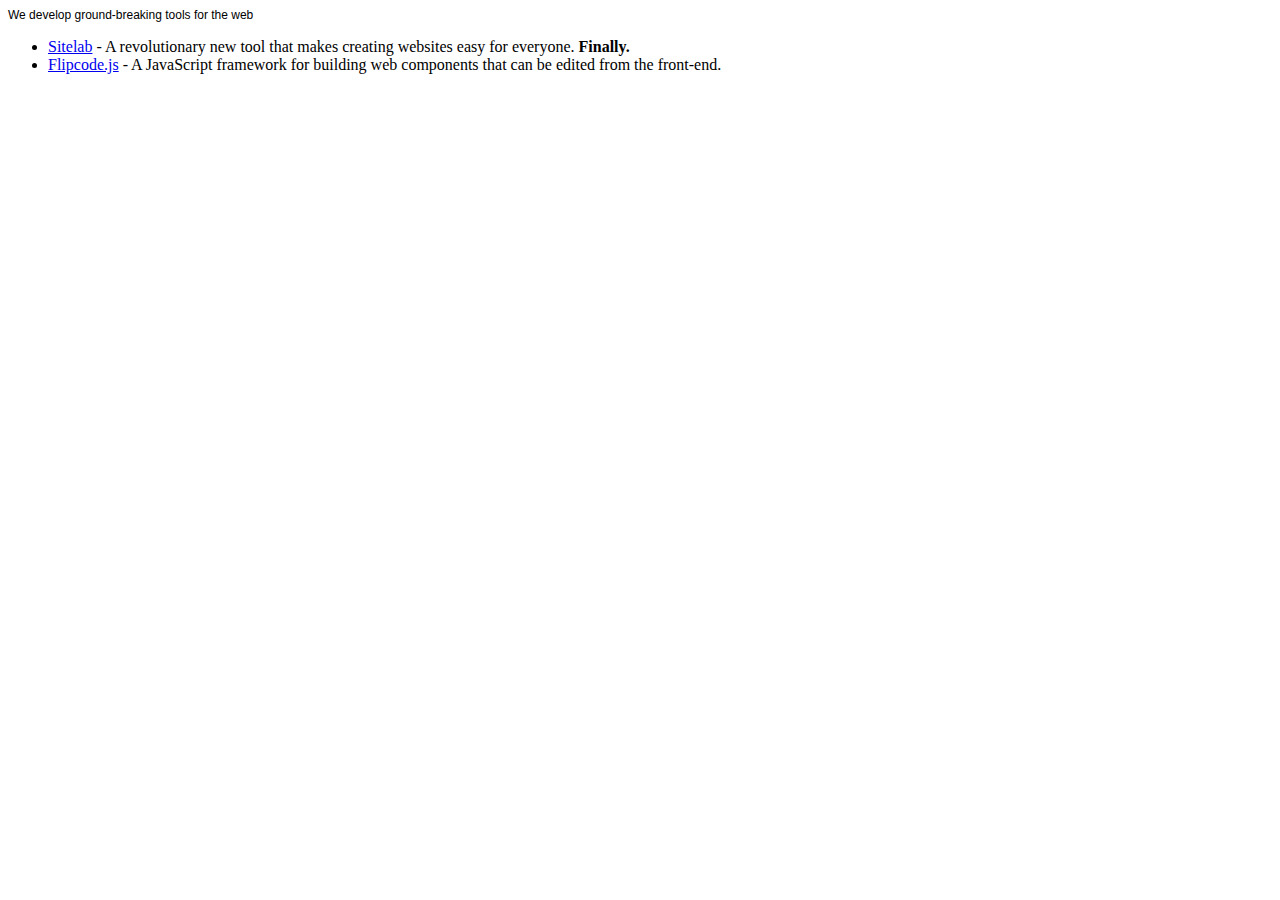
<file: index.html>
<!DOCTYPE html PUBLIC "-//W3C//DTD HTML 4.01//EN" "http://www.w3.org/TR/html4/strict.dtd">
<html>
<head>
  <meta http-equiv="Content-Type" content="text/html; charset=utf-8">
  <meta http-equiv="Content-Style-Type" content="text/css">
  <title></title>
  <meta name="Generator" content="Cocoa HTML Writer">
  <meta name="CocoaVersion" content="1404.47">
  <style type="text/css">
    p.p1 {margin: 0.0px 0.0px 0.0px 0.0px; font: 12.0px Helvetica}
  </style>
</head>
<body>
<p class="p1">We develop ground-breaking tools for the web</p>
<ul>
  <li><a href="./getsitelab">Sitelab</a> - A revolutionary new tool that makes creating websites easy for everyone. <strong>Finally.</strong></li>
  <li><a href="./flipcodejs">Flipcode.js</a> - A JavaScript framework for building web components that can be edited from the front-end.</li>
</ul>
</body>
</html>
</file>
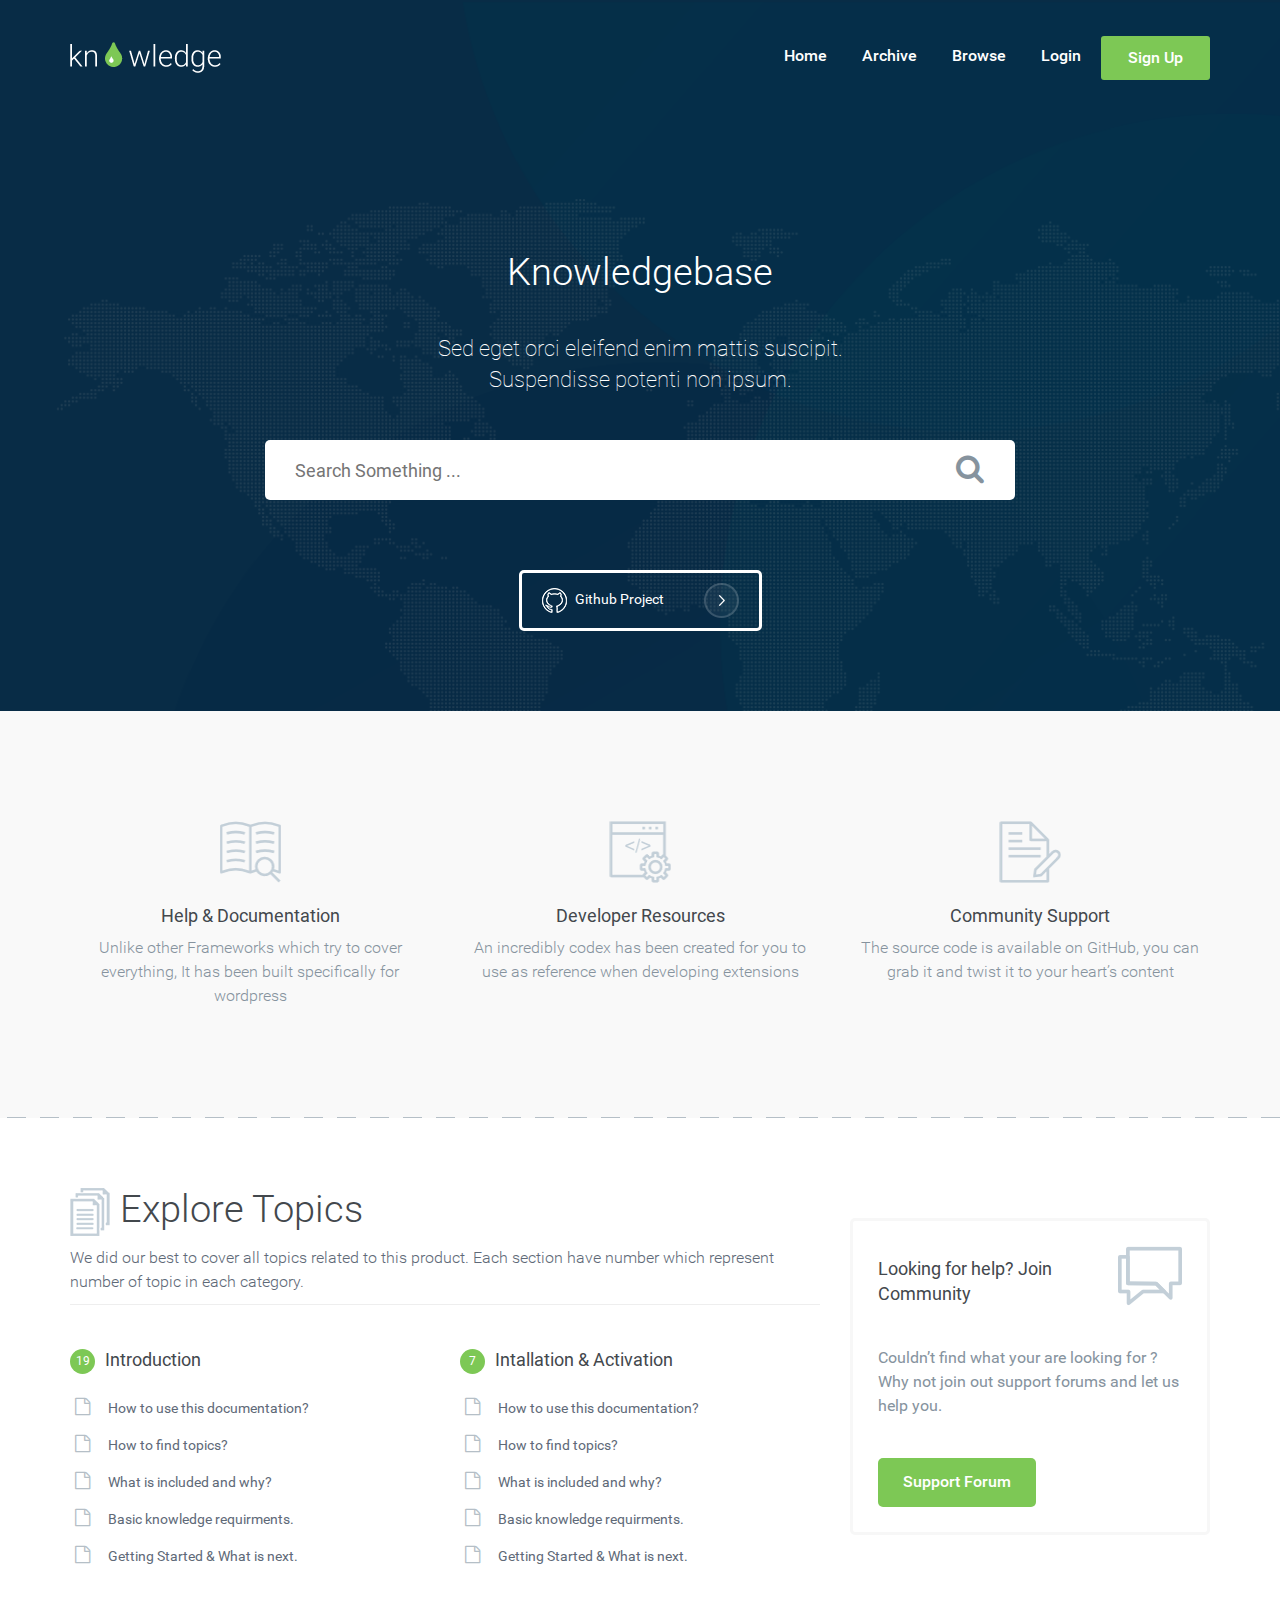
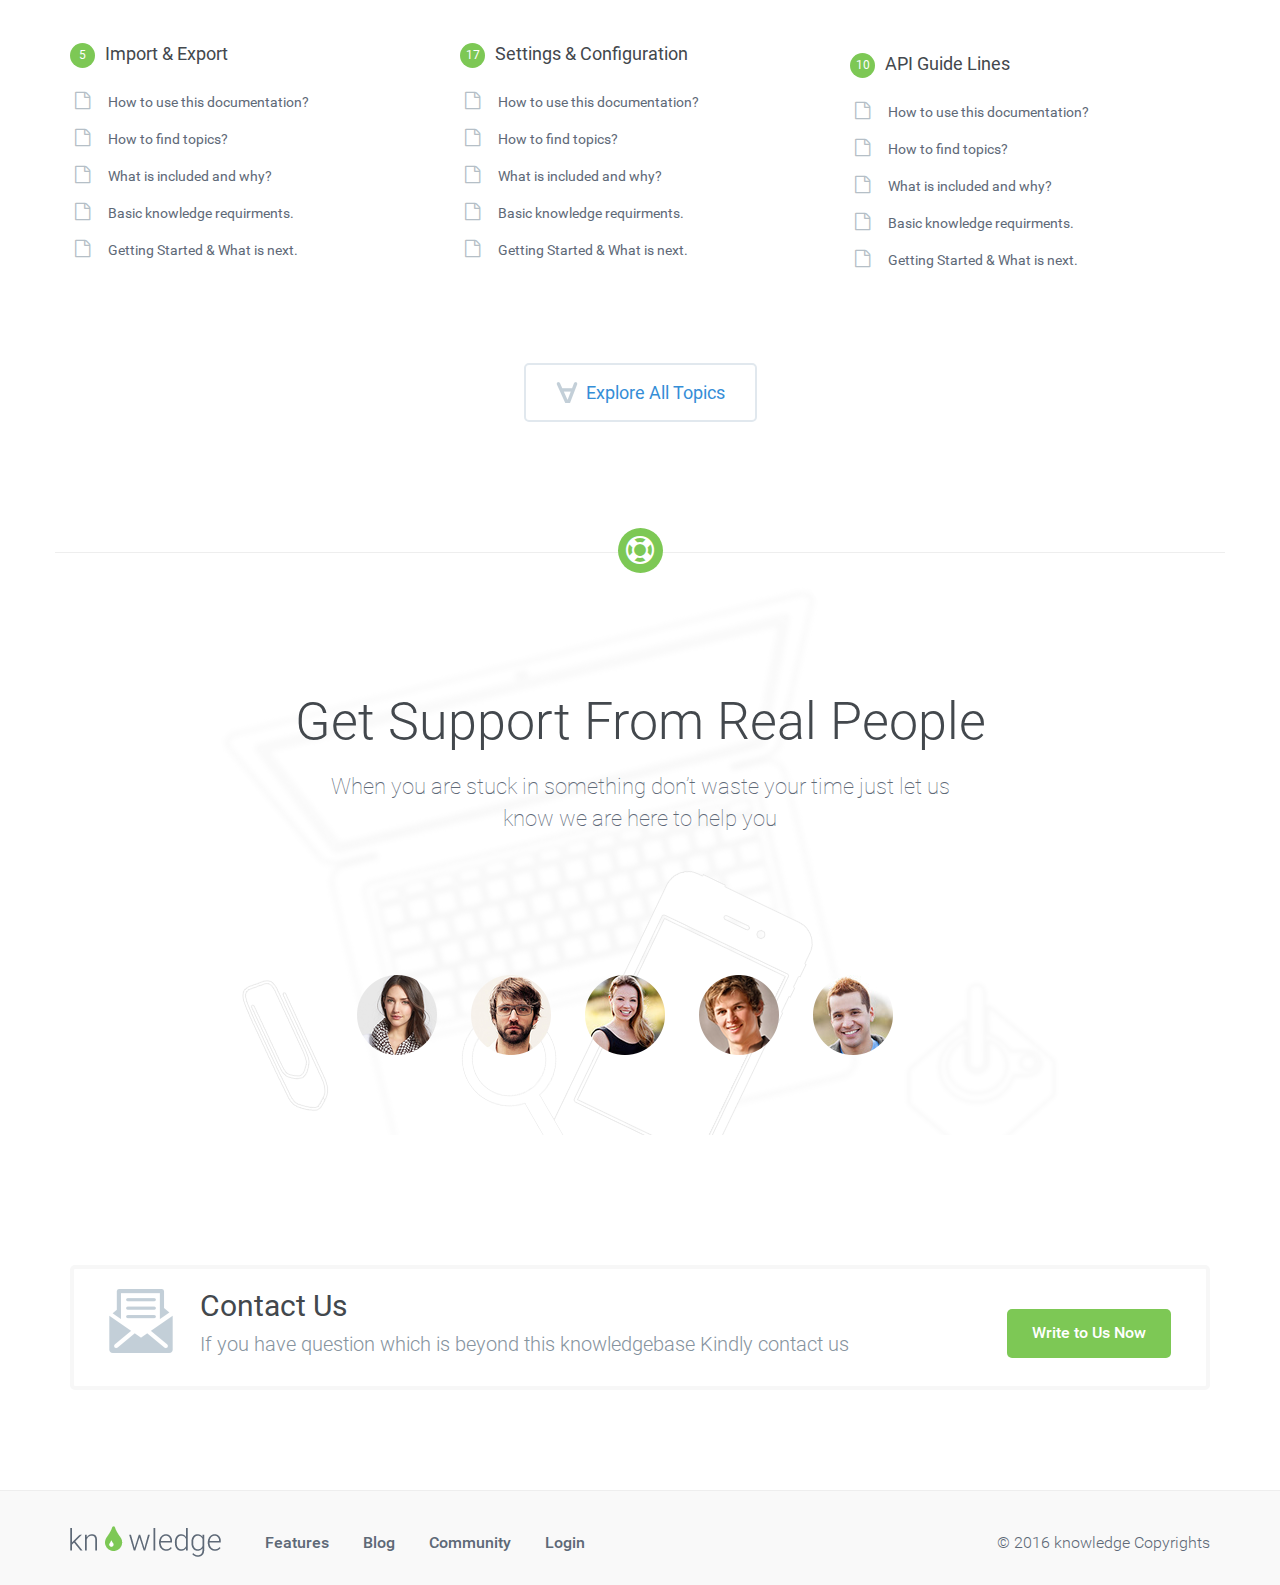
<file: flipcodejs.com/index.html>
<!DOCTYPE html>
<html lang="en">
<head>
    <meta charset="utf-8">
    <meta name="viewport" content="width=device-width, initial-scale=1">

    <title>Knowledge</title>

    <!-- CSS -->
    <link href="css/css.css" rel="stylesheet" type="text/css">

    <link rel="stylesheet" href="css/bootstrap.min.css">
    <link rel="stylesheet" href="css/font-awesome.min.css">
    <link rel="stylesheet" href="css/main.css">
</head>
<body>

<!-- Header -->

<header id="hero" class="hero overlay">
    <nav class="navbar">
    <div class="container">
        <div class="navbar-header">
            <button type="button" class="navbar-toggle collapsed" data-toggle="collapse" data-target="#navbar-collapse" aria-expanded="false">
                <span class="sr-only">Toggle navigation</span>
                <span class="fa fa-bars"></span>
            </button>
            <a href="/index.html" class="brand">
                <img src="img/logo.png" alt="Knowledge">
            </a>
        </div>
        <div class="navbar-collapse collapse" id="navbar-collapse">
            <ul class="nav navbar-nav navbar-right">
                <li>
                    <a href="/">
                        Home
                    </a>
                </li>
                <li>
                    <a href="archive.html">
                        Archive
                    </a>
                </li>
                <li>
                    <a href="browse.html">
                        Browse
                    </a>
                </li>
                <li>
                    <a href="login.html">
                        Login
                    </a>
                </li>
                <li>
                     <a href="register.html" class="btn btn-success nav-btn">Sign Up</a>
                </li>
            </ul>
        </div>
    </div>
</nav>
    <div class="masthead text-center">
        <div class="container">
            <div class="row">
                <div class="col-md-8 col-md-offset-2">
                    <h1>Knowledgebase</h1>
                    <p class="lead text-muted">Sed eget orci eleifend enim mattis suscipit. Suspendisse potenti non ipsum.</p>
                    <form>
                        <input type="text" class="search-field" placeholder="Search Something ... ">
                        <button type="submit"><i class="fa fa-search"></i></button>
                    </form>
                    <a href="#" class="btn btn-hero"><span class="icon-git"></span> Github Project<span class="icon-right"></span></a>
                </div>
            </div>
        </div>
    </div>
</header>


<!-- Features -->

<section id="features" class="features bgc-light-gray">
    <div class="container ">
        <div class="row features-section">
            <div class="text-center col-sm-4">
                <div class="media-body">
                    <span class="icon"><img src="img/icon1.png" alt=""></span>
                    <h3>Help & Documentation</h3>
                    <p class="text-muted">Unlike other Frameworks which try to cover everything, It has been built specifically for wordpress</p>
                </div>
            </div>
            <div class="text-center col-sm-4">
                <div class="media-body">
                    <span class="icon"><img src="img/icon2.png" alt=""></span>
                    <h3>Developer Resources</h3>
                    <p class="text-muted">An incredibly codex has been created for you to use as reference when developing extensions</p>
                </div>
            </div>
            <div class="text-center col-sm-4">
                <div class="media-body">
                    <span class="icon"><img src="img/icon3.png" alt=""></span>
                    <h3>Community Support</h3>
                    <p>The source code is available on GitHub, you can grab it and twist it to your heart’s content</p>
                </div>
            </div>
        </div>
    </div>
</section>


<!-- Topics -->
<section class="topics">
    <div class="container">
        <div class="row">
            <div class="col-lg-8">
                <header>
                    <h2><span class="icon-pages"></span>Explore Topics</h2>
                    <p>We did our best to cover all topics related to this product. Each section have number which represent number of topic in each category.</p>
                </header>
                <div class="row">
                    <div class="col-sm-6">
                        <div class="topics-list">
                            <h3><a href="#"><span class="badge">19</span>Introduction</a></h3>
                            <ul>
                                <li><a href="single.html"> How to use this documentation? </a></li>
                                <li><a href="single.html"> How to find topics? </a></li>
                                <li><a href="single.html"> What is included and why? </a></li>
                                <li><a href="single.html"> Basic knowledge requirments. </a></li>
                                <li><a href="single.html"> Getting Started & What is next. </a></li>
                            </ul>
                        </div>
                    </div>
                    <div class="col-sm-6">
                        <div class="topics-list">
                            <h3><a href="#"><span class="badge">7</span>Intallation & Activation</a></h3>
                            <ul>
                                <li><a href="#"> How to use this documentation? </a></li>
                                <li><a href="#"> How to find topics? </a></li>
                                <li><a href="#"> What is included and why? </a></li>
                                <li><a href="#"> Basic knowledge requirments. </a></li>
                                <li><a href="#"> Getting Started & What is next. </a></li>
                            </ul>
                        </div>
                    </div>
                </div>
                <div class="row">
                    <div class="col-sm-6">
                        <div class="topics-list">
                            <h3><a href="#"><span class="badge">5</span>Import & Export</a></h3>
                            <ul>
                                <li><a href="#"> How to use this documentation? </a></li>
                                <li><a href="#"> How to find topics? </a></li>
                                <li><a href="#"> What is included and why? </a></li>
                                <li><a href="#"> Basic knowledge requirments. </a></li>
                                <li><a href="#"> Getting Started & What is next. </a></li>
                            </ul>
                        </div>
                    </div>
                    <div class="col-sm-6">
                        <div class="topics-list">
                            <h3><a href="#"><span class="badge">17</span>Settings & Configuration</a></h3>
                            <ul>
                                <li><a href="#"> How to use this documentation? </a></li>
                                <li><a href="#"> How to find topics? </a></li>
                                <li><a href="#"> What is included and why? </a></li>
                                <li><a href="#"> Basic knowledge requirments. </a></li>
                                <li><a href="#"> Getting Started & What is next. </a></li>
                            </ul>
                        </div>
                    </div>
                </div>
            </div>
            <div class="col-lg-4">
                <div class="sidebar">
                    <div class="widget widget-support-forum">
                        <span class="icon icon-forum"></span>
                            <h4>Looking for help? Join Community</h4>

                            <p>Couldn’t find what your are looking for ? Why not join out support forums and let us help you.</p>


                        <a href="#" class="btn btn-success">Support Forum</a>
                    </div>

                <!--******************************* Lists *******************************-->

                    <div class="pt-50">
                        <div class="topics-list">
                            <h3><a href="#"><span class="badge">10</span>API Guide Lines</a></h3>
                            <ul>
                                <li><a href="#"> How to use this documentation? </a></li>
                                <li><a href="#"> How to find topics? </a></li>
                                <li><a href="#"> What is included and why? </a></li>
                                <li><a href="#"> Basic knowledge requirments. </a></li>
                                <li><a href="#"> Getting Started & What is next. </a></li>
                            </ul>
                        </div>
                    </div>
                </div>
             </div>
            <div class="topics-btn text-center">
                <a class="btn btn-default" href="archive.html"><span class="icon-adn"></span> Explore All Topics</a>
            </div>
        </div>

    </div>
</section>


<!-- Support Section -->

<section class="support-section text-white section ">
    <div class="container">
        <div class="row">
            <div class="divider"><i class="fa fa-support"></i></div>
            <header class="text-center">
                <h2 class="section-title">Get Support From Real People</h2>
                <p class="section-subtitle">When you are stuck in something don’t waste your time just let us know we are here to help you</p>
            </header>
                <ul class="members">
                    <li><img src="img/u1.png" alt=""></li>
                    <li><img src="img/u2.png" alt=""></li>
                    <li><img src="img/u3.png" alt=""></li>
                    <li><img src="img/u4.png" alt=""></li>
                    <li><img src="img/u5.png" alt=""></li>
                </ul>
        </div>
    </div>
</section>


<!-- Call To Action -->

<section class="section">
    <div class="container">
        <div class="row call-to-action">

                <div class="col-lg-1">
                     <span class="icon icon-envelope"></span>
                </div>
                <div class="col-lg-9">
                <h3>Contact Us</h3>
                <p>If you have question which is beyond this knowledgebase Kindly contact us</p>
                </div>
            <div class="col-lg-2">
                <a href="#" class="btn btn-success btn-action">Write to Us Now</a>
                </div>

        </div>
    </div>
</section>

    <footer>
        <div class="container">
            <div class="row">
                <div class="col-lg-2 col-md-3 col-sm-3">
                    <a href="#" class="brand">
                        <img src="img/logo2.png" alt="Knowledge">
                        <span class="circle"></span>
                    </a>
                </div>
                <div class="col-lg-7 col-md-5 col-sm-9">
                    <ul class="footer-links">
                        <li><a href="#">Features</a></li>
                        <li><a href="#">Blog</a></li>
                        <li><a href="#">Community</a></li>
                        <li><a href="login.html">Login</a></li>
                    </ul>
                </div>
                <div class="col-lg-3 col-md-4 col-sm-12">
                    <div class="copyright">
                        <p>© 2016 knowledge Copyrights</p>
                    </div>
                </div>
            </div>
        </div>
    </footer>

    <script src="js/jquery-1.12.3.min.js"></script>
    <script src="js/bootstrap.min.js"></script>
    <script src="js/main.js"></script>
</body>
</html>
</file>
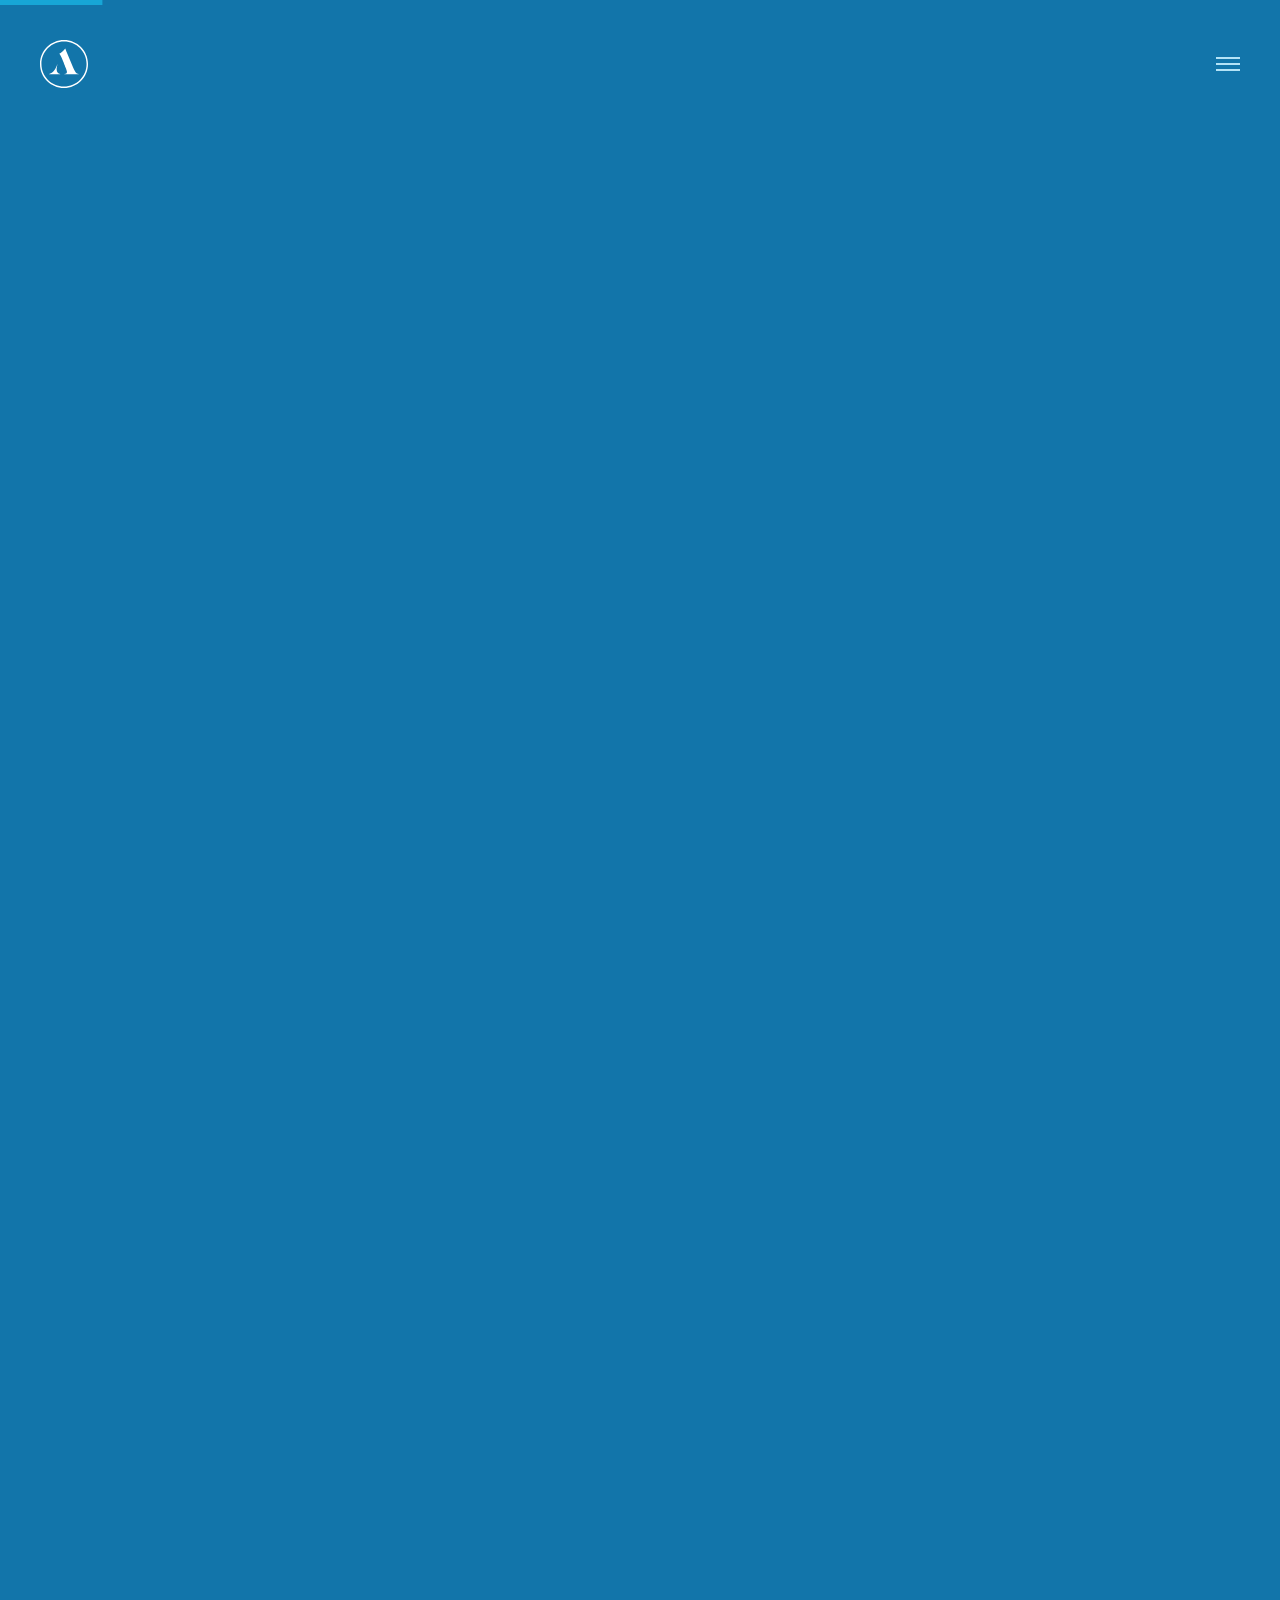
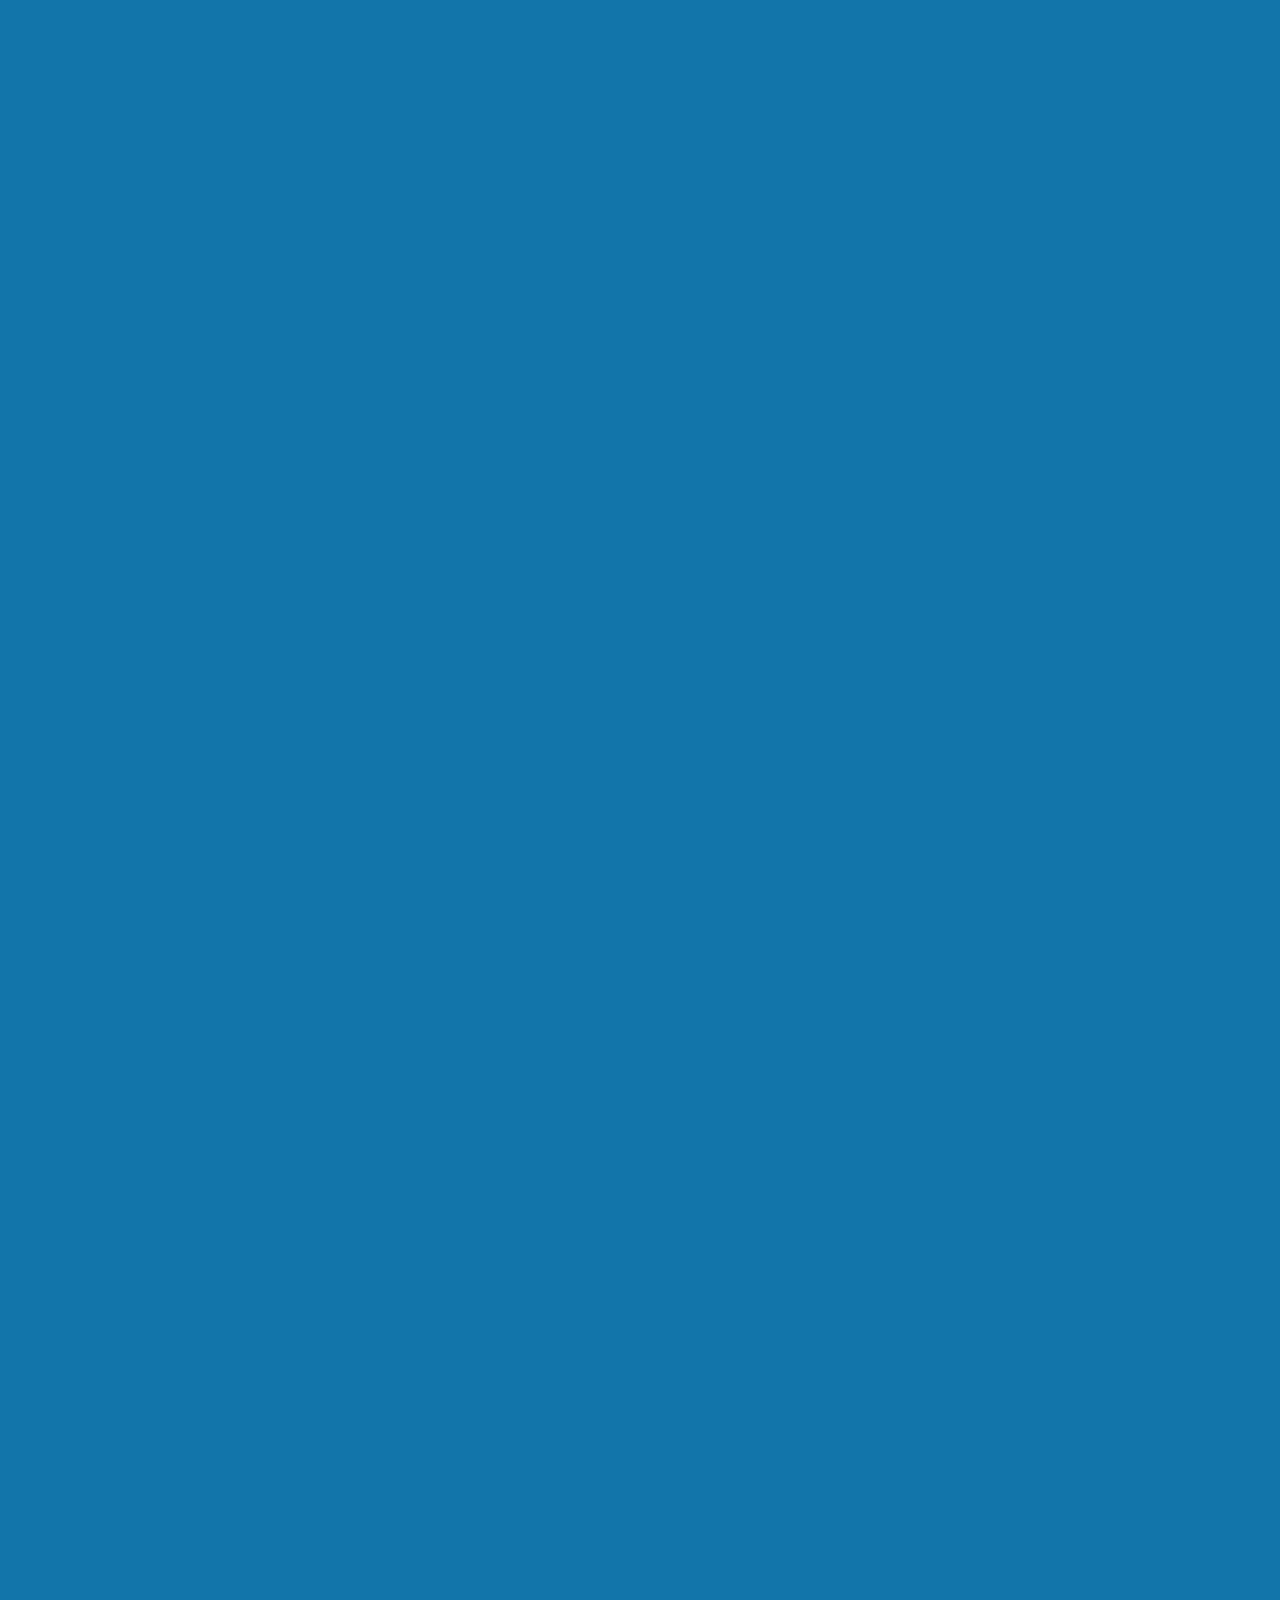
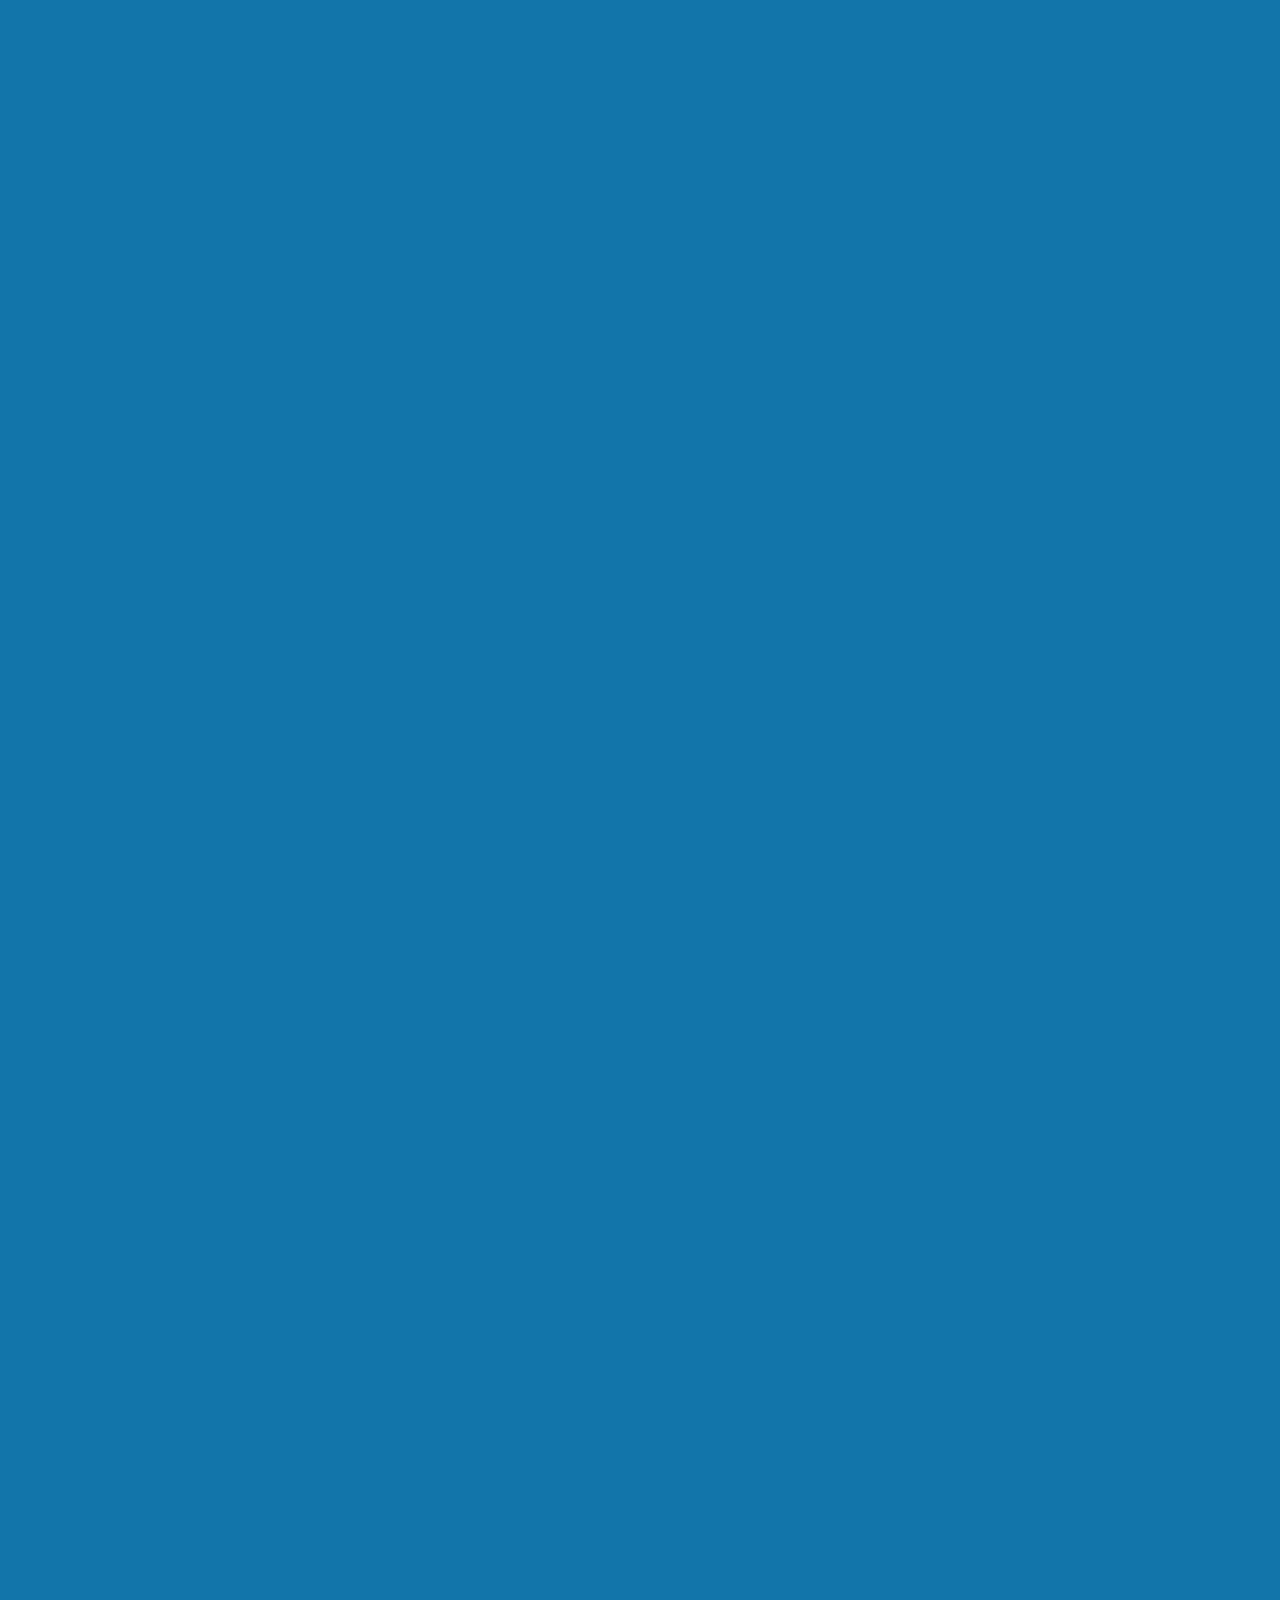
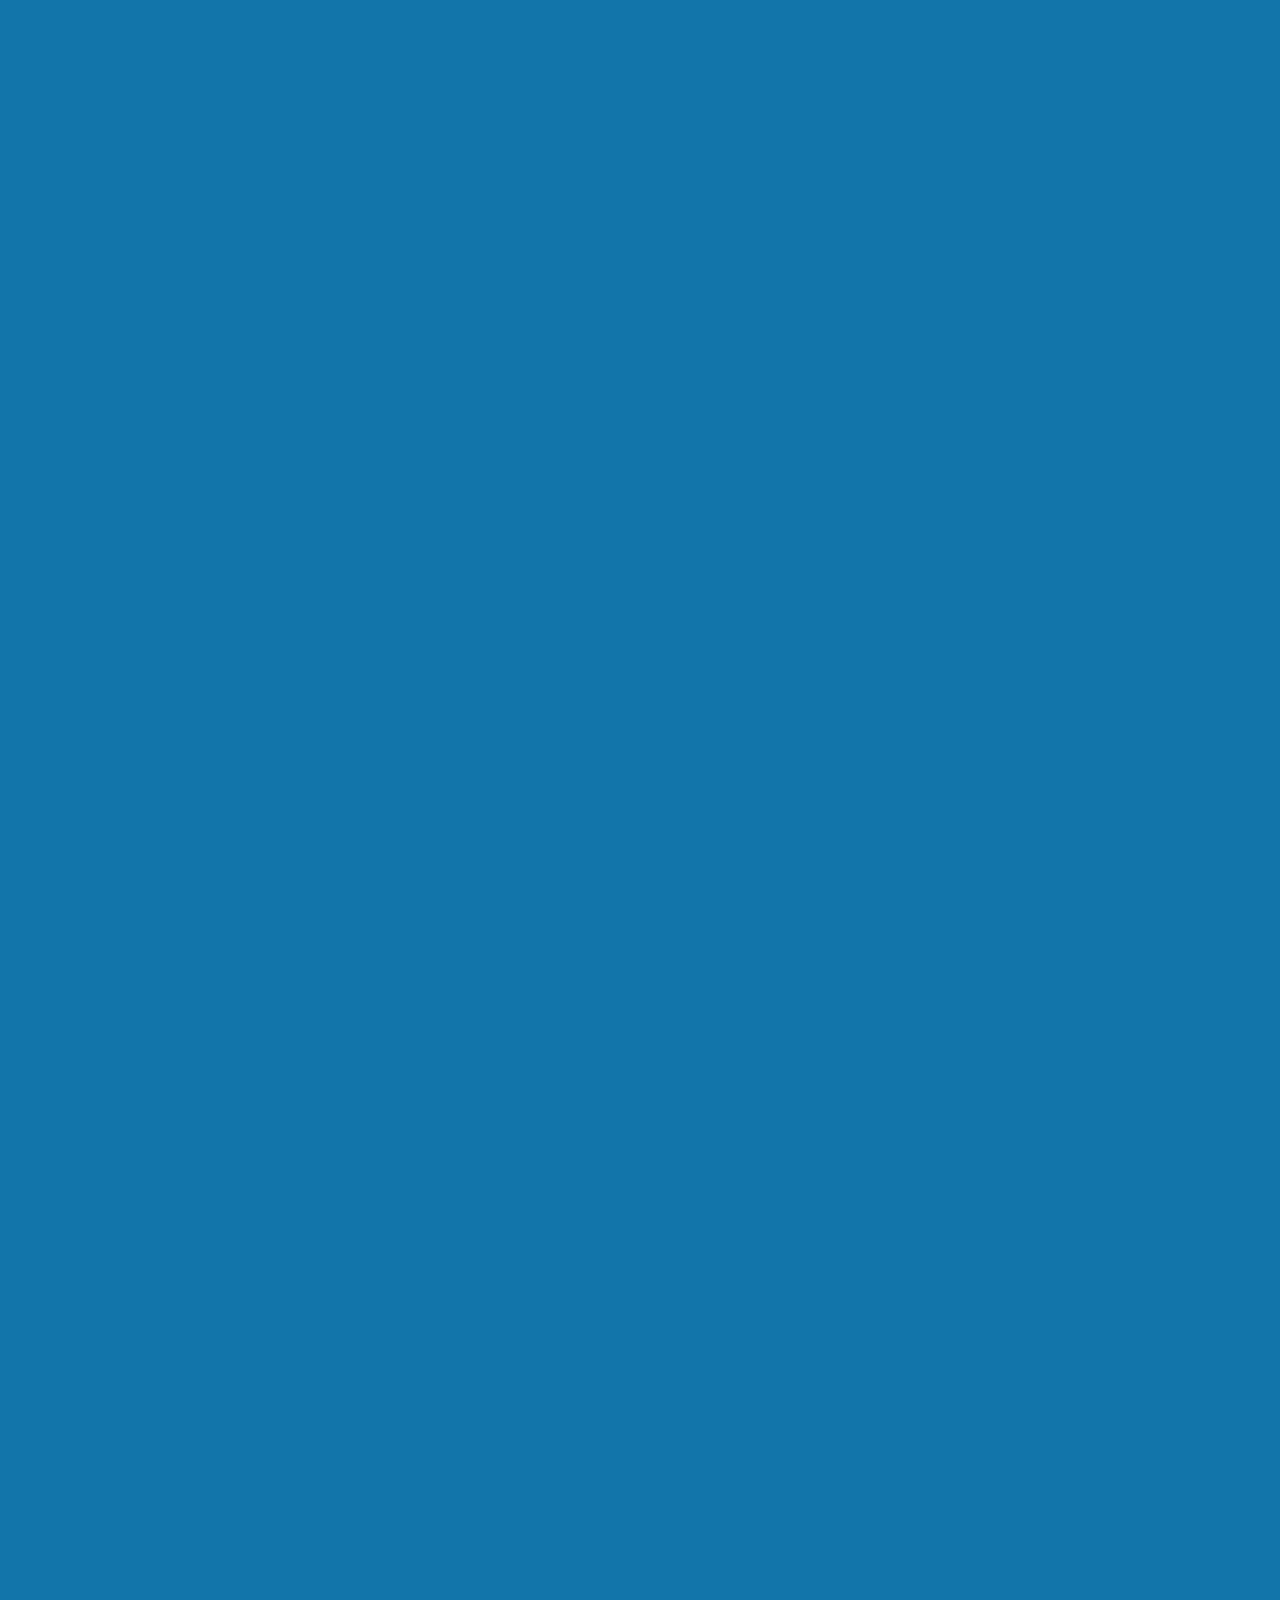
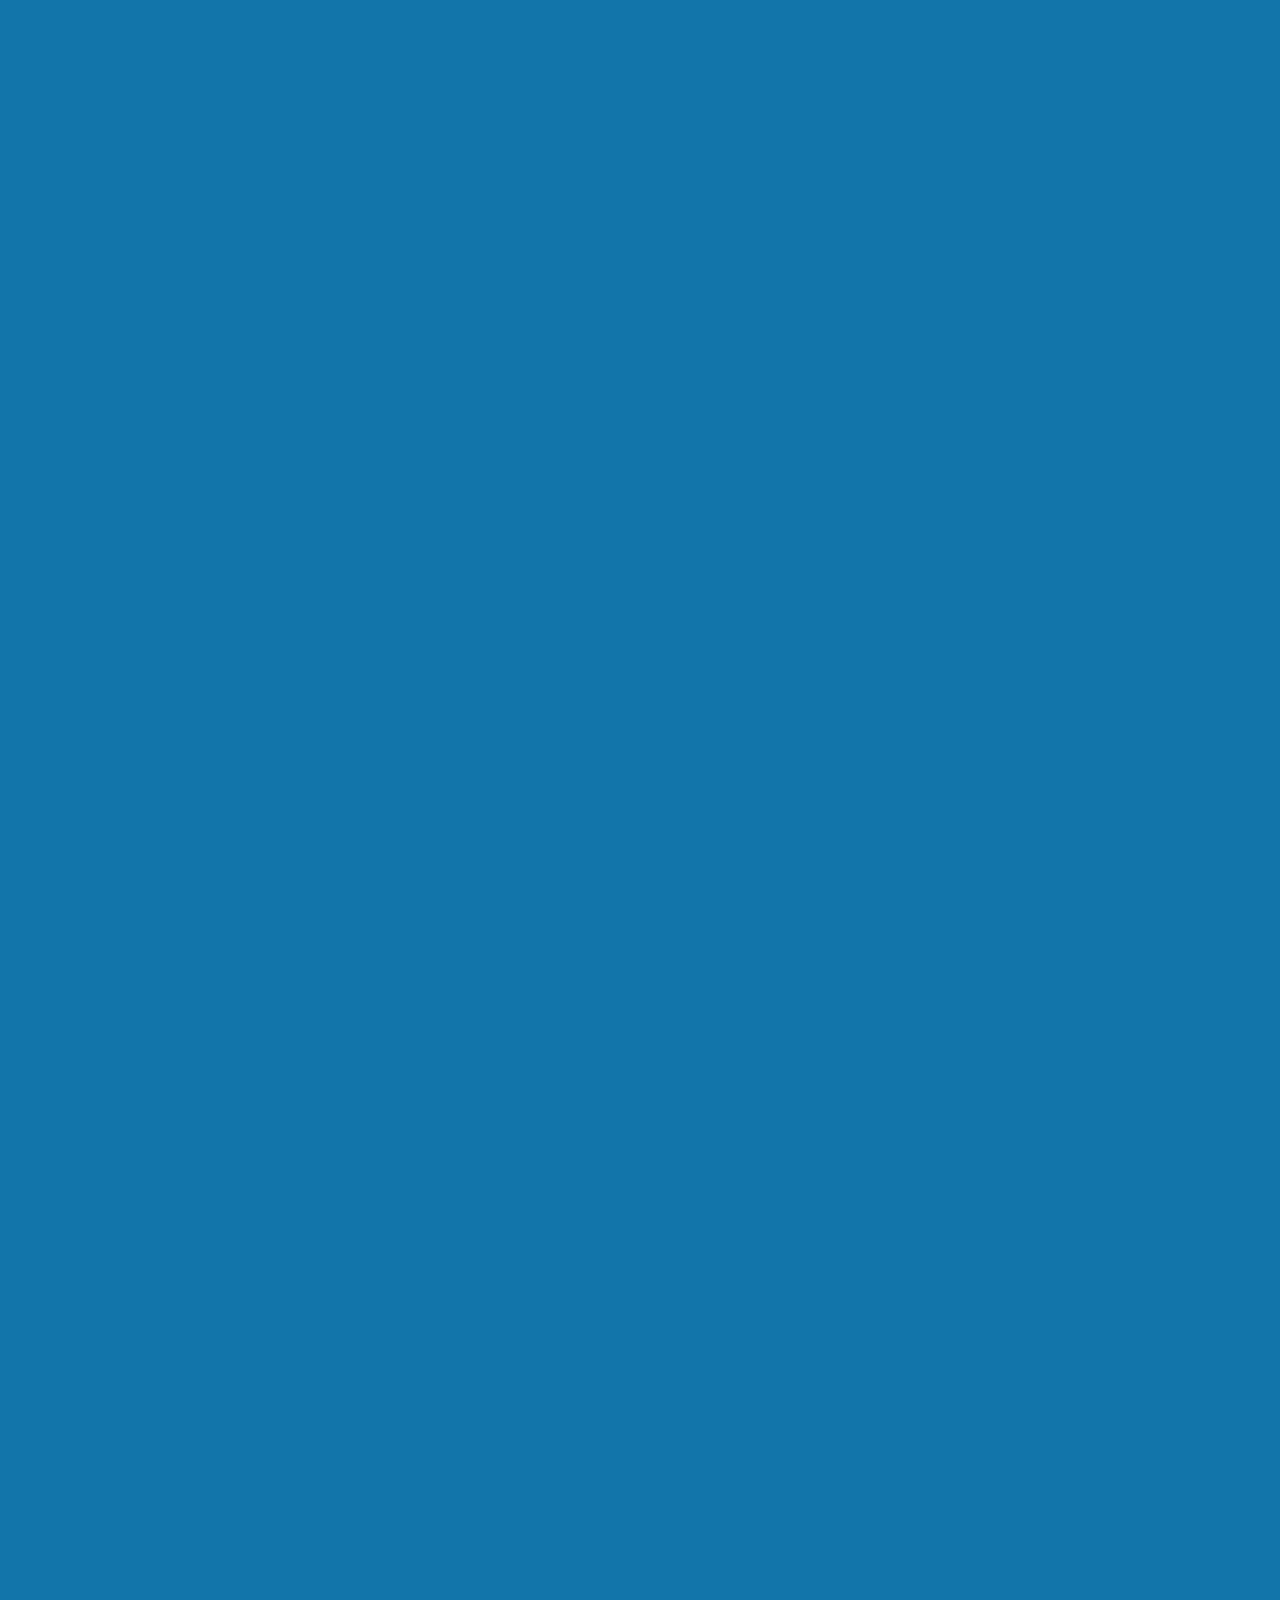
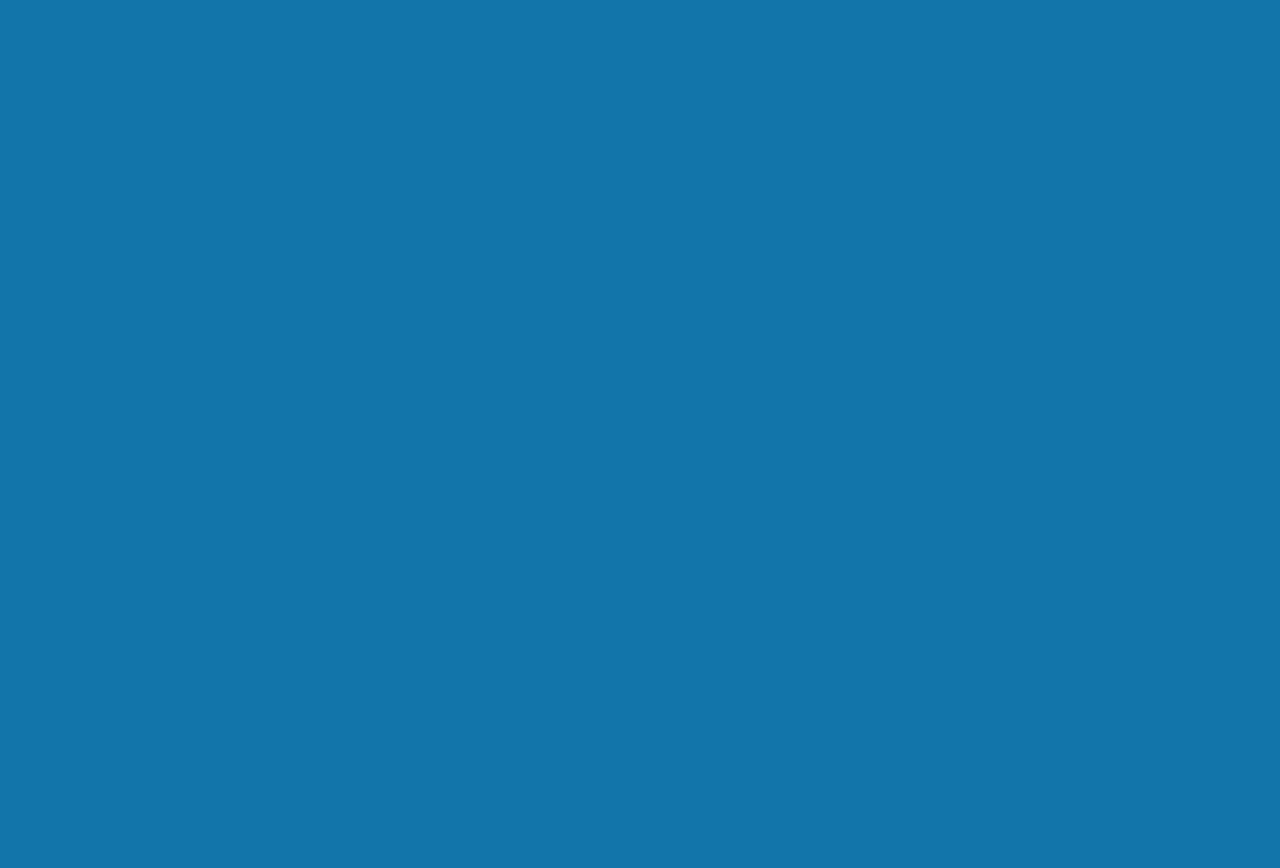
<file: getflipcode.com/index.html>
<!DOCTYPE html>
<html lang="en-US">
	<head>
		<meta charset="UTF-8">
		<meta name="viewport" content="width=device-width, initial-scale=1.0, maximum-scale=1.0">
		<meta name="description" content="">
		<meta name="google-site-verification" content="ncFEMVdOdQVGhhO9CD0nBu5wjNtYaGRpu2y6rQ_Rhns">
		<title>Avenue &rsaquo; LinkedIn Redesign</title>
		<link rel="pingback" href="http://avenuestud.io/xmlrpc.php">
		<!--[if lt IE 9]><script src="http://html5shim.googlecode.com/svn/trunk/html5.js"></script><![endif]-->
		<link type="text/css" rel="stylesheet" href="css/reset.css">
		<script type="text/javascript" src="js/25f15f6f-9877-42cd-9b7f-e3ea99d22361.js"></script><style id="ce-fontset" type="text/css">body, textarea, input { font-family: "Proxima N W01 Light", Helvetica, Arial, sans-serif !important; font-style: normal; font-weight: 300;}.light { font-family: "Proxima N W01 Light", Helvetica, Arial, sans-serif !important; font-style: normal; font-weight: 300; }.regular { font-family: "Proxima N W01 Reg", Helvetica, Arial, sans-serif !important; font-style: normal; font-weight: 400; }.bold, .wysiwyg-ce h1, .wysiwyg-ce h2, .wysiwyg-ce h3, .wysiwyg-ce h4, .wysiwyg-ce h5, .wysiwyg-ce h6, #semplice h1, #semplice h2, #semplice h3, #semplice h4, #semplice h5, #semplice h6 { font-family: "Caslon Graphique W01 D", Helvetica, Arial, sans-serif; font-style: normal; font-weight: 400; }</style>		<link type="text/css" rel="stylesheet" href="css/style.css">
		<style type="text/css" id="semplice-custom-css">.cover-63 .cover-headline h1 { font-size: 72px !important; line-height: 87px !important; }@media (min-width: 980px) and (max-width: 1199px) {.cover-63 .cover-headline h1 { font-size: 48px !important; line-height: 55.384615384615px !important; }}@media (min-width: 768px) and (max-width: 979px) {.cover-63 .cover-headline h1 { font-size: 42.352941176471px !important; line-height: 51.428571428571px !important; }}@media (max-width: 767px) {.cover-63 .cover-headline h1 { font-size: 27.692307692308px !important; line-height: 32.727272727273px !important; }}@media (max-width: 567px) {.cover-63 .cover-headline h1 { font-size: 21.176470588235px !important; line-height: 24px !important; }}#content { height: 100%; }.cover-63, .cover-63 .cover-image, .cover-63 .video-fadein { background-color: #1089ba !important; }.cover-63 .cover-image { background-image: url(http://avenuestud.io/wp-content/uploads/2014/11/linkedin-redesign-cover.jpg); }.cover-63 .cover-image { opacity: 1; }.cover-63 .cover-image { background-repeat: no-repeat !important; }.cover-63 .cover-image { background-size: cover; }.cover-63 .cover-image { background-position: top center; }.cover-63 .cover-headline h1 { color: #ffffff !important; }.cover-63 .cover-headline h1 { text-transform: none !important; }.bar { background: #17a6d6 !important; }.cover-63 .see-more .icon svg { fill: #15b7c6 !important; }.cover-63 .see-more:hover .icon { transform: scale(1.15);-ms-transform: scale(1.15);-webkit-transform: scale(1.15); }#navbar-bg { background: #006891 !important; }#fullscreen-menu { background: rgb(18, 117, 170); background: rgba(18, 117, 170, 0.90); }#navbar-bg { opacity: 0; }#navbar { border-bottom: 1px solid transparent !important; }.transparent { opacity: 0 !important; }@media (max-width: 767px) {.transparent { background: #006891 !important; }}#navbar .controls a .nav-icon { background: #b3e3f7 !important; }#navbar .controls a svg { fill: #b3e3f7 !important; }#fullscreen-menu .menu-inner nav ul li a, .follow-links ul li a svg, nav.standard ul li a { letter-spacing: 0px !important; }#fullscreen-menu .menu-inner nav ul li a, .follow-links ul li a svg, nav.standard ul li a { color: #ffffff !important; }.follow-links ul li a svg { fill: #ffffff !important; }#fullscreen-menu .menu-inner nav ul li a { border-color:  !important; }#fullscreen-menu .menu-inner nav ul li.current-menu-item a, #fullscreen-menu .menu-inner nav ul li.current_page_item a, nav.standard ul li.current-menu-item a, nav.standard ul li.current_page_item a, #fullscreen-menu .menu-inner nav ul li.current-menu-item a:hover, #fullscreen-menu .menu-inner nav ul li.current_page_item a:hover, nav.standard ul li.current-menu-item a:hover, nav.standard ul li.current_page_item a:hover, .is-work nav.standard ul li.portfolio-grid a, .is-work #fullscreen-menu .menu-inner nav ul li.portfolio-grid a { color: #ffffff !important; }#fullscreen-menu .menu-inner nav ul li.current-menu-item a, #fullscreen-menu .menu-inner nav ul li.current_page_item a, #fullscreen-menu .menu-inner nav ul li.current-menu-item a:hover, #fullscreen-menu .menu-inner nav ul li.current_page_item a:hover, .is-work #fullscreen-menu .menu-inner nav ul li.portfolio-grid a { border-color:  !important; }#fullscreen-menu .menu-inner nav ul li a:hover, .follow-links ul li a svg, nav.standard ul li a:hover { color: #1dbbf9 !important; }.follow-links ul li a:hover svg { fill: #1dbbf9 !important; }#fullscreen-menu .menu-inner nav ul li a:hover { border-color:  !important; }#fullscreen-menu .menu-inner nav { margin-top: 70px !important; }.logo svg { fill: #ffffff !important; }.logo svg { width: 48px; height: 48px; }header { top: -128px; }#navbar, #navbar-bg, .controls a, .controls a span { height: 128px; }#navbar .controls a .nav-icon { margin-top: 64px !important; }.navbar-inner { height: 128px; overflow: hidden; }.controls a svg, div.header-icon { margin-top: 52px; }section#blog, .post-password-form, section#not-found { margin-top: 128px !important; }#fullscreen-menu .menu-inner nav.align-top { margin-top: 128px !important; transform: none; -webkit-transform: none; }#fullscreen-menu .menu-inner nav { margin-top: 128px !important; }.menu-style-nobutton ul li a, nav.standard ul li a { line-height: 128px !important; }.title-top { top: 128px; }#project-panel-header, #project-panel-footer, .project-panel { background: #e7eaed !important; }.project-panel h3 { color: #000000 !important; }div.close-project-panel svg { stroke: #000000 !important; }.project-panel-thumb h3 { color: #000000 !important; }.project-panel-thumb h3 span { color: #bababa !important; }.project-panel-title h3 { opacity: 0; }#project-panel-header, .project-panel-button { display: none !important; }.share-box { background: #043e5c !important; }.semplice-share .text { background: #043e5c !important; }.semplice-share .text { color: #ffffff !important; }.share-box .semplice-share .text { border-color: #1275aa !important; }.wysiwyg, .wysiwyg p, .wysiwyg pre, .post-heading h2, #post .wysiwyg .meta p span, p.quote, .wysiwyg h1, .wysiwyg h2, .wysiwyg h3, .wysiwyg h4, .wysiwyg h5, .wysiwyg h6, #category-archives h4, h4#comments, .comment-autor, .comment-autor a, .comment-time, .comment-content p, h3#reply-title, .comments-pagination, .meta p a, section#comment h3#comments, .no-results, blockquote p, .quote-container p, .result-header h3 { color: #898f93!important ;}.archives-close svg { fill: #898f93!important ;}abbr, acronym { border-color: #898f93 !important;}#post .wysiwyg  a, .wysiwyg-ce a, #post .wysiwyg p a, p.quote a, .next p a, .previous p a, a.page-numbers, #category-archives nav ul li a, .cover-headline a { color: #f15a47!important ;}#post .wysiwyg { border-color: #f15a47!important ;}#post .semplice-share .button a { color: white !important; }#post .wysiwyg a:hover, .wysiwyg-ce a:hover, #post .wysiwyg p a:hover, .post-heading p a:hover, #post .wysiwyg .meta p a:hover, p.quote a:hover, #post .wysiwyg a.more-link:hover, .description a.more-link:hover, .next p a:hover, .previous p a:hover, #category-archives nav ul li a:hover, a.comment-edit-link:hover, a.comment-reply-link:hover, a.page-numbers:hover, section#category-archives nav ul li a:hover,  .cover-headline a:hover { color: #666666!important ;}#post .semplice-share .button a:hover { color: white !important; }.post-heading h2 a, .result-header h3, #category-archives h2 { color: #ffffff!important ;}.post-heading p, .post-heading p a, #post .wysiwyg .meta p a { color: #898f93!important ;}#comment { background-color: #f9f9f9 !important;}form#commentform textarea, form#commentform input { background-color: #f9f9f9 !important;}form#commentform #submit, form#commentform input, form#commentform textarea { color: #000000 !important; }form#commentform textarea::-webkit-input-placeholder { color: #000000 !important; opacity: .5 !important;}form#commentform textarea::-moz-placeholder { color: #000000 !important; opacity: .5 !important;}form#commentform textarea:-ms-input-placeholder { color: #000000 !important; opacity: .5 !important;}form#commentform textareainput:-moz-placeholder { color: #000000 !important; opacity: .5 !important;}form#commentform input::-webkit-input-placeholder { color: #000000 !important; opacity: .5 !important;}form#commentform input::-moz-placeholder { color: #000000 !important; opacity: .5 !important;}form#commentform input:-ms-input-placeholder { color: #000000 !important; opacity: .5 !important;}form#commentform inputinput:-moz-placeholder { color: #000000 !important; opacity: .5 !important;}form#commentform textarea, form#commentform input { border-color: #e0e0e0 !important;}#post .wysiwyg a.more-link, .description a.more-link { color: #acacac !important; }#post .wysiwyg a.more-link, .description a.more-link { border-color: #e6e6e6!important ;}.edit-reply a { color: #aaaaaa!important ;}.edit-reply a { border-color: #e6e6e6!important ;}.post-divider { background: #e6e6e6!important ;}.post-password-form input, .result-header, #category-archives h4, .comment-content, pre, tt, code, kbd, blockquote, .wysiwyg table, .description table, .wysiwyg-ce table , .wysiwyg table th, .wysiwyg table td, .description table th, .description table td, .wysiwyg-ce table th, .wysiwyg-ce table td { border-color: #e6e6e6!important ;}.search-field { background: #ffffff!important ;}.search-field { border-color: #e6e6e6!important ;}.search-field { color: #000000!important ;}.close-search svg { fill: #000000 !important;}.search-form input::-webkit-input-placeholder { color: #000000 !important; opacity: 1;}.search-form input::-moz-placeholder { color: #000000 !important; opacity: 1;}.search-form input:-ms-input-placeholder { color: #000000 !important; opacity: 1;}body {background-color: #1275aa !important;}.to-the-top a svg { fill: #ffffff !important; }.no-gutter-grid-sizer { width: 8.3333% !important; }.no-gutter-gutter-sizer { width: 0px; }.remove-gutter-yes { margin: 0px !important; }.masonry-span0{ width: 0% !important; }.masonry-span1{ width: 8.3333% !important; }.masonry-span2{ width: 16.6667% !important; }.masonry-span3{ width: 25% !important; }.masonry-span4{ width: 33.3333% !important; }.masonry-span5{ width: 41.6667% !important; }.masonry-span6{ width: 50% !important; }.masonry-span7{ width: 58.3333% !important; }.masonry-span8{ width: 66.6667% !important; }.masonry-span9{ width: 75% !important; }.masonry-span10{ width: 83.3333% !important; }.masonry-span11{ width: 91.6667% !important; }.masonry-span12{ width: 100% !important; }@media (max-width: 767px) {.masonry-span1, .masonry-span2, .masonry-span3, .masonry-span4, .masonry-span5, .masonry-span6, .masonry-span7, .masonry-span8, .masonry-span9, .masonry-span10, .masonry-span11, .masonry-span12 { width: 100% !important; }}.lightbox-overlay { background-color: rgba(255,255,255,0.98); -webkit-animation: fadein 0.35s; -moz-animation: fadein 0.35s; -ms-animation: fadein 0.35s; -o-animation: fadein 0.35s; animation: fadein 0.35s; }@keyframes fadein { from { background-color: rgba(255,255,255,0); } to { background-color: rgba(255,255,255,0.98); } }@-moz-keyframes fadein { from { background-color: rgba(255,255,255,0); } to { background-color: rgba(255,255,255,0.98); } }@-webkit-keyframes fadein { from { background-color: rgba(255,255,255,0); } to { background-color: rgba(255,255,255,0.98); } }@-ms-keyframes fadein { from { background-color: rgba(255,255,255,0); } to { background-color: rgba(255,255,255,0.98); } }@-o-keyframes fadein { from { background-color: rgba(255,255,255,0); } to { background-color: rgba(255,255,255,0.98); } }#post .post-heading p { display: none !important; }
#post .post-heading p a:last-child { display: none !important; }
#comment { display: none !important; }
.logo svg { width: 48px; height: 48px; }</style>
					<link rel="shortcut icon" href="img/favicon.png">
							<script>
  (function(i,s,o,g,r,a,m){i['GoogleAnalyticsObject']=r;i[r]=i[r]||function(){
  (i[r].q=i[r].q||[]).push(arguments)},i[r].l=1*new Date();a=s.createElement(o),
  m=s.getElementsByTagName(o)[0];a.async=1;a.src=g;m.parentNode.insertBefore(a,m)
  })(window,document,'script','//www.google-analytics.com/analytics.js','ga');

  ga('create', 'UA-56399209-1', 'auto');
  ga('send', 'pageview');

</script>                <script type="text/javascript">
			window.onunload = function(){};
		</script>
		<link rel="dns-prefetch" href="//s.w.org">
		<script type="text/javascript">
			window._wpemojiSettings = {"baseUrl":"https:\/\/s.w.org\/images\/core\/emoji\/2.2.1\/72x72\/","ext":".png","svgUrl":"https:\/\/s.w.org\/images\/core\/emoji\/2.2.1\/svg\/","svgExt":".svg","source":{"concatemoji":"http:\/\/avenuestud.io\/wp-includes\/js\/wp-emoji-release.min.js?ver=4.7"}};
			!function(a,b,c){function d(a){var b,c,d,e,f=String.fromCharCode;if(!k||!k.fillText)return!1;switch(k.clearRect(0,0,j.width,j.height),k.textBaseline="top",k.font="600 32px Arial",a){case"flag":return k.fillText(f(55356,56826,55356,56819),0,0),!(j.toDataURL().length<3e3)&&(k.clearRect(0,0,j.width,j.height),k.fillText(f(55356,57331,65039,8205,55356,57096),0,0),b=j.toDataURL(),k.clearRect(0,0,j.width,j.height),k.fillText(f(55356,57331,55356,57096),0,0),c=j.toDataURL(),b!==c);case"emoji4":return k.fillText(f(55357,56425,55356,57341,8205,55357,56507),0,0),d=j.toDataURL(),k.clearRect(0,0,j.width,j.height),k.fillText(f(55357,56425,55356,57341,55357,56507),0,0),e=j.toDataURL(),d!==e}return!1}function e(a){var c=b.createElement("script");c.src=a,c.defer=c.type="text/javascript",b.getElementsByTagName("head")[0].appendChild(c)}var f,g,h,i,j=b.createElement("canvas"),k=j.getContext&&j.getContext("2d");for(i=Array("flag","emoji4"),c.supports={everything:!0,everythingExceptFlag:!0},h=0;h<i.length;h++)c.supports[i[h]]=d(i[h]),c.supports.everything=c.supports.everything&&c.supports[i[h]],"flag"!==i[h]&&(c.supports.everythingExceptFlag=c.supports.everythingExceptFlag&&c.supports[i[h]]);c.supports.everythingExceptFlag=c.supports.everythingExceptFlag&&!c.supports.flag,c.DOMReady=!1,c.readyCallback=function(){c.DOMReady=!0},c.supports.everything||(g=function(){c.readyCallback()},b.addEventListener?(b.addEventListener("DOMContentLoaded",g,!1),a.addEventListener("load",g,!1)):(a.attachEvent("onload",g),b.attachEvent("onreadystatechange",function(){"complete"===b.readyState&&c.readyCallback()})),f=c.source||{},f.concatemoji?e(f.concatemoji):f.wpemoji&&f.twemoji&&(e(f.twemoji),e(f.wpemoji)))}(window,document,window._wpemojiSettings);
		</script>
		<style type="text/css">
img.wp-smiley,
img.emoji {
	display: inline !important;
	border: none !important;
	box-shadow: none !important;
	height: 1em !important;
	width: 1em !important;
	margin: 0 .07em !important;
	vertical-align: -0.1em !important;
	background: none !important;
	padding: 0 !important;
}
</style>
<link rel="stylesheet" id="semplice-mediaelement-css-css" href="css/mediaelement.css" type="text/css" media="all">
<script type="text/javascript" src="js/jquery.js"></script>
<script type="text/javascript" src="js/jquery-migrate.min.js"></script>
<link rel="https://api.w.org/" href="http://avenuestud.io/wp-json/">
<link rel="EditURI" type="application/rsd+xml" title="RSD" href="http://avenuestud.io/xmlrpc.php?rsd">
<link rel="wlwmanifest" type="application/wlwmanifest+xml" href="http://avenuestud.io/wp-includes/wlwmanifest.xml">
<link rel="prev" title="Adelaide Festival Centre" href="http://avenuestud.io/work/adelaide-festival-centre/">
<link rel="next" title="Stream" href="http://avenuestud.io/work/stream/">
<meta name="generator" content="WordPress 4.7">
<link rel="canonical" href="http://avenuestud.io/work/linkedin-redesign-concept/">
<link rel="shortlink" href="http://avenuestud.io/?p=63">
<link rel="alternate" type="application/json+oembed" href="http://avenuestud.io/wp-json/oembed/1.0/embed?url=http%3A%2F%2Favenuestud.io%2Fwork%2Flinkedin-redesign-concept%2F">
<link rel="alternate" type="text/xml+oembed" href="http://avenuestud.io/wp-json/oembed/1.0/embed?url=http%3A%2F%2Favenuestud.io%2Fwork%2Flinkedin-redesign-concept%2F&#038;format=xml">
		<!-- Facebook -->
		<meta property="og:title" content="Avenue &rsaquo; LinkedIn Redesign">
		<meta property="og:url" content="http://avenuestud.io/work/linkedin-redesign-concept/">
		<meta property="og:site_name" content="Avenue">
							<meta property="og:image" content="">

		<!-- bottom admin bar -->
		<style>html{margin-top:0px!important;}#wpadminbar{top:auto!important;bottom:0;}}</style>
	</head>
	<body class="work-template-default single single-work postid-63 is-work">
				<div id="project-panel-header">

<!-- Project Panel -->
<section id="project-panel" class="fade">
	<div class="project-panel">
		<div class="container">
			<div class="row">
				<div class="project-panel-title span11">
					<h3 class="bold fs-28px">More selected projects</h3>
				</div>
								<div class="project-panel-close span1">
            		<div class="close-project-panel light"><svg version="1.1" id="Ebene_1" xmlns="http://www.w3.org/2000/svg" xmlns:xlink="http://www.w3.org/1999/xlink" x="0px" y="0px" width="20px" height="20px" viewbox="0 0 20 20" enable-background="new 0 0 20 20" xml:space="preserve">
<g>

		<rect x="-4.164" y="9.532" transform="matrix(0.706 0.7082 -0.7082 0.706 10.0446 -4.1327)" width="28.329" height="1"/>
</g>
<g>
	<rect x="9.5" y="-4.142" transform="matrix(0.7071 0.7071 -0.7071 0.7071 10 -4.1421)" width="1" height="28.284"/>
</g>
</svg>
</div>
				</div>
							</div>

			<div class="row">
        		<div class="project-panel-thumbs">
														<div class="project-panel-thumb">
										<a class="project-panel-link" data-project-panel="true" href="http://avenuestud.io/work/only/" title="Only China">
																							<img alt="Only China" src="img/only-project-circle.png" width="340" height="232">
																						<h3>Only China<br><span class="regular">Website Design</span></h3>
										</a>
									</div>
														<div class="project-panel-thumb">
										<a class="project-panel-link" data-project-panel="true" href="http://avenuestud.io/work/zero/" title="Zero">
																							<img alt="Zero" src="img/zero-project-panel-circle.png" width="340" height="232">
																						<h3>Zero<br><span class="regular">Branding · Website Design</span></h3>
										</a>
									</div>
														<div class="project-panel-thumb">
										<a class="project-panel-link" data-project-panel="true" href="http://avenuestud.io/work/stream/" title="Stream">
																							<img alt="Stream" src="img/stream-project-panel-circle.png" width="340" height="232">
																						<h3>Stream<br><span class="regular">UI Design · UX Design</span></h3>
										</a>
									</div>
														<div class="project-panel-thumb">
										<a class="project-panel-link" data-project-panel="true" href="http://avenuestud.io/work/linkedin-redesign-concept/" title="LinkedIn Redesign">
																							<img alt="LinkedIn Redesign" src="img/linkedin-project-panel-circle.png" width="340" height="232">
																						<h3>LinkedIn Redesign<br><span class="regular">UI Design · UX Design</span></h3>
										</a>
									</div>
														<div class="project-panel-thumb">
										<a class="project-panel-link" data-project-panel="true" href="http://avenuestud.io/work/adelaide-festival-centre/" title="Adelaide Festival Centre">
																							<img alt="Adelaide Festival Centre" src="img/afc-project-panel-circle.png" width="340" height="232">
																						<h3>Adelaide Festival Centre<br><span class="regular">Website Design</span></h3>
										</a>
									</div>
														<div class="project-panel-thumb">
										<a class="project-panel-link" data-project-panel="true" href="http://avenuestud.io/work/pavilion-by-stratco/" title="Pavilion by Stratco">
																							<img alt="Pavilion by Stratco" src="img/pavilion-project-panel-circle.png" width="340" height="232">
																						<h3>Pavilion by Stratco<br><span class="regular">Website Design</span></h3>
										</a>
									</div>
														<div class="project-panel-thumb">
										<a class="project-panel-link" data-project-panel="true" href="http://avenuestud.io/work/burnside-village/" title="Burnside Village">
																							<img alt="Burnside Village" src="img/burnside-project-panel-circle.png" width="340" height="232">
																						<h3>Burnside Village<br><span class="regular">Website Design</span></h3>
										</a>
									</div>
					        		</div>
			</div>
		</div>
	</div>
</section>
		</div>
						<header>
			<div id="navbar-bg" class="transparent" data-transparent-bar="true" data-navbar-opacity="0" data-dropdown-transparent="disabled"><!-- header bar background --></div>
			<div id="navbar">
			<div class="fluid-container"><div class="logo fluid-logo  fourty"><a id="logo" data-logo-height="48" class="has-logo" href="http://avenuestud.io" title="Avenue"><svg version="1.1" id="Layer_1" xmlns="http://www.w3.org/2000/svg" xmlns:xlink="http://www.w3.org/1999/xlink" x="0px" y="0px" viewbox="0 0 70 70" style="enable-background:new 0 0 70 70;" xml:space="preserve">
<g>
	<g>
		<path d="M46.3,35.5l-6.7-16.1c-1-2.4-1.8-4.4-2.7-7c-2.8,3.5-6.4,6.6-8.8,7.7c0.8,0.8,1.4,1.7,2,2.7c2.4,4.2,7,16.8,7,16.8
			c1.4,3.4,2.2,5.7,2.2,7.1c0,1.9-1.2,2.8-3.7,2.9V50h20.8v-0.5C52.6,49.3,51.7,48.2,46.3,35.5z"/>
		<path d="M24.3,43.1c0-2.4,1.3-8.4,1.3-8.4l-0.7,1.9c-2.7,7.4-7.2,12.5-11.5,12.9V50h16v-0.5C26.2,49.3,24.3,46.9,24.3,43.1z"/>
	</g>
	<g>
		<path d="M35,70C15.7,70,0,54.3,0,35S15.7,0,35,0s35,15.7,35,35S54.3,70,35,70z M35,2.1C16.8,2.1,2.1,16.8,2.1,35
			S16.8,67.9,35,67.9S67.9,53.2,67.9,35S53.2,2.1,35,2.1z"/>
	</g>
</g>
</svg>
</a></div><div class="fluid-menu "><div class="controls">
					<a class="open-nav">
						<span class="nav-icon"></span>
					</a>

					<a class="project-panel-button menu-icon">
						<span><svg version="1.1" id="Ebene_1" xmlns="http://www.w3.org/2000/svg" xmlns:xlink="http://www.w3.org/1999/xlink" x="0px" y="0px" width="16px" height="24px" viewbox="0 0 16 24" enable-background="new 0 0 16 24" xml:space="preserve">
<rect x="12" y="5" width="4" height="2"/>
<rect x="6" y="5" width="4" height="2"/>
<rect y="5" width="4" height="2"/>
<rect x="12" y="11" width="4" height="2"/>
<rect x="6" y="11" width="4" height="2"/>
<rect y="11" width="4" height="2"/>
<rect x="12" y="17" width="4" height="2"/>
<rect x="6" y="17" width="4" height="2"/>
<rect y="17" width="4" height="2"/>
</svg></span>
					</a>
				</div></div></div>			</div>
		</header>
		<div id="fullscreen-menu" class="standard-height">
			<div class="menu-inner">
				<nav class="fs-24px light">
					<ul id="menu-menu-1" class="menu"><li id="menu-item-302" class="menu-item menu-item-type-post_type menu-item-object-page menu-item-home menu-item-302"><a href="http://avenuestud.io/">Work</a></li>
<li id="menu-item-396" class="menu-item menu-item-type-post_type menu-item-object-page menu-item-396"><a href="http://avenuestud.io/info/">About</a></li>
<li id="menu-item-305" class="menu-item menu-item-type-custom menu-item-object-custom menu-item-305"><a href="http://inspirationgrid.com">Inspiration</a></li>
</ul>				</nav>
				<div class="follow-links">
					<ul>
						    <li><a class="facebook social-link" href="https://www.facebook.com/avenuedesign" title="Facebook" target="_blank"><svg version="1.1" id="Ebene_1" xmlns="http://www.w3.org/2000/svg" xmlns:xlink="http://www.w3.org/1999/xlink" x="0px" y="0px" viewbox="0 0 16 16" enable-background="new 0 0 16 16" xml:space="preserve">
<path d="M4.025,5.291H5.68V4.541V3.805V3.683c0-0.708,0.018-1.802,0.533-2.479C6.755,0.487,7.5,0,8.781,0
	c2.087,0,2.966,0.297,2.966,0.297l-0.414,2.451c0,0-0.689-0.199-1.333-0.199c-0.643,0-1.219,0.23-1.219,0.873v0.26v0.858v0.751
	h2.638l-0.184,2.393H8.781V16H5.68V7.684H4.025V5.291"/>
</svg>
</a></li>
    <li><a class="twitter social-link" href="https://twitter.com/avenue_studio" title="Twitter" target="_blank"><svg version="1.1" id="Ebene_1" xmlns="http://www.w3.org/2000/svg" xmlns:xlink="http://www.w3.org/1999/xlink" x="0px" y="0px" viewbox="0 0 16 16" enable-background="new 0 0 16 16" xml:space="preserve">
<path d="M16,3.536c-0.589,0.261-1.221,0.438-1.885,0.517c0.678-0.406,1.198-1.05,1.443-1.816c-0.634,0.376-1.337,0.649-2.085,0.797
	c-0.599-0.638-1.452-1.037-2.396-1.037c-1.813,0-3.283,1.47-3.283,3.282c0,0.257,0.029,0.508,0.085,0.748
	c-2.728-0.137-5.147-1.444-6.766-3.43c-0.283,0.485-0.444,1.049-0.444,1.65c0,1.139,0.579,2.144,1.46,2.732
	C1.592,6.963,1.086,6.816,0.643,6.57c0,0.014,0,0.027,0,0.041c0,1.59,1.132,2.917,2.633,3.219C3,9.905,2.71,9.945,2.411,9.945
	c-0.212,0-0.417-0.021-0.618-0.059c0.418,1.304,1.63,2.253,3.066,2.28c-1.123,0.88-2.539,1.405-4.077,1.405
	c-0.265,0-0.526-0.016-0.783-0.046C1.453,14.456,3.178,15,5.032,15c6.038,0,9.34-5.002,9.34-9.34c0-0.142-0.003-0.284-0.01-0.425
	C15.003,4.773,15.56,4.195,16,3.536z"/>
</svg>
</a></li>
    <li><a class="behance social-link" href="https://www.behance.net/avenuestudio" title="Behance" target="_blank"><svg version="1.1" id="Ebene_1" xmlns="http://www.w3.org/2000/svg" xmlns:xlink="http://www.w3.org/1999/xlink" x="0px" y="0px" viewbox="0 0 22 16" enable-background="new 0 0 22 16" xml:space="preserve">
<g>
	<path d="M6.38,1c0.647,0,1.231,0.057,1.765,0.174C8.676,1.289,9.129,1.48,9.512,1.741c0.377,0.262,0.672,0.61,0.883,1.048
		c0.206,0.432,0.31,0.973,0.31,1.612c0,0.692-0.155,1.27-0.464,1.732C9.93,6.595,9.472,6.973,8.86,7.267
		c0.833,0.243,1.45,0.671,1.859,1.28c0.411,0.613,0.612,1.346,0.612,2.206c0,0.697-0.131,1.297-0.394,1.801
		c-0.265,0.511-0.626,0.925-1.07,1.244c-0.448,0.322-0.963,0.559-1.54,0.713c-0.57,0.154-1.162,0.231-1.768,0.231H0V1H6.38z
		 M5.995,6.552c0.528,0,0.965-0.127,1.311-0.385c0.343-0.254,0.509-0.674,0.509-1.25c0-0.32-0.055-0.584-0.166-0.789
		C7.534,3.923,7.382,3.762,7.189,3.65C6.999,3.533,6.783,3.452,6.534,3.409C6.288,3.36,6.031,3.341,5.767,3.341H2.98v3.211H5.995z
		 M6.159,12.402c0.294,0,0.573-0.026,0.836-0.086c0.266-0.059,0.503-0.153,0.702-0.291c0.199-0.133,0.364-0.316,0.484-0.548
		c0.12-0.23,0.178-0.529,0.178-0.891c0-0.708-0.196-1.211-0.587-1.517C7.382,8.767,6.86,8.618,6.219,8.618H2.98v3.784H6.159z"/>
	<path d="M15.579,12.356c0.403,0.4,0.986,0.601,1.74,0.601c0.543,0,1.012-0.139,1.406-0.417c0.39-0.277,0.627-0.574,0.719-0.882
		h2.37c-0.381,1.198-0.959,2.053-1.747,2.568C19.287,14.742,18.337,15,17.229,15c-0.772,0-1.466-0.127-2.09-0.377
		c-0.623-0.253-1.144-0.608-1.582-1.07c-0.427-0.464-0.759-1.013-0.995-1.658c-0.234-0.641-0.352-1.351-0.352-2.121
		c0-0.744,0.122-1.439,0.362-2.081c0.244-0.645,0.582-1.201,1.026-1.667c0.445-0.469,0.973-0.839,1.588-1.11
		c0.615-0.269,1.293-0.405,2.043-0.405c0.829,0,1.555,0.162,2.177,0.492c0.62,0.325,1.129,0.766,1.528,1.319
		c0.399,0.551,0.683,1.182,0.861,1.889c0.176,0.706,0.238,1.443,0.187,2.215h-7.071C14.912,11.212,15.174,11.956,15.579,12.356z
		 M18.671,7.128c-0.32-0.36-0.862-0.554-1.523-0.554c-0.43,0-0.786,0.073-1.071,0.223c-0.279,0.148-0.507,0.332-0.681,0.548
		c-0.174,0.22-0.292,0.453-0.361,0.701c-0.069,0.242-0.11,0.462-0.123,0.656h4.379C19.227,8.006,18.992,7.491,18.671,7.128z"/>
	<rect x="14.362" y="1.922" width="5.485" height="1.356"/>
</g>
</svg>
</a></li>
    <li><a class="linkedin social-link" href="https://www.linkedin.com/company/avenue" title="Linked In" target="_blank"><svg version="1.1" id="Ebene_2" xmlns="http://www.w3.org/2000/svg" xmlns:xlink="http://www.w3.org/1999/xlink" x="0px" y="0px" viewbox="0 0 16 16" enable-background="new 0 0 16 16" xml:space="preserve">
<g>
	<g>
		<path d="M14.815,0H1.181C0.529,0,0,0.517,0,1.153v13.693C0,15.483,0.529,16,1.181,16h13.634C15.467,16,16,15.483,16,14.845V1.153
			C16,0.517,15.467,0,14.815,0z M4.745,13.634H2.371V5.999h2.374V13.634z M3.558,4.955c-0.761,0-1.376-0.617-1.376-1.376
			c0-0.759,0.615-1.376,1.376-1.376c0.759,0,1.375,0.617,1.375,1.376C4.934,4.338,4.317,4.955,3.558,4.955z M13.633,13.634h-2.37
			V9.921c0-0.886-0.017-2.025-1.234-2.025c-1.235,0-1.423,0.965-1.423,1.961v3.777H6.234V5.999H8.51v1.043h0.032
			c0.317-0.6,1.091-1.233,2.246-1.233c2.401,0,2.845,1.581,2.845,3.638V13.634z"/>
	</g>
</g>
</svg>
</a></li>
					</ul>
				</div>
			</div>
		</div>
		<div id="wrapper">
			<div id="content">

		<div class="cover-63 fullscreen-cover" data-bg-type="image" data-cover-id="63">		<div class="cover-image" data-parallax-scrolling="enabled"></div>
					<div class="see-more">
			<div class="icon"><svg version="1.1" id="Ebene_2_1_" xmlns="http://www.w3.org/2000/svg" xmlns:xlink="http://www.w3.org/1999/xlink" x="0px" y="0px" width="53px" height="20px" viewbox="0 0 53 20" enable-background="new 0 0 53 20" xml:space="preserve">
<g>
	<polygon points="26.5,17.688 9.114,3.779 10.303,2.312 26.5,15.269 42.697,2.313 43.886,3.779 	"/>
</g>
</svg>
</div>
		</div>
	</div>
			<!-- content fade -->
		<div class="fade-content">
			<div id="content-holder" class=""><div id="content_99ouhqcsa" class="content-p" data-sort="1">

















































				<div class="content-container" style="padding-top: 90px;padding-bottom: 70px;background-color: transparent;" data-content-id="content_99ouhqcsa" data-content-type="content-p"><div class="container"><div class="row"><div data-content-id="content_99ouhqcsa" data-paragraph-id="content_99ouhqcsa" data-content-type="content-p" class="wysiwyg-ce offset2 span8"><p style="text-align: center; color:#FFFFFF; letter-spacing: -0.25px;" data-font-size="48px" data-line-height="52px"><span>The web design tool for <span style="font-weight:700">everyone.</span></span><br><span style="color:#299bc3; font-size: 12px; font-weight: 700;">UI Design · UX Design · Concept</span></p><p style="text-align: center; color:#97c5e0;">Working&nbsp;in close collaboration with the CEO and CSO of&nbsp;product innovation company&nbsp;<a target="_blank" href="http://zeroagency.com/"><span style="color:#a3dbfc;">Zero</span></a><span style="color:#97c5e0;">, Avenue produced this redesign concept for LinkedIn, exploring an improved user experience and interface for the professional network, while introducing new tools and considering how we might undertake business in the future.</span></p></div></div></div></div></div><div id="content_0a0g4fd85" class="multi-column" data-sort="1">


				<div class="mc-content-container" style="padding-top: 0px; padding-bottom: 0px; display: block; background-image: url(http://avenuestud.io/wp-admin/post.php?post=63&amp;action=edit&amp;message=1); background-color: transparent; background-position: 50% 0%; background-repeat: no-repeat;" data-content-id="content_0a0g4fd85" data-content-type="multi-column"><div id="masonry-content_0a0g4fd85" class="masonry-full"><div class="masonry-full-inner" style="position: relative; width: 770px; height: 463.125px;"><div class="row"><div class="grid-sizer"></div><div class="gutter-sizer"></div><div class="span8 masonry-item remove-gutter-" style="position: absolute; left: 0px; top: 0px;"><div class="mc-sub-content-container" style="padding-top: 0px;padding-bottom: 0px;padding-right: 0px;padding-left: 0px;background-image: url();background-repeat: no-repeat;background-position: 50% 0%;background-color: #000000;" data-content-id="content_0a0g4fd85" data-content-type="multi-column">
				<div class="single-edit" style="display: none;">
					<ul>
						<li><a class="edit-single" data-single-edit-content-id="column_content_w7xqbl1vx" data-single-edit-column-id="#column_awpllw2tc" data-single-edit-content-type="column-content-oembed">Single Edit</a></li>
						<li><a class="edit-column">Column Edit</a></li>
					</ul>
				</div>
			<div class="responsive-video"><div class="oembed-edit"><div class="is-oembed"></div></div><div class="oembed-content"><iframe src="//player.vimeo.com/video/100085406" width="770" height="433" frameborder="0" title="LinkedIn Redesigned" webkitallowfullscreen="" mozallowfullscreen="" allowfullscreen></iframe></div></div></div></div></div></div></div>
		<script type="text/javascript">
			(function ($) {
				$(document).ready(function () {
					/* init masonry */
					var $container = $("#masonry-content_0a0g4fd85 .masonry-full-inner");
					$container.imagesLoaded( function() {
						$container.masonry({
							itemSelector: ".masonry-item",
							columnWidth: ".grid-sizer",
							gutter: ".gutter-sizer",
							transitionDuration: 0,
							isResizable: true,
							isFitWidth: true
						});
					});
				});
			})(jQuery);
		</script>
		</div></div><div id="content_umk6ivvad" class="content-p" data-sort="1">












				<div class="content-container" style="padding-top: 40px;padding-bottom: 20px;background-color: transparent;" data-content-id="content_umk6ivvad" data-content-type="content-p"><div class="container"><div class="row"><div data-content-id="content_umk6ivvad" data-paragraph-id="content_umk6ivvad" data-content-type="content-p" class="wysiwyg-ce offset3 span6"><p style="color: rgb(151, 197, 224); text-align: center;">As part of the project, we also produced animated segments and interactions&nbsp;for Zero's promotional video (above).</p></div></div></div></div></div><div id="content_ubaj6cpb3" class="content-img" data-sort="1">




				<div class="content-container" style="padding-top: 80px; padding-bottom: 80px; display: block; background-image: url(http://avenuestud.io/wp-admin/post.php?post=63&amp;action=edit&amp;message=1); background-color: transparent; background-position: 50% 0%; background-repeat: no-repeat;" data-content-id="content_ubaj6cpb3" data-content-type="content-img"><div class="container"><div class="row"><div class="span12 image no center has-neg-margin"><img class="ce-image" src="img/01-linkedin-redesign.jpg" alt="01-linkedin-redesign" style="margin-left: -0px;"><img class="live-image" src="img/01-linkedin-redesign.jpg" alt="01-linkedin-redesign" style="margin-left: -0px;"></div></div></div></div></div><div id="content_8n5nzt9cy" class="multi-column" data-sort="1">






				<div class="mc-content-container" style="padding-top: 0px; padding-bottom: 0px; display: block; background-image: url(http://avenuestud.io/wp-admin/post.php?post=63&amp;action=edit); background-color: transparent; background-position: 50% 0%; background-repeat: no-repeat;" data-content-id="content_8n5nzt9cy" data-content-type="multi-column"><div id="masonry-content_8n5nzt9cy" class="container" style="position: relative; height: 671.111px; background-color: transparent;"><div class="row"><div class="grid-sizer"></div><div class="gutter-sizer"></div><div class="span6 masonry-item remove-gutter-" style="position: absolute; left: 0px; top: 0px;"><div class="mc-sub-content-container" style="padding-top: 50px;padding-bottom: 40px;padding-right: 40px;padding-left: 0px;background-image: url();background-repeat: no-repeat;background-position: 50% 0%;background-color: transparent;" data-content-id="content_8n5nzt9cy" data-content-type="multi-column">
				<div class="single-edit" style="display: none;">
					<ul>
						<li><a class="edit-single" data-single-edit-content-id="column_content_ic24qc4nt" data-single-edit-column-id="#column_jsipgwkv6" data-single-edit-content-type="column-content-p">Single Edit</a></li>
						<li><a class="edit-column">Column Edit</a></li>
					</ul>
				</div>
			<div data-content-id="content_8n5nzt9cy" data-paragraph-id="content_8n5nzt9cy" data-content-type="multi-column" class="wysiwyg-ce  "><p style="text-align: left; color:#FFFFFF; letter-spacing: -0.25px;" data-font-size="36px" data-line-height="42px"><span class="bold">A new dashboard</span></p><p style="text-align: left; color:#97c5e0;">The reimagined dashboard introduces voice commands, allowing users to search, navigate the site and post updates.</p><p style="text-align: left; color:#97c5e0;">LinkedIn's new AI delivers relevant content specifically tailored to its users, using&nbsp;real-time behavior data analysis. The streamlined navigation system ensures a consistent user experience across devices and screen sizes.</p></div></div></div><div class="span6 masonry-item remove-gutter-" style="position: absolute; left: 600px; top: 0px;"><div class="mc-sub-content-container" style="padding-top: 0px;padding-bottom: 0px;padding-right: 0px;padding-left: 0px;background-image: url();background-repeat: no-repeat;background-position: 50% 0%;background-color: transparent;" data-content-id="content_8n5nzt9cy" data-content-type="multi-column">
				<div class="single-edit" style="display: none;">
					<ul>
						<li><a class="edit-single" data-single-edit-content-id="column_content_2qrf57neh" data-single-edit-column-id="#column_6tfu0uu6z" data-single-edit-content-type="column-content-img">Single Edit</a></li>
						<li><a class="edit-column">Column Edit</a></li>
					</ul>
				</div>
			<div class="column-image no right"><img class="ce-image" src="img/02-linkedin-voice.png" alt="02-linkedin-voice"><img class="live-image" src="img/02-linkedin-voice.png" alt="02-linkedin-voice" style=""></div></div></div></div></div>
		<script type="text/javascript">
			(function ($) {
				$(document).ready(function () {
					/* init masonry */
					var $container = $("#masonry-content_8n5nzt9cy");
					$container.imagesLoaded( function() {
						$container.masonry({
							itemSelector: ".masonry-item",
							columnWidth: ".grid-sizer",
							gutter: ".gutter-sizer",
							transitionDuration: 0,
							isResizable: true,

						});
					});
				});
			})(jQuery);
		</script>
		</div></div><div id="content_3o80ul8d3" class="content-img" data-sort="1">






				<div class="content-container" style="padding-top: 0px; padding-bottom: 80px; display: block; background-image: url(http://avenuestud.io/wp-admin/post.php?post=63&amp;action=edit&amp;message=1); background-color: transparent; background-position: 50% 0%; background-repeat: no-repeat;" data-content-id="content_3o80ul8d3" data-content-type="content-img"><div class="image full"><img class="ce-image" src="img/02-news.jpg" alt="02-news"><img class="live-image" src="img/02-news.jpg" alt="02-news" style=""></div></div></div><div id="content_2kx7mmao2" class="multi-column" data-sort="1">







				<div class="mc-content-container" style="padding-top: 0px; padding-bottom: 0px; display: block; background-image: url(http://avenuestud.io/wp-admin/post.php?post=63&amp;action=edit); background-color: transparent; background-position: 50% 0%; background-repeat: no-repeat;" data-content-id="content_2kx7mmao2" data-content-type="multi-column"><div id="masonry-content_2kx7mmao2" class="container" style="position: relative; height: 576.667px; background-color: transparent;"><div class="row"><div class="grid-sizer"></div><div class="gutter-sizer"></div><div class="span6 masonry-item remove-gutter-" style="position: absolute; left: 0px; top: 0px;"><div class="mc-sub-content-container" style="padding-top: 0px;padding-bottom: 0px;padding-right: 0px;padding-left: 0px;background-image: url();background-repeat: no-repeat;background-position: 50% 0%;background-color: transparent;" data-content-id="content_2kx7mmao2" data-content-type="multi-column">
				<div class="single-edit" style="display: none;">
					<ul>
						<li><a class="edit-single" data-single-edit-content-id="column_content_6a6edvk70" data-single-edit-column-id="#column_0oznbaifw" data-single-edit-content-type="column-content-img">Single Edit</a></li>
						<li><a class="edit-column">Column Edit</a></li>
					</ul>
				</div>
			<div class="column-image no left"><img class="ce-image" src="img/03-profile-o.png" alt="03-profile-o"><img class="live-image" src="img/03-profile-o.png" alt="03-profile-o" style=""></div></div></div><div class="span6 masonry-item remove-gutter-" style="position: absolute; left: 600px; top: 0px;"><div class="mc-sub-content-container" style="padding-top: 0px;padding-bottom: 0px;padding-right: 0px;padding-left: 0px;background-image: url();background-repeat: no-repeat;background-position: 50% 0%;background-color: transparent;" data-content-id="content_2kx7mmao2" data-content-type="multi-column">
				<div class="single-edit" style="display: none;">
					<ul>
						<li><a class="edit-single" data-single-edit-content-id="column_content_u7j4yxllo" data-single-edit-column-id="#column_a4oepzn1u" data-single-edit-content-type="column-content-img">Single Edit</a></li>
						<li><a class="edit-column">Column Edit</a></li>
					</ul>
				</div>
			<div class="column-image no right"><img class="ce-image" src="img/04-feature.png" alt="04-feature"><img class="live-image" src="img/04-feature.png" alt="04-feature" style=""></div></div></div></div></div>
		<script type="text/javascript">
			(function ($) {
				$(document).ready(function () {
					/* init masonry */
					var $container = $("#masonry-content_2kx7mmao2");
					$container.imagesLoaded( function() {
						$container.masonry({
							itemSelector: ".masonry-item",
							columnWidth: ".grid-sizer",
							gutter: ".gutter-sizer",
							transitionDuration: 0,
							isResizable: true,

						});
					});
				});
			})(jQuery);
		</script>
		</div></div><div id="content_fie2kcr66" class="content-p" data-sort="1">








				<div class="content-container" style="padding-top: 20px; padding-bottom: 0px; display: block; background-image: url(http://avenuestud.io/wp-admin/post.php?post=63&amp;action=edit); background-color: transparent; background-position: 50% 0%; background-repeat: no-repeat;" data-content-id="content_fie2kcr66" data-content-type="content-p"><div class="container"><div class="row"><div data-content-id="content_fie2kcr66" data-paragraph-id="content_fie2kcr66" data-content-type="content-p" class="wysiwyg-ce offset2 span8"><p style="color: rgb(255, 255, 255); letter-spacing: -0.25px; text-align: center;" data-font-size="36px" data-line-height="42px"><span class="bold">The Marketplace</span></p><p style="color: rgb(151, 197, 224); text-align: center;">The Marketplace is a multilingual platform that allows LinkedIn users to find projects and opportunities across region, deal size and vertical of expertise.</p></div></div></div></div></div><div id="content_caccmcs7v" class="content-img" data-sort="1">



				<div class="content-container" style="padding-top: 80px; padding-bottom: 80px; display: block; background-image: url(http://avenuestud.io/wp-admin/post.php?post=63&amp;action=edit&amp;message=1); background-color: transparent; background-position: 50% 0%; background-repeat: no-repeat;" data-content-id="content_caccmcs7v" data-content-type="content-img"><div class="container"><div class="row"><div class="span12 image no left has-neg-margin"><img class="ce-image" src="img/05-marketplace.jpg" alt="05-marketplace" style="margin-left: -0px;"><img class="live-image" src="img/05-marketplace.jpg" alt="05-marketplace" style="margin-left: -0px;"></div></div></div></div></div><div id="content_7i07a1avi" class="multi-column" data-sort="1">



				<div class="mc-content-container" style="padding-top: 0px; padding-bottom: 0px; display: block; background-image: url(http://avenuestud.io/wp-admin/post.php?post=63&amp;action=edit); background-color: transparent; background-position: 50% 0%; background-repeat: no-repeat;" data-content-id="content_7i07a1avi" data-content-type="multi-column"><div id="masonry-content_7i07a1avi" class="container" style="position: relative; height: 442.222px; background-color: transparent;"><div class="row"><div class="grid-sizer"></div><div class="gutter-sizer"></div><div class="span6 masonry-item remove-gutter-" style="position: absolute; left: 0px; top: 0px;"><div class="mc-sub-content-container" style="padding-top: 0px;padding-bottom: 0px;padding-right: 0px;padding-left: 0px;background-image: url();background-repeat: no-repeat;background-position: 50% 0%;background-color: transparent;" data-content-id="content_7i07a1avi" data-content-type="multi-column">
				<div class="single-edit" style="display: none;">
					<ul>
						<li><a class="edit-single" data-single-edit-content-id="column_content_rzaw9ummv" data-single-edit-column-id="#column_ylg6b91mn" data-single-edit-content-type="column-content-img">Single Edit</a></li>
						<li><a class="edit-column">Column Edit</a></li>
					</ul>
				</div>
			<div class="column-image no left"><img class="ce-image" src="img/06-talk-in.png" alt="06-talk-in"><img class="live-image" src="img/06-talk-in.png" alt="06-talk-in" style=""></div></div></div><div class="span6 masonry-item remove-gutter-" style="position: absolute; left: 600px; top: 0px;"><div class="mc-sub-content-container" style="padding-top: 0px;padding-bottom: 0px;padding-right: 0px;padding-left: 40px;background-image: url();background-repeat: no-repeat;background-position: 50% 0%;background-color: transparent;" data-content-id="content_7i07a1avi" data-content-type="multi-column">
				<div class="single-edit" style="display: none;">
					<ul>
						<li><a class="edit-single" data-single-edit-content-id="column_content_rlle56ej2" data-single-edit-column-id="#column_3spuyx844" data-single-edit-content-type="column-content-p">Single Edit</a></li>
						<li><a class="edit-column">Column Edit</a></li>
					</ul>
				</div>
			<div data-content-id="content_7i07a1avi" data-paragraph-id="content_7i07a1avi" data-content-type="multi-column" class="wysiwyg-ce  "><p style="color:#97c5e0;">The new Talk-In feature combined with a “LiveTranslate” functionality allows users from all over the world to connect with suppliers, partners and job candidates.<br>&nbsp;</p><p style="color: rgb(255, 255, 255); letter-spacing: -0.25px; text-align: left;" data-font-size="36px" data-line-height="42px"><span class="bold">Profile Pages</span></p><p style="color:#97c5e0;">The redesigned user profile page introduces “Promote your profile”, a feature that displays your availability status for new projects and opportunities.</p></div></div></div></div></div>
		<script type="text/javascript">
			(function ($) {
				$(document).ready(function () {
					/* init masonry */
					var $container = $("#masonry-content_7i07a1avi");
					$container.imagesLoaded( function() {
						$container.masonry({
							itemSelector: ".masonry-item",
							columnWidth: ".grid-sizer",
							gutter: ".gutter-sizer",
							transitionDuration: 0,
							isResizable: true,

						});
					});
				});
			})(jQuery);
		</script>
		</div></div><div id="content_gl4xacx6b" class="content-img" data-sort="1">



				<div class="content-container" style="padding-top: 40px; padding-bottom: 80px; display: block; background-image: url(http://avenuestud.io/wp-admin/post.php?post=63&amp;action=edit); background-color: transparent; background-position: 50% 0%; background-repeat: no-repeat;" data-content-id="content_gl4xacx6b" data-content-type="content-img"><div class="container"><div class="row"><div class="span12 image no left has-neg-margin"><img class="ce-image" src="img/07-profile.jpg" alt="07-profile" style="margin-left: -3.5px;"><img class="live-image" src="img/07-profile.jpg" alt="07-profile" style="margin-left: -3.5px;"></div></div></div></div></div><div id="content_3bi1gwlzf" class="content-p" data-sort="1">








				<div class="content-container" style="padding-top: 20px; padding-bottom: 0px; display: block; background-image: url(http://avenuestud.io/wp-admin/post.php?post=63&amp;action=edit); background-color: transparent; background-position: 50% 0%; background-repeat: no-repeat;" data-content-id="content_3bi1gwlzf" data-content-type="content-p"><div class="container"><div class="row"><div data-content-id="content_3bi1gwlzf" data-paragraph-id="content_3bi1gwlzf" data-content-type="content-p" class="wysiwyg-ce offset2 span8"><p style="color: rgb(255, 255, 255); letter-spacing: -0.25px; text-align: center;" data-font-size="36px" data-line-height="42px"><span class="bold">Company Profiles</span></p><p style="color: rgb(151, 197, 224); text-align: center;">The new company profile delivers a more immersive brand experience, with deeper content and richer presentation.&nbsp;The&nbsp;marketplace widget presented on the sidebar&nbsp;brings powerful&nbsp;business development opportunities for individuals and organizations.</p></div></div></div></div></div><div id="content_v4s9x5m8n" class="content-img" data-sort="1">


				<div class="content-container" style="padding-top: 80px; padding-bottom: 80px; display: block; background-image: url(http://avenuestud.io/wp-admin/post.php?post=63&amp;action=edit); background-color: transparent; background-position: 50% 0%; background-repeat: no-repeat;" data-content-id="content_v4s9x5m8n" data-content-type="content-img"><div class="container"><div class="row"><div class="span12 image no left has-neg-margin"><img class="ce-image" src="img/09-company-profile.jpg" alt="09-company-profile" style="margin-left: -3.5px;"><img class="live-image" src="img/09-company-profile.jpg" alt="09-company-profile" style="margin-left: -3.5px;"></div></div></div></div></div><div id="content_465pv9ymg" class="content-p" data-sort="1">












				<div class="content-container" style="padding-top: 40px; padding-bottom: 100px; display: block; background-image: url(http://avenuestud.io/wp-admin/post.php?post=63&amp;action=edit); background-color: transparent; background-position: 50% 0%; background-repeat: no-repeat;" data-content-id="content_465pv9ymg" data-content-type="content-p"><div class="container"><div class="row"><div data-content-id="content_465pv9ymg" data-paragraph-id="content_465pv9ymg" data-content-type="content-p" class="wysiwyg-ce no-offset span12"><p style="text-align: center;"><a target="_blank" href="http://zeroagency.com/linkedinredesign/index.html"><span style="color: #fff; border-style: solid; border-width: 1px; border-color: #3d9bce; padding: 16px;">Visit the website</span></a></p></div></div></div></div></div></div>			<script>
				(function($) {
					$(document).ready(function () {
						$('.ce-image').each(function(){ var parentTag = $(this).parent().get(0).tagName; if(parentTag == 'A') { $(this).parent().remove(); } else { $(this).remove(); }});
						$('.single-edit').remove();
					});
				})(jQuery);
			</script>
		</div>

					<div class="share-box fade-content">
				<div class="container">
						<div class="row">
		<div class="span12">
			<div class="semplice-share first">
				<div class="text">Facebook</div>
				<div class="button button-facebook">
					<a href="http://www.facebook.com/sharer.php?u=http://avenuestud.io/work/linkedin-redesign-concept/" target="_blank">Share on Facebook</a>
				</div>
			</div>
			<div class="semplice-share">
				<div class="text">Twitter</div>
				<div class="button button-twitter">
					<a href="http://twitter.com/intent/tweet?text=LinkedIn%20Redesign http://avenuestud.io/work/linkedin-redesign-concept/" target="_blank">Share on Twitter</a>
				</div>
			</div>
			<div class="semplice-share">
				<div class="text">Google+</div>
				<div class="button button-gplusone">
					<a href="https://plus.google.com/share?url=http://avenuestud.io/work/linkedin-redesign-concept/" target="_blank">Share on Google+</a>
				</div>
			</div>
		</div>
	</div>
				</div>
			</div>
				<div id="project-panel-footer" class="fade-content">

<!-- Project Panel -->
<section id="project-panel" class="fade">
	<div class="project-panel">
		<div class="container">
			<div class="row">
				<div class="project-panel-title span11">
					<h3 class="bold fs-28px">More selected projects</h3>
				</div>
							</div>

			<div class="row">
        		<div class="project-panel-thumbs">
														<div class="project-panel-thumb">
										<a class="project-panel-link" href="http://avenuestud.io/work/only/" title="Only China">
																							<img alt="Only China" src="img/only-project-circle.png" width="340" height="232">
																						<h3>Only China<br><span class="regular">Website Design</span></h3>
										</a>
									</div>
														<div class="project-panel-thumb">
										<a class="project-panel-link" href="http://avenuestud.io/work/zero/" title="Zero">
																							<img alt="Zero" src="img/zero-project-panel-circle.png" width="340" height="232">
																						<h3>Zero<br><span class="regular">Branding · Website Design</span></h3>
										</a>
									</div>
														<div class="project-panel-thumb">
										<a class="project-panel-link" href="http://avenuestud.io/work/stream/" title="Stream">
																							<img alt="Stream" src="img/stream-project-panel-circle.png" width="340" height="232">
																						<h3>Stream<br><span class="regular">UI Design · UX Design</span></h3>
										</a>
									</div>
														<div class="project-panel-thumb">
										<a class="project-panel-link" href="http://avenuestud.io/work/linkedin-redesign-concept/" title="LinkedIn Redesign">
																							<img alt="LinkedIn Redesign" src="img/linkedin-project-panel-circle.png" width="340" height="232">
																						<h3>LinkedIn Redesign<br><span class="regular">UI Design · UX Design</span></h3>
										</a>
									</div>
														<div class="project-panel-thumb">
										<a class="project-panel-link" href="http://avenuestud.io/work/adelaide-festival-centre/" title="Adelaide Festival Centre">
																							<img alt="Adelaide Festival Centre" src="img/afc-project-panel-circle.png" width="340" height="232">
																						<h3>Adelaide Festival Centre<br><span class="regular">Website Design</span></h3>
										</a>
									</div>
														<div class="project-panel-thumb">
										<a class="project-panel-link" href="http://avenuestud.io/work/pavilion-by-stratco/" title="Pavilion by Stratco">
																							<img alt="Pavilion by Stratco" src="img/pavilion-project-panel-circle.png" width="340" height="232">
																						<h3>Pavilion by Stratco<br><span class="regular">Website Design</span></h3>
										</a>
									</div>
														<div class="project-panel-thumb">
										<a class="project-panel-link" href="http://avenuestud.io/work/burnside-village/" title="Burnside Village">
																							<img alt="Burnside Village" src="img/burnside-project-panel-circle.png" width="340" height="232">
																						<h3>Burnside Village<br><span class="regular">Website Design</span></h3>
										</a>
									</div>
					        		</div>
			</div>
		</div>
	</div>
</section>
		</div>


			<!-- content -->
			</div>
		<!-- wrapper -->
		</div>
		<div class="to-the-top">
			<a class="top-button"><svg version="1.1" id="Ebene_1" xmlns="http://www.w3.org/2000/svg" xmlns:xlink="http://www.w3.org/1999/xlink" x="0px" y="0px" width="53px" height="20px" viewbox="0 0 53 20" enable-background="new 0 0 53 20" xml:space="preserve">
<g id="Ebene_3">
</g>
<g>
	<polygon points="43.886,16.221 42.697,17.687 26.5,4.731 10.303,17.688 9.114,16.221 26.5,2.312 	"/>
</g>
</svg>
</a>
		</div>
		<div class="overlay fade"></div>
		<script type="text/javascript">
/* <![CDATA[ */
var semplice = {"gallery_prev":"<svg version=\"1.1\" id=\"Ebene_1\" xmlns=\"http:\/\/www.w3.org\/2000\/svg\" xmlns:xlink=\"http:\/\/www.w3.org\/1999\/xlink\" x=\"0px\" y=\"0px\"\r\n\twidth=\"18px\" height=\"40px\"  viewBox=\"0 0 18 40\" enable-background=\"new 0 0 18 40\" xml:space=\"preserve\">\r\n<g id=\"Ebene_2\">\r\n\t<g>\r\n\t\t<polygon points=\"16.3,40 0.3,20 16.3,0 17.7,1 2.5,20 17.7,39 \t\t\"\/>\r\n\t<\/g>\r\n<\/g>\r\n<\/svg>\r\n","gallery_next":"<svg version=\"1.1\" id=\"Ebene_1\" xmlns=\"http:\/\/www.w3.org\/2000\/svg\" xmlns:xlink=\"http:\/\/www.w3.org\/1999\/xlink\" x=\"0px\" y=\"0px\"\r\n\twidth=\"18px\" height=\"40px\" viewBox=\"0 0 18 40\" enable-background=\"new 0 0 18 40\" xml:space=\"preserve\">\r\n<g id=\"Ebene_2\">\r\n\t<g>\r\n\t\t<polygon points=\"0.3,39 15.5,20 0.3,1 1.7,0 17.7,20 1.7,40 \t\t\"\/>\r\n\t<\/g>\r\n<\/g>\r\n<\/svg>\r\n"};
/* ]]> */
</script>
<script type="text/javascript" src="js/scripts.min.js"></script>
<script type="text/javascript" src="js/wp-embed.min.js"></script>
		<script type="text/javascript">
			(function($) {
				$(document).ready(function () {
					$(".live-video video, .live-audio audio, .cover-video video, .wysiwyg video, .wysiwyg audio").mediaelementplayer();
				});
			})(jQuery);
		</script>
	</body>
</html>
</file>
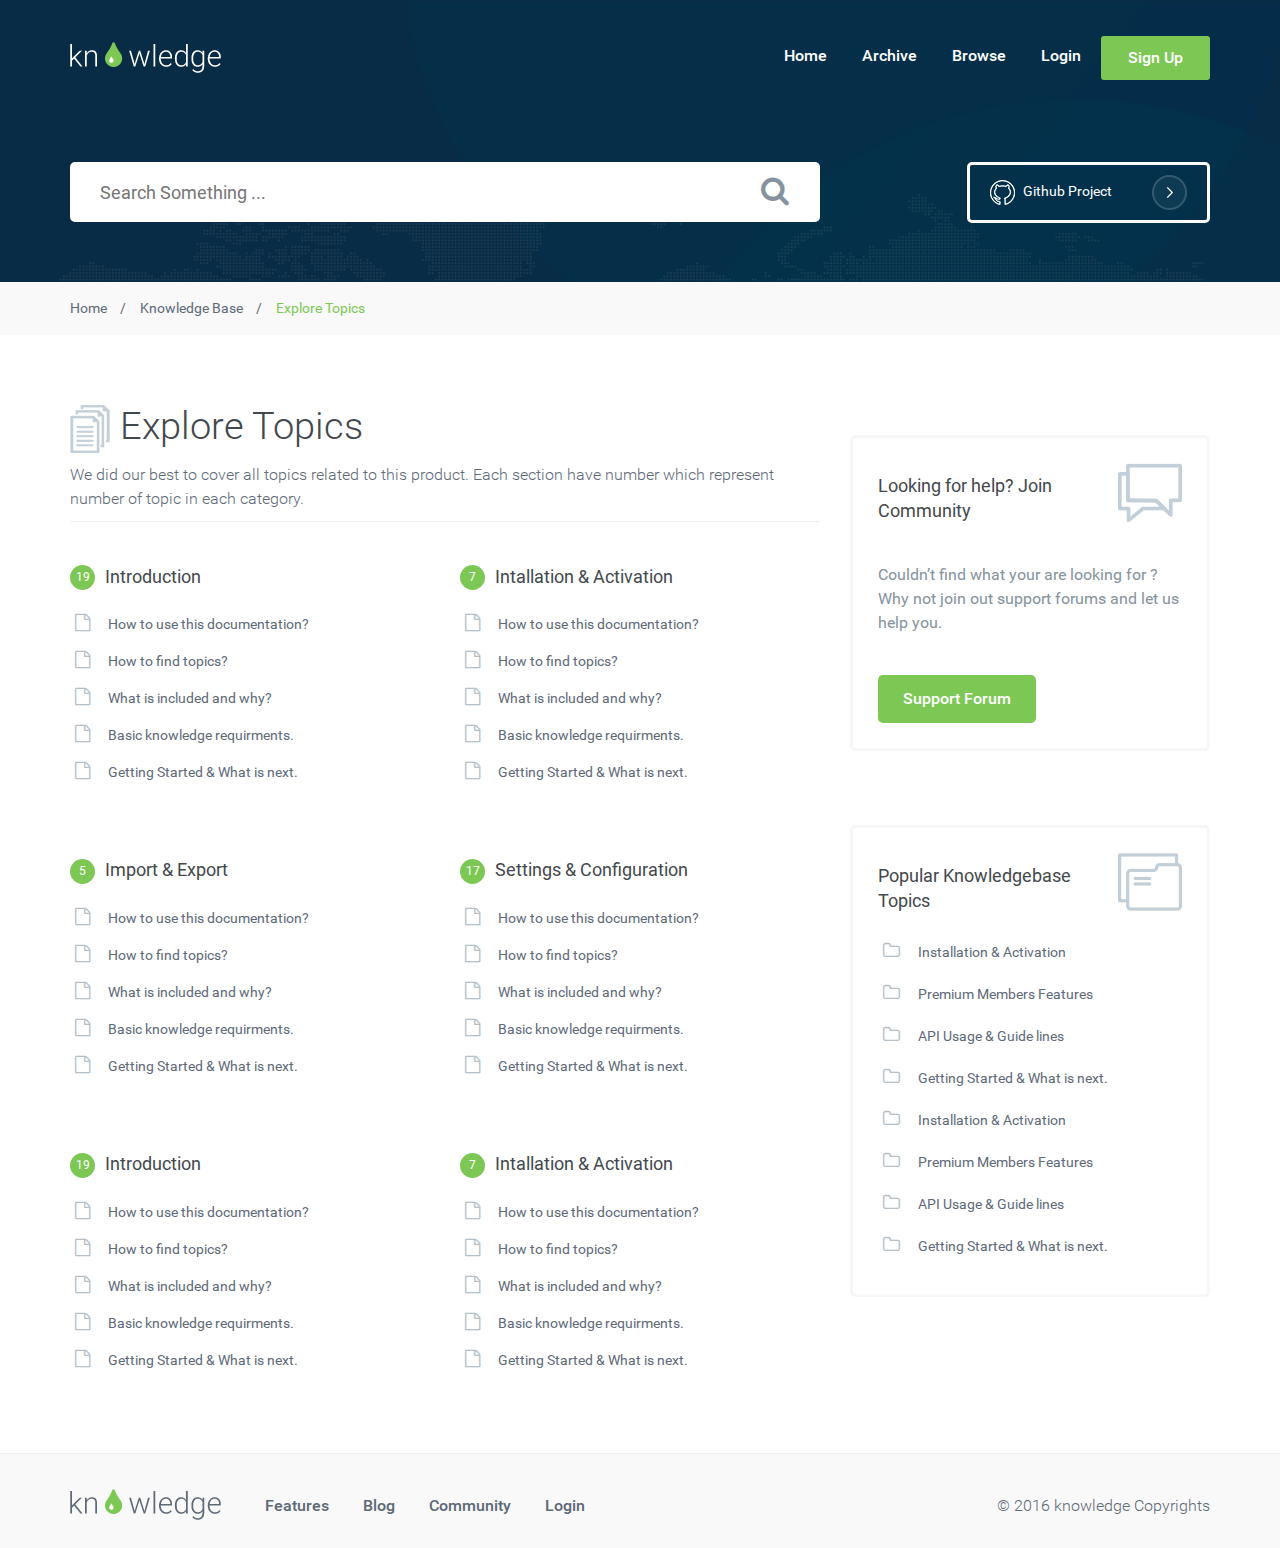
<file: flipcodejs.com/explore.html>
<!DOCTYPE html>
<html lang="en">
<head>
    <meta charset="utf-8">
    <meta name="viewport" content="width=device-width, initial-scale=1">

    <title>Knowledge</title>

    <!-- CSS -->
    <link href="css/css.css" rel="stylesheet" type="text/css">

    <link rel="stylesheet" href="css/bootstrap.min.css">
    <link rel="stylesheet" href="css/font-awesome.min.css">
    <link rel="stylesheet" href="css/main.css">
</head>
<body class="archive">

<!-- Header -->
<header class="hero overlay">
    <nav class="navbar">
    <div class="container">
        <div class="navbar-header">
            <button type="button" class="navbar-toggle collapsed" data-toggle="collapse" data-target="#navbar-collapse" aria-expanded="false">
                <span class="sr-only">Toggle navigation</span>
                <span class="fa fa-bars"></span>
            </button>
            <a href="/index.html" class="brand">
                <img src="img/logo.png" alt="Knowledge">
            </a>
        </div>
        <div class="navbar-collapse collapse" id="navbar-collapse">
            <ul class="nav navbar-nav navbar-right">
                <li>
                    <a href="/">
                        Home
                    </a>
                </li>
                <li>
                    <a href="archive.html">
                        Archive
                    </a>
                </li>
                <li>
                    <a href="browse.html">
                        Browse
                    </a>
                </li>
                <li>
                    <a href="login.html">
                        Login
                    </a>
                </li>
                <li>
                     <a href="register.html" class="btn btn-success nav-btn">Sign Up</a>
                </li>
            </ul>
        </div>
    </div>
</nav>
    <div class="masthead single-masthead">
        <div class="container">
            <div class="row">
                <div class="col-md-8">
                    <form>
                        <input type="text" class="search-field" placeholder="Search Something ... ">
                        <button type="submit"><i class="fa fa-search"></i></button>
                    </form>
                </div>
                <div class="col-md-4">
                    <a href="#" class="btn btn-hero">
                        <span class="icon-git"></span> Github Project<span class="icon-right"></span>
                    </a>
                </div>
            </div>
        </div>
    </div>
</header>

<div class="breadcrumbs">
    <div class="container">
        <ol>
            <li><a href="/">Home</a></li>
            <li><a href="archive.html">Knowledge Base</a></li>
            <li class="active">Explore Topics</li>
        </ol>
    </div>
</div>


<!-- Topics -->

<section class="topics">
    <div class="container">
        <div class="row">
            <div class="col-lg-8">

                <header>
                    <h2><span class="icon-pages"></span>Explore Topics</h2>
                    <p>We did our best to cover all topics related to this product. Each section have number which represent
                        number of topic in each category.</p>
                </header>

                <div class="row">
                    <div class="col-sm-6">
                        <div class="topics-list">
                            <h3><a href="#"><span class="badge">19</span>Introduction</a></h3>
                            <ul>
                                <li><a href="single.html"> How to use this documentation? </a></li>
                                <li><a href="single.html"> How to find topics? </a></li>
                                <li><a href="single.html"> What is included and why? </a></li>
                                <li><a href="single.html"> Basic knowledge requirments. </a></li>
                                <li><a href="single.html"> Getting Started & What is next. </a></li>
                            </ul>
                        </div>
                    </div>
                    <div class="col-sm-6">
                        <div class="topics-list">
                            <h3><a href="#"><span class="badge">7</span>Intallation & Activation</a></h3>
                            <ul>
                                <li><a href="#"> How to use this documentation? </a></li>
                                <li><a href="#"> How to find topics? </a></li>
                                <li><a href="#"> What is included and why? </a></li>
                                <li><a href="#"> Basic knowledge requirments. </a></li>
                                <li><a href="#"> Getting Started & What is next. </a></li>
                            </ul>
                        </div>
                    </div>
                </div>
                <div class="row">
                    <div class="col-sm-6">
                        <div class="topics-list">
                            <h3><a href="#"><span class="badge">5</span>Import & Export</a></h3>
                            <ul>
                                <li><a href="#"> How to use this documentation? </a></li>
                                <li><a href="#"> How to find topics? </a></li>
                                <li><a href="#"> What is included and why? </a></li>
                                <li><a href="#"> Basic knowledge requirments. </a></li>
                                <li><a href="#"> Getting Started & What is next. </a></li>
                            </ul>
                        </div>
                    </div>
                    <div class="col-sm-6">
                        <div class="topics-list">
                            <h3><a href="#"><span class="badge">17</span>Settings & Configuration</a></h3>
                            <ul>
                                <li><a href="#"> How to use this documentation? </a></li>
                                <li><a href="#"> How to find topics? </a></li>
                                <li><a href="#"> What is included and why? </a></li>
                                <li><a href="#"> Basic knowledge requirments. </a></li>
                                <li><a href="#"> Getting Started & What is next. </a></li>
                            </ul>
                        </div>
                    </div>
                </div>
                <div class="row">
                    <div class="col-sm-6">
                        <div class="topics-list">
                            <h3><a href="#"><span class="badge">19</span>Introduction</a></h3>
                            <ul>
                                <li><a href="single.html"> How to use this documentation? </a></li>
                                <li><a href="single.html"> How to find topics? </a></li>
                                <li><a href="single.html"> What is included and why? </a></li>
                                <li><a href="single.html"> Basic knowledge requirments. </a></li>
                                <li><a href="single.html"> Getting Started & What is next. </a></li>
                            </ul>
                        </div>
                    </div>
                    <div class="col-sm-6">
                        <div class="topics-list">
                            <h3><a href="#"><span class="badge">7</span>Intallation & Activation</a></h3>
                            <ul>
                                <li><a href="#"> How to use this documentation? </a></li>
                                <li><a href="#"> How to find topics? </a></li>
                                <li><a href="#"> What is included and why? </a></li>
                                <li><a href="#"> Basic knowledge requirments. </a></li>
                                <li><a href="#"> Getting Started & What is next. </a></li>
                            </ul>
                        </div>
                    </div>
                </div>
            </div>

            <!-- Sidebar -->
            <div class="col-lg-4">
                <div class="sidebar">
                    <div class="widget widget-support-forum">
                        <span class="icon icon-forum"></span>
                        <h4>Looking for help? Join Community</h4>

                        <p>Couldn’t find what your are looking for ? Why not join out support forums and let us help
                            you.</p>


                        <a href="#" class="btn btn-success">Support Forum</a>
                    </div>

                    <div class="pt-50">
                        <div class="widget fix widget_categories">
                            <span class="icon icon-folder"></span>
                            <h4>Popular Knowledgebase Topics</h4>
                            <ul>
                                <li><a href="#"> Installation & Activation </a></li>
                                <li><a href="#"> Premium Members Features </a></li>
                                <li><a href="#"> API Usage & Guide lines </a></li>
                                <li><a href="#"> Getting Started & What is next. </a></li>
                                <li><a href="#"> Installation & Activation </a></li>
                                <li><a href="#"> Premium Members Features </a></li>
                                <li><a href="#"> API Usage & Guide lines </a></li>
                                <li><a href="#"> Getting Started & What is next. </a></li>
                            </ul>
                        </div>
                    </div>
                </div>
            </div>
        </div>
    </div>
</section>


    <footer>
        <div class="container">
            <div class="row">
                <div class="col-lg-2 col-md-3 col-sm-3">
                    <a href="#" class="brand">
                        <img src="img/logo2.png" alt="Knowledge">
                        <span class="circle"></span>
                    </a>
                </div>
                <div class="col-lg-7 col-md-5 col-sm-9">
                    <ul class="footer-links">
                        <li><a href="#">Features</a></li>
                        <li><a href="#">Blog</a></li>
                        <li><a href="#">Community</a></li>
                        <li><a href="login.html">Login</a></li>
                    </ul>
                </div>
                <div class="col-lg-3 col-md-4 col-sm-12">
                    <div class="copyright">
                        <p>© 2016 knowledge Copyrights</p>
                    </div>
                </div>
            </div>
        </div>
    </footer>

    <script src="js/jquery-1.12.3.min.js"></script>
    <script src="js/bootstrap.min.js"></script>
    <script src="js/main.js"></script>
</body>
</html>
</file>
<file: flipcodejs.com/css/css.css>
/* cyrillic-ext */
@font-face {
  font-family: 'Roboto';
  font-style: normal;
  font-weight: 100;
  src: local('Roboto Thin'), local('Roboto-Thin'), url(../fonts/YfDCPq_rN5hKGqG92Ha6JBTbgVql8nDJpwnrE27mub0.woff) format('woff');
  unicode-range: U+0460-052F, U+20B4, U+2DE0-2DFF, U+A640-A69F;
}
/* cyrillic */
@font-face {
  font-family: 'Roboto';
  font-style: normal;
  font-weight: 100;
  src: local('Roboto Thin'), local('Roboto-Thin'), url(../fonts/G1l_KMKj5pga7ZKths0iTRTbgVql8nDJpwnrE27mub0.woff) format('woff');
  unicode-range: U+0400-045F, U+0490-0491, U+04B0-04B1, U+2116;
}
/* greek-ext */
@font-face {
  font-family: 'Roboto';
  font-style: normal;
  font-weight: 100;
  src: local('Roboto Thin'), local('Roboto-Thin'), url(../fonts/0ZckGs55fYAFylgB_beoIRTbgVql8nDJpwnrE27mub0.woff) format('woff');
  unicode-range: U+1F00-1FFF;
}
/* greek */
@font-face {
  font-family: 'Roboto';
  font-style: normal;
  font-weight: 100;
  src: local('Roboto Thin'), local('Roboto-Thin'), url(../fonts/kLHYMXGJC_rVssqWgzwomBTbgVql8nDJpwnrE27mub0.woff) format('woff');
  unicode-range: U+0370-03FF;
}
/* vietnamese */
@font-face {
  font-family: 'Roboto';
  font-style: normal;
  font-weight: 100;
  src: local('Roboto Thin'), local('Roboto-Thin'), url(../fonts/mE9GKRN8WVQhLrRjXwWx5hTbgVql8nDJpwnrE27mub0.woff) format('woff');
  unicode-range: U+0102-0103, U+1EA0-1EF9, U+20AB;
}
/* latin-ext */
@font-face {
  font-family: 'Roboto';
  font-style: normal;
  font-weight: 100;
  src: local('Roboto Thin'), local('Roboto-Thin'), url(../fonts/idLYXfFa1c7oAPILDl4z0RTbgVql8nDJpwnrE27mub0.woff) format('woff');
  unicode-range: U+0100-024F, U+1E00-1EFF, U+20A0-20AB, U+20AD-20CF, U+2C60-2C7F, U+A720-A7FF;
}
/* latin */
@font-face {
  font-family: 'Roboto';
  font-style: normal;
  font-weight: 100;
  src: local('Roboto Thin'), local('Roboto-Thin'), url(../fonts/vzIUHo9z-oJ4WgkpPOtg1_esZW2xOQ-xsNqO47m55DA.woff) format('woff');
  unicode-range: U+0000-00FF, U+0131, U+0152-0153, U+02C6, U+02DA, U+02DC, U+2000-206F, U+2074, U+20AC, U+2212, U+2215;
}
/* cyrillic-ext */
@font-face {
  font-family: 'Roboto';
  font-style: normal;
  font-weight: 300;
  src: local('Roboto Light'), local('Roboto-Light'), url(../fonts/0eC6fl06luXEYWpBSJvXCNj00qvwa7FIWVKDOymo9DA.woff) format('woff');
  unicode-range: U+0460-052F, U+20B4, U+2DE0-2DFF, U+A640-A69F;
}
/* cyrillic */
@font-face {
  font-family: 'Roboto';
  font-style: normal;
  font-weight: 300;
  src: local('Roboto Light'), local('Roboto-Light'), url(../fonts/Fl4y0QdOxyyTHEGMXX8kcdj00qvwa7FIWVKDOymo9DA.woff) format('woff');
  unicode-range: U+0400-045F, U+0490-0491, U+04B0-04B1, U+2116;
}
/* greek-ext */
@font-face {
  font-family: 'Roboto';
  font-style: normal;
  font-weight: 300;
  src: local('Roboto Light'), local('Roboto-Light'), url(../fonts/-L14Jk06m6pUHB-5mXQQndj00qvwa7FIWVKDOymo9DA.woff) format('woff');
  unicode-range: U+1F00-1FFF;
}
/* greek */
@font-face {
  font-family: 'Roboto';
  font-style: normal;
  font-weight: 300;
  src: local('Roboto Light'), local('Roboto-Light'), url(../fonts/I3S1wsgSg9YCurV6PUkTOdj00qvwa7FIWVKDOymo9DA.woff) format('woff');
  unicode-range: U+0370-03FF;
}
/* vietnamese */
@font-face {
  font-family: 'Roboto';
  font-style: normal;
  font-weight: 300;
  src: local('Roboto Light'), local('Roboto-Light'), url(../fonts/NYDWBdD4gIq26G5XYbHsFNj00qvwa7FIWVKDOymo9DA.woff) format('woff');
  unicode-range: U+0102-0103, U+1EA0-1EF9, U+20AB;
}
/* latin-ext */
@font-face {
  font-family: 'Roboto';
  font-style: normal;
  font-weight: 300;
  src: local('Roboto Light'), local('Roboto-Light'), url(../fonts/Pru33qjShpZSmG3z6VYwndj00qvwa7FIWVKDOymo9DA.woff) format('woff');
  unicode-range: U+0100-024F, U+1E00-1EFF, U+20A0-20AB, U+20AD-20CF, U+2C60-2C7F, U+A720-A7FF;
}
/* latin */
@font-face {
  font-family: 'Roboto';
  font-style: normal;
  font-weight: 300;
  src: local('Roboto Light'), local('Roboto-Light'), url(../fonts/Hgo13k-tfSpn0qi1SFdUfT8E0i7KZn-EPnyo3HZu7kw.woff) format('woff');
  unicode-range: U+0000-00FF, U+0131, U+0152-0153, U+02C6, U+02DA, U+02DC, U+2000-206F, U+2074, U+20AC, U+2212, U+2215;
}
/* cyrillic-ext */
@font-face {
  font-family: 'Roboto';
  font-style: normal;
  font-weight: 400;
  src: local('Roboto'), local('Roboto-Regular'), url(../fonts/1UHKSaO0Ug_iwZFTea-I6_esZW2xOQ-xsNqO47m55DA.woff) format('woff');
  unicode-range: U+0460-052F, U+20B4, U+2DE0-2DFF, U+A640-A69F;
}
/* cyrillic */
@font-face {
  font-family: 'Roboto';
  font-style: normal;
  font-weight: 400;
  src: local('Roboto'), local('Roboto-Regular'), url(../fonts/q3F_9Y6Hs8VM7gyEeeSknPesZW2xOQ-xsNqO47m55DA.woff) format('woff');
  unicode-range: U+0400-045F, U+0490-0491, U+04B0-04B1, U+2116;
}
/* greek-ext */
@font-face {
  font-family: 'Roboto';
  font-style: normal;
  font-weight: 400;
  src: local('Roboto'), local('Roboto-Regular'), url(../fonts/5isuFBHOM2SlH9wfDsben_esZW2xOQ-xsNqO47m55DA.woff) format('woff');
  unicode-range: U+1F00-1FFF;
}
/* greek */
@font-face {
  font-family: 'Roboto';
  font-style: normal;
  font-weight: 400;
  src: local('Roboto'), local('Roboto-Regular'), url(../fonts/qKqSlf3v29wQlNwsX_CCkvesZW2xOQ-xsNqO47m55DA.woff) format('woff');
  unicode-range: U+0370-03FF;
}
/* vietnamese */
@font-face {
  font-family: 'Roboto';
  font-style: normal;
  font-weight: 400;
  src: local('Roboto'), local('Roboto-Regular'), url(../fonts/D-JGSMHGNnVLHePcmrjNPvesZW2xOQ-xsNqO47m55DA.woff) format('woff');
  unicode-range: U+0102-0103, U+1EA0-1EF9, U+20AB;
}
/* latin-ext */
@font-face {
  font-family: 'Roboto';
  font-style: normal;
  font-weight: 400;
  src: local('Roboto'), local('Roboto-Regular'), url(../fonts/Tc9XRlrDsZTs7kTIC1vz2fesZW2xOQ-xsNqO47m55DA.woff) format('woff');
  unicode-range: U+0100-024F, U+1E00-1EFF, U+20A0-20AB, U+20AD-20CF, U+2C60-2C7F, U+A720-A7FF;
}
/* latin */
@font-face {
  font-family: 'Roboto';
  font-style: normal;
  font-weight: 400;
  src: local('Roboto'), local('Roboto-Regular'), url(../fonts/2UX7WLTfW3W8TclTUvlFyQ.woff) format('woff');
  unicode-range: U+0000-00FF, U+0131, U+0152-0153, U+02C6, U+02DA, U+02DC, U+2000-206F, U+2074, U+20AC, U+2212, U+2215;
}
/* cyrillic-ext */
@font-face {
  font-family: 'Roboto';
  font-style: normal;
  font-weight: 500;
  src: local('Roboto Medium'), local('Roboto-Medium'), url(../fonts/ZLqKeelYbATG60EpZBSDy9j00qvwa7FIWVKDOymo9DA.woff) format('woff');
  unicode-range: U+0460-052F, U+20B4, U+2DE0-2DFF, U+A640-A69F;
}
/* cyrillic */
@font-face {
  font-family: 'Roboto';
  font-style: normal;
  font-weight: 500;
  src: local('Roboto Medium'), local('Roboto-Medium'), url(../fonts/oHi30kwQWvpCWqAhzHcCSNj00qvwa7FIWVKDOymo9DA.woff) format('woff');
  unicode-range: U+0400-045F, U+0490-0491, U+04B0-04B1, U+2116;
}
/* greek-ext */
@font-face {
  font-family: 'Roboto';
  font-style: normal;
  font-weight: 500;
  src: local('Roboto Medium'), local('Roboto-Medium'), url(../fonts/rGvHdJnr2l75qb0YND9NyNj00qvwa7FIWVKDOymo9DA.woff) format('woff');
  unicode-range: U+1F00-1FFF;
}
/* greek */
@font-face {
  font-family: 'Roboto';
  font-style: normal;
  font-weight: 500;
  src: local('Roboto Medium'), local('Roboto-Medium'), url(../fonts/mx9Uck6uB63VIKFYnEMXrdj00qvwa7FIWVKDOymo9DA.woff) format('woff');
  unicode-range: U+0370-03FF;
}
/* vietnamese */
@font-face {
  font-family: 'Roboto';
  font-style: normal;
  font-weight: 500;
  src: local('Roboto Medium'), local('Roboto-Medium'), url(../fonts/mbmhprMH69Zi6eEPBYVFhdj00qvwa7FIWVKDOymo9DA.woff) format('woff');
  unicode-range: U+0102-0103, U+1EA0-1EF9, U+20AB;
}
/* latin-ext */
@font-face {
  font-family: 'Roboto';
  font-style: normal;
  font-weight: 500;
  src: local('Roboto Medium'), local('Roboto-Medium'), url(../fonts/oOeFwZNlrTefzLYmlVV1UNj00qvwa7FIWVKDOymo9DA.woff) format('woff');
  unicode-range: U+0100-024F, U+1E00-1EFF, U+20A0-20AB, U+20AD-20CF, U+2C60-2C7F, U+A720-A7FF;
}
/* latin */
@font-face {
  font-family: 'Roboto';
  font-style: normal;
  font-weight: 500;
  src: local('Roboto Medium'), local('Roboto-Medium'), url(../fonts/RxZJdnzeo3R5zSexge8UUT8E0i7KZn-EPnyo3HZu7kw.woff) format('woff');
  unicode-range: U+0000-00FF, U+0131, U+0152-0153, U+02C6, U+02DA, U+02DC, U+2000-206F, U+2074, U+20AC, U+2212, U+2215;
}
/* cyrillic-ext */
@font-face {
  font-family: 'Roboto';
  font-style: normal;
  font-weight: 700;
  src: local('Roboto Bold'), local('Roboto-Bold'), url(../fonts/77FXFjRbGzN4aCrSFhlh3tj00qvwa7FIWVKDOymo9DA.woff) format('woff');
  unicode-range: U+0460-052F, U+20B4, U+2DE0-2DFF, U+A640-A69F;
}
/* cyrillic */
@font-face {
  font-family: 'Roboto';
  font-style: normal;
  font-weight: 700;
  src: local('Roboto Bold'), local('Roboto-Bold'), url(../fonts/isZ-wbCXNKAbnjo6_TwHTtj00qvwa7FIWVKDOymo9DA.woff) format('woff');
  unicode-range: U+0400-045F, U+0490-0491, U+04B0-04B1, U+2116;
}
/* greek-ext */
@font-face {
  font-family: 'Roboto';
  font-style: normal;
  font-weight: 700;
  src: local('Roboto Bold'), local('Roboto-Bold'), url(../fonts/UX6i4JxQDm3fVTc1CPuwqtj00qvwa7FIWVKDOymo9DA.woff) format('woff');
  unicode-range: U+1F00-1FFF;
}
/* greek */
@font-face {
  font-family: 'Roboto';
  font-style: normal;
  font-weight: 700;
  src: local('Roboto Bold'), local('Roboto-Bold'), url(../fonts/jSN2CGVDbcVyCnfJfjSdfNj00qvwa7FIWVKDOymo9DA.woff) format('woff');
  unicode-range: U+0370-03FF;
}
/* vietnamese */
@font-face {
  font-family: 'Roboto';
  font-style: normal;
  font-weight: 700;
  src: local('Roboto Bold'), local('Roboto-Bold'), url(../fonts/PwZc-YbIL414wB9rB1IAPdj00qvwa7FIWVKDOymo9DA.woff) format('woff');
  unicode-range: U+0102-0103, U+1EA0-1EF9, U+20AB;
}
/* latin-ext */
@font-face {
  font-family: 'Roboto';
  font-style: normal;
  font-weight: 700;
  src: local('Roboto Bold'), local('Roboto-Bold'), url(../fonts/97uahxiqZRoncBaCEI3aW9j00qvwa7FIWVKDOymo9DA.woff) format('woff');
  unicode-range: U+0100-024F, U+1E00-1EFF, U+20A0-20AB, U+20AD-20CF, U+2C60-2C7F, U+A720-A7FF;
}
/* latin */
@font-face {
  font-family: 'Roboto';
  font-style: normal;
  font-weight: 700;
  src: local('Roboto Bold'), local('Roboto-Bold'), url(../fonts/d-6IYplOFocCacKzxwXSOD8E0i7KZn-EPnyo3HZu7kw.woff) format('woff');
  unicode-range: U+0000-00FF, U+0131, U+0152-0153, U+02C6, U+02DA, U+02DC, U+2000-206F, U+2074, U+20AC, U+2212, U+2215;
}
/* cyrillic-ext */
@font-face {
  font-family: 'Roboto';
  font-style: normal;
  font-weight: 900;
  src: local('Roboto Black'), local('Roboto-Black'), url(../fonts/s7gftie1JANC-QmDJvMWZtj00qvwa7FIWVKDOymo9DA.woff) format('woff');
  unicode-range: U+0460-052F, U+20B4, U+2DE0-2DFF, U+A640-A69F;
}
/* cyrillic */
@font-face {
  font-family: 'Roboto';
  font-style: normal;
  font-weight: 900;
  src: local('Roboto Black'), local('Roboto-Black'), url(../fonts/3Y_xCyt7TNunMGg0Et2pntj00qvwa7FIWVKDOymo9DA.woff) format('woff');
  unicode-range: U+0400-045F, U+0490-0491, U+04B0-04B1, U+2116;
}
/* greek-ext */
@font-face {
  font-family: 'Roboto';
  font-style: normal;
  font-weight: 900;
  src: local('Roboto Black'), local('Roboto-Black'), url(../fonts/WeQRRE07FDkIrr29oHQgHNj00qvwa7FIWVKDOymo9DA.woff) format('woff');
  unicode-range: U+1F00-1FFF;
}
/* greek */
@font-face {
  font-family: 'Roboto';
  font-style: normal;
  font-weight: 900;
  src: local('Roboto Black'), local('Roboto-Black'), url(../fonts/jyIYROCkJM3gZ4KV00YXONj00qvwa7FIWVKDOymo9DA.woff) format('woff');
  unicode-range: U+0370-03FF;
}
/* vietnamese */
@font-face {
  font-family: 'Roboto';
  font-style: normal;
  font-weight: 900;
  src: local('Roboto Black'), local('Roboto-Black'), url(../fonts/phsu-QZXz1JBv0PbFoPmENj00qvwa7FIWVKDOymo9DA.woff) format('woff');
  unicode-range: U+0102-0103, U+1EA0-1EF9, U+20AB;
}
/* latin-ext */
@font-face {
  font-family: 'Roboto';
  font-style: normal;
  font-weight: 900;
  src: local('Roboto Black'), local('Roboto-Black'), url(../fonts/9_7S_tWeGDh5Pq3u05RVktj00qvwa7FIWVKDOymo9DA.woff) format('woff');
  unicode-range: U+0100-024F, U+1E00-1EFF, U+20A0-20AB, U+20AD-20CF, U+2C60-2C7F, U+A720-A7FF;
}
/* latin */
@font-face {
  font-family: 'Roboto';
  font-style: normal;
  font-weight: 900;
  src: local('Roboto Black'), local('Roboto-Black'), url(../fonts/mnpfi9pxYH-Go5UiibESIj8E0i7KZn-EPnyo3HZu7kw.woff) format('woff');
  unicode-range: U+0000-00FF, U+0131, U+0152-0153, U+02C6, U+02DA, U+02DC, U+2000-206F, U+2074, U+20AC, U+2212, U+2215;
}
/* cyrillic-ext */
@font-face {
  font-family: 'Roboto';
  font-style: italic;
  font-weight: 100;
  src: local('Roboto Thin Italic'), local('Roboto-ThinItalic'), url(../fonts/1DbO0RvWEevroPvEzA5brmwwwOHxmfzRh4Y7I2uhzq8.woff) format('woff');
  unicode-range: U+0460-052F, U+20B4, U+2DE0-2DFF, U+A640-A69F;
}
/* cyrillic */
@font-face {
  font-family: 'Roboto';
  font-style: italic;
  font-weight: 100;
  src: local('Roboto Thin Italic'), local('Roboto-ThinItalic'), url(../fonts/5z9jpDJQqVE5bmkRqplJfmwwwOHxmfzRh4Y7I2uhzq8.woff) format('woff');
  unicode-range: U+0400-045F, U+0490-0491, U+04B0-04B1, U+2116;
}
/* greek-ext */
@font-face {
  font-family: 'Roboto';
  font-style: italic;
  font-weight: 100;
  src: local('Roboto Thin Italic'), local('Roboto-ThinItalic'), url(../fonts/cueeGLWq_s1uoQgOf76TFmwwwOHxmfzRh4Y7I2uhzq8.woff) format('woff');
  unicode-range: U+1F00-1FFF;
}
/* greek */
@font-face {
  font-family: 'Roboto';
  font-style: italic;
  font-weight: 100;
  src: local('Roboto Thin Italic'), local('Roboto-ThinItalic'), url(../fonts/yTs8gw1HdasCzJ-B_iUwzWwwwOHxmfzRh4Y7I2uhzq8.woff) format('woff');
  unicode-range: U+0370-03FF;
}
/* vietnamese */
@font-face {
  font-family: 'Roboto';
  font-style: italic;
  font-weight: 100;
  src: local('Roboto Thin Italic'), local('Roboto-ThinItalic'), url(../fonts/gLfmBATgABwy0zMVv-qqhmwwwOHxmfzRh4Y7I2uhzq8.woff) format('woff');
  unicode-range: U+0102-0103, U+1EA0-1EF9, U+20AB;
}
/* latin-ext */
@font-face {
  font-family: 'Roboto';
  font-style: italic;
  font-weight: 100;
  src: local('Roboto Thin Italic'), local('Roboto-ThinItalic'), url(../fonts/dzxs_VxZUhdM2mEBkNa8smwwwOHxmfzRh4Y7I2uhzq8.woff) format('woff');
  unicode-range: U+0100-024F, U+1E00-1EFF, U+20A0-20AB, U+20AD-20CF, U+2C60-2C7F, U+A720-A7FF;
}
/* latin */
@font-face {
  font-family: 'Roboto';
  font-style: italic;
  font-weight: 100;
  src: local('Roboto Thin Italic'), local('Roboto-ThinItalic'), url(../fonts/12mE4jfMSBTmg-81EiS-YRsxEYwM7FgeyaSgU71cLG0.woff) format('woff');
  unicode-range: U+0000-00FF, U+0131, U+0152-0153, U+02C6, U+02DA, U+02DC, U+2000-206F, U+2074, U+20AC, U+2212, U+2215;
}
/* cyrillic-ext */
@font-face {
  font-family: 'Roboto';
  font-style: italic;
  font-weight: 300;
  src: local('Roboto Light Italic'), local('Roboto-LightItalic'), url(../fonts/7m8l7TlFO-S3VkhHuR0at9WzAZO5jzmKMLdhXX0jjfM.woff) format('woff');
  unicode-range: U+0460-052F, U+20B4, U+2DE0-2DFF, U+A640-A69F;
}
/* cyrillic */
@font-face {
  font-family: 'Roboto';
  font-style: italic;
  font-weight: 300;
  src: local('Roboto Light Italic'), local('Roboto-LightItalic'), url(../fonts/7m8l7TlFO-S3VkhHuR0atz7SM4dOitRzhyCJHm9GmZM.woff) format('woff');
  unicode-range: U+0400-045F, U+0490-0491, U+04B0-04B1, U+2116;
}
/* greek-ext */
@font-face {
  font-family: 'Roboto';
  font-style: italic;
  font-weight: 300;
  src: local('Roboto Light Italic'), local('Roboto-LightItalic'), url(../fonts/7m8l7TlFO-S3VkhHuR0at4z27WKZd5lTmW0ifk83oiA.woff) format('woff');
  unicode-range: U+1F00-1FFF;
}
/* greek */
@font-face {
  font-family: 'Roboto';
  font-style: italic;
  font-weight: 300;
  src: local('Roboto Light Italic'), local('Roboto-LightItalic'), url(../fonts/7m8l7TlFO-S3VkhHuR0atyQaIQS7eoe2Q76iOM-E-qU.woff) format('woff');
  unicode-range: U+0370-03FF;
}
/* vietnamese */
@font-face {
  font-family: 'Roboto';
  font-style: italic;
  font-weight: 300;
  src: local('Roboto Light Italic'), local('Roboto-LightItalic'), url(../fonts/7m8l7TlFO-S3VkhHuR0atzCQWan45qKFhfRgp1pUqvI.woff) format('woff');
  unicode-range: U+0102-0103, U+1EA0-1EF9, U+20AB;
}
/* latin-ext */
@font-face {
  font-family: 'Roboto';
  font-style: italic;
  font-weight: 300;
  src: local('Roboto Light Italic'), local('Roboto-LightItalic'), url(../fonts/7m8l7TlFO-S3VkhHuR0at7MPoRk_aKrNhuQzzXSNQmU.woff) format('woff');
  unicode-range: U+0100-024F, U+1E00-1EFF, U+20A0-20AB, U+20AD-20CF, U+2C60-2C7F, U+A720-A7FF;
}
/* latin */
@font-face {
  font-family: 'Roboto';
  font-style: italic;
  font-weight: 300;
  src: local('Roboto Light Italic'), local('Roboto-LightItalic'), url(../fonts/7m8l7TlFO-S3VkhHuR0at4bN6UDyHWBl620a-IRfuBk.woff) format('woff');
  unicode-range: U+0000-00FF, U+0131, U+0152-0153, U+02C6, U+02DA, U+02DC, U+2000-206F, U+2074, U+20AC, U+2212, U+2215;
}
/* cyrillic-ext */
@font-face {
  font-family: 'Roboto';
  font-style: italic;
  font-weight: 400;
  src: local('Roboto Italic'), local('Roboto-Italic'), url(../fonts/XTdxXLfto4uJ-PvZd_wImhTbgVql8nDJpwnrE27mub0.woff) format('woff');
  unicode-range: U+0460-052F, U+20B4, U+2DE0-2DFF, U+A640-A69F;
}
/* cyrillic */
@font-face {
  font-family: 'Roboto';
  font-style: italic;
  font-weight: 400;
  src: local('Roboto Italic'), local('Roboto-Italic'), url(../fonts/m1uAalIytmLBFXF3PwhxpBTbgVql8nDJpwnrE27mub0.woff) format('woff');
  unicode-range: U+0400-045F, U+0490-0491, U+04B0-04B1, U+2116;
}
/* greek-ext */
@font-face {
  font-family: 'Roboto';
  font-style: italic;
  font-weight: 400;
  src: local('Roboto Italic'), local('Roboto-Italic'), url(../fonts/BzPrQn1Y6NQh1hZkHstkBhTbgVql8nDJpwnrE27mub0.woff) format('woff');
  unicode-range: U+1F00-1FFF;
}
/* greek */
@font-face {
  font-family: 'Roboto';
  font-style: italic;
  font-weight: 400;
  src: local('Roboto Italic'), local('Roboto-Italic'), url(../fonts/i0Up8OwuR1OCkHxm4iiTTBTbgVql8nDJpwnrE27mub0.woff) format('woff');
  unicode-range: U+0370-03FF;
}
/* vietnamese */
@font-face {
  font-family: 'Roboto';
  font-style: italic;
  font-weight: 400;
  src: local('Roboto Italic'), local('Roboto-Italic'), url(../fonts/siQR0c1plrd8i43rIfDOFRTbgVql8nDJpwnrE27mub0.woff) format('woff');
  unicode-range: U+0102-0103, U+1EA0-1EF9, U+20AB;
}
/* latin-ext */
@font-face {
  font-family: 'Roboto';
  font-style: italic;
  font-weight: 400;
  src: local('Roboto Italic'), local('Roboto-Italic'), url(../fonts/dFWsweFqlD8ExfyN7Gh_GBTbgVql8nDJpwnrE27mub0.woff) format('woff');
  unicode-range: U+0100-024F, U+1E00-1EFF, U+20A0-20AB, U+20AD-20CF, U+2C60-2C7F, U+A720-A7FF;
}
/* latin */
@font-face {
  font-family: 'Roboto';
  font-style: italic;
  font-weight: 400;
  src: local('Roboto Italic'), local('Roboto-Italic'), url(../fonts/1pO9eUAp8pSF8VnRTP3xnvesZW2xOQ-xsNqO47m55DA.woff) format('woff');
  unicode-range: U+0000-00FF, U+0131, U+0152-0153, U+02C6, U+02DA, U+02DC, U+2000-206F, U+2074, U+20AC, U+2212, U+2215;
}
/* cyrillic-ext */
@font-face {
  font-family: 'Roboto';
  font-style: italic;
  font-weight: 500;
  src: local('Roboto Medium Italic'), local('Roboto-MediumItalic'), url(../fonts/OLffGBTaF0XFOW1gnuHF0dWzAZO5jzmKMLdhXX0jjfM.woff) format('woff');
  unicode-range: U+0460-052F, U+20B4, U+2DE0-2DFF, U+A640-A69F;
}
/* cyrillic */
@font-face {
  font-family: 'Roboto';
  font-style: italic;
  font-weight: 500;
  src: local('Roboto Medium Italic'), local('Roboto-MediumItalic'), url(../fonts/OLffGBTaF0XFOW1gnuHF0T7SM4dOitRzhyCJHm9GmZM.woff) format('woff');
  unicode-range: U+0400-045F, U+0490-0491, U+04B0-04B1, U+2116;
}
/* greek-ext */
@font-face {
  font-family: 'Roboto';
  font-style: italic;
  font-weight: 500;
  src: local('Roboto Medium Italic'), local('Roboto-MediumItalic'), url(../fonts/OLffGBTaF0XFOW1gnuHF0Yz27WKZd5lTmW0ifk83oiA.woff) format('woff');
  unicode-range: U+1F00-1FFF;
}
/* greek */
@font-face {
  font-family: 'Roboto';
  font-style: italic;
  font-weight: 500;
  src: local('Roboto Medium Italic'), local('Roboto-MediumItalic'), url(../fonts/OLffGBTaF0XFOW1gnuHF0SQaIQS7eoe2Q76iOM-E-qU.woff) format('woff');
  unicode-range: U+0370-03FF;
}
/* vietnamese */
@font-face {
  font-family: 'Roboto';
  font-style: italic;
  font-weight: 500;
  src: local('Roboto Medium Italic'), local('Roboto-MediumItalic'), url(../fonts/OLffGBTaF0XFOW1gnuHF0TCQWan45qKFhfRgp1pUqvI.woff) format('woff');
  unicode-range: U+0102-0103, U+1EA0-1EF9, U+20AB;
}
/* latin-ext */
@font-face {
  font-family: 'Roboto';
  font-style: italic;
  font-weight: 500;
  src: local('Roboto Medium Italic'), local('Roboto-MediumItalic'), url(../fonts/OLffGBTaF0XFOW1gnuHF0bMPoRk_aKrNhuQzzXSNQmU.woff) format('woff');
  unicode-range: U+0100-024F, U+1E00-1EFF, U+20A0-20AB, U+20AD-20CF, U+2C60-2C7F, U+A720-A7FF;
}
/* latin */
@font-face {
  font-family: 'Roboto';
  font-style: italic;
  font-weight: 500;
  src: local('Roboto Medium Italic'), local('Roboto-MediumItalic'), url(../fonts/OLffGBTaF0XFOW1gnuHF0YbN6UDyHWBl620a-IRfuBk.woff) format('woff');
  unicode-range: U+0000-00FF, U+0131, U+0152-0153, U+02C6, U+02DA, U+02DC, U+2000-206F, U+2074, U+20AC, U+2212, U+2215;
}
/* cyrillic-ext */
@font-face {
  font-family: 'Roboto';
  font-style: italic;
  font-weight: 700;
  src: local('Roboto Bold Italic'), local('Roboto-BoldItalic'), url(../fonts/t6Nd4cfPRhZP44Q5QAjcC9WzAZO5jzmKMLdhXX0jjfM.woff) format('woff');
  unicode-range: U+0460-052F, U+20B4, U+2DE0-2DFF, U+A640-A69F;
}
/* cyrillic */
@font-face {
  font-family: 'Roboto';
  font-style: italic;
  font-weight: 700;
  src: local('Roboto Bold Italic'), local('Roboto-BoldItalic'), url(../fonts/t6Nd4cfPRhZP44Q5QAjcCz7SM4dOitRzhyCJHm9GmZM.woff) format('woff');
  unicode-range: U+0400-045F, U+0490-0491, U+04B0-04B1, U+2116;
}
/* greek-ext */
@font-face {
  font-family: 'Roboto';
  font-style: italic;
  font-weight: 700;
  src: local('Roboto Bold Italic'), local('Roboto-BoldItalic'), url(../fonts/t6Nd4cfPRhZP44Q5QAjcC4z27WKZd5lTmW0ifk83oiA.woff) format('woff');
  unicode-range: U+1F00-1FFF;
}
/* greek */
@font-face {
  font-family: 'Roboto';
  font-style: italic;
  font-weight: 700;
  src: local('Roboto Bold Italic'), local('Roboto-BoldItalic'), url(../fonts/t6Nd4cfPRhZP44Q5QAjcCyQaIQS7eoe2Q76iOM-E-qU.woff) format('woff');
  unicode-range: U+0370-03FF;
}
/* vietnamese */
@font-face {
  font-family: 'Roboto';
  font-style: italic;
  font-weight: 700;
  src: local('Roboto Bold Italic'), local('Roboto-BoldItalic'), url(../fonts/t6Nd4cfPRhZP44Q5QAjcCzCQWan45qKFhfRgp1pUqvI.woff) format('woff');
  unicode-range: U+0102-0103, U+1EA0-1EF9, U+20AB;
}
/* latin-ext */
@font-face {
  font-family: 'Roboto';
  font-style: italic;
  font-weight: 700;
  src: local('Roboto Bold Italic'), local('Roboto-BoldItalic'), url(../fonts/t6Nd4cfPRhZP44Q5QAjcC7MPoRk_aKrNhuQzzXSNQmU.woff) format('woff');
  unicode-range: U+0100-024F, U+1E00-1EFF, U+20A0-20AB, U+20AD-20CF, U+2C60-2C7F, U+A720-A7FF;
}
/* latin */
@font-face {
  font-family: 'Roboto';
  font-style: italic;
  font-weight: 700;
  src: local('Roboto Bold Italic'), local('Roboto-BoldItalic'), url(../fonts/t6Nd4cfPRhZP44Q5QAjcC4bN6UDyHWBl620a-IRfuBk.woff) format('woff');
  unicode-range: U+0000-00FF, U+0131, U+0152-0153, U+02C6, U+02DA, U+02DC, U+2000-206F, U+2074, U+20AC, U+2212, U+2215;
}
/* cyrillic-ext */
@font-face {
  font-family: 'Roboto';
  font-style: italic;
  font-weight: 900;
  src: local('Roboto Black Italic'), local('Roboto-BlackItalic'), url(../fonts/bmC0pGMXrhphrZJmniIZpdWzAZO5jzmKMLdhXX0jjfM.woff) format('woff');
  unicode-range: U+0460-052F, U+20B4, U+2DE0-2DFF, U+A640-A69F;
}
/* cyrillic */
@font-face {
  font-family: 'Roboto';
  font-style: italic;
  font-weight: 900;
  src: local('Roboto Black Italic'), local('Roboto-BlackItalic'), url(../fonts/bmC0pGMXrhphrZJmniIZpT7SM4dOitRzhyCJHm9GmZM.woff) format('woff');
  unicode-range: U+0400-045F, U+0490-0491, U+04B0-04B1, U+2116;
}
/* greek-ext */
@font-face {
  font-family: 'Roboto';
  font-style: italic;
  font-weight: 900;
  src: local('Roboto Black Italic'), local('Roboto-BlackItalic'), url(../fonts/bmC0pGMXrhphrZJmniIZpYz27WKZd5lTmW0ifk83oiA.woff) format('woff');
  unicode-range: U+1F00-1FFF;
}
/* greek */
@font-face {
  font-family: 'Roboto';
  font-style: italic;
  font-weight: 900;
  src: local('Roboto Black Italic'), local('Roboto-BlackItalic'), url(../fonts/bmC0pGMXrhphrZJmniIZpSQaIQS7eoe2Q76iOM-E-qU.woff) format('woff');
  unicode-range: U+0370-03FF;
}
/* vietnamese */
@font-face {
  font-family: 'Roboto';
  font-style: italic;
  font-weight: 900;
  src: local('Roboto Black Italic'), local('Roboto-BlackItalic'), url(../fonts/bmC0pGMXrhphrZJmniIZpTCQWan45qKFhfRgp1pUqvI.woff) format('woff');
  unicode-range: U+0102-0103, U+1EA0-1EF9, U+20AB;
}
/* latin-ext */
@font-face {
  font-family: 'Roboto';
  font-style: italic;
  font-weight: 900;
  src: local('Roboto Black Italic'), local('Roboto-BlackItalic'), url(../fonts/bmC0pGMXrhphrZJmniIZpbMPoRk_aKrNhuQzzXSNQmU.woff) format('woff');
  unicode-range: U+0100-024F, U+1E00-1EFF, U+20A0-20AB, U+20AD-20CF, U+2C60-2C7F, U+A720-A7FF;
}
/* latin */
@font-face {
  font-family: 'Roboto';
  font-style: italic;
  font-weight: 900;
  src: local('Roboto Black Italic'), local('Roboto-BlackItalic'), url(../fonts/bmC0pGMXrhphrZJmniIZpYbN6UDyHWBl620a-IRfuBk.woff) format('woff');
  unicode-range: U+0000-00FF, U+0131, U+0152-0153, U+02C6, U+02DA, U+02DC, U+2000-206F, U+2074, U+20AC, U+2212, U+2215;
}
</file>
<file: flipcodejs.com/css/main.css>
/*
1-Icons
2-Wpcore (WordPress Core Csss)
3-Base (main)
4-responsive
*/
/* = Icons
-------------------------------------------------------------- */
.icon-right {
  background: url("../img/icon-right.png");
  background-repeat: no-repeat;
  display: inline-block;
  width: 35px;
  height: 35px;
  vertical-align: middle;
  margin-left: 40px; }

.icon-git {
  background: url("../img/icon-git.png");
  background-repeat: no-repeat;
  display: inline-block;
  width: 25px;
  height: 25px;
  vertical-align: middle;
  padding-right: 30px; }

.icon-pages {
  background: url("../img/icon-pages.png");
  background-repeat: no-repeat;
  display: inline-block;
  width: 40px;
  height: 48px;
  vertical-align: middle;
  margin-right: 10px; }

.icon-envelope {
  background: url("../img/icon-envelope.png");
  background-repeat: no-repeat;
  display: inline-block;
  width: 64px;
  height: 64px; }

.icon-forum {
  background: url("../img/icon-forum.png");
  background-repeat: no-repeat;
  display: inline-block;
  width: 64px;
  height: 60px; }

.icon-folder {
  background: url("../img/icon-folder.png");
  background-repeat: no-repeat;
  display: inline-block;
  width: 64px;
  height: 58px; }

.icon-info {
  background: url("../img/icon-info.png");
  background-repeat: no-repeat;
  display: inline-block;
  width: 47px;
  height: 47px; }

.icon-adn {
  background: url("../img/icon-adn.png");
  background-repeat: no-repeat;
  display: inline-block;
  width: 22px;
  height: 24px; }

/* =Transition
-------------------------------------------------------------- */
/* =WordPress Core
-------------------------------------------------------------- */
.alignnone {
  margin: 5px 20px 20px 0; }

.aligncenter,
div.aligncenter {
  display: block;
  margin: 5px auto 5px auto; }

.alignright {
  float: right;
  margin: 5px 0 20px 20px; }

.alignleft {
  float: left;
  margin: 5px 20px 20px 0; }

a img.alignright {
  float: right;
  margin: 5px 0 20px 20px; }

a img.alignnone {
  margin: 5px 20px 20px 0; }

a img.alignleft {
  float: left;
  margin: 5px 20px 20px 0; }

a img.aligncenter {
  display: block;
  margin-left: auto;
  margin-right: auto; }

.wp-caption {
  background: #fff;
  border: 1px solid #f0f0f0;
  max-width: 96%;
  /* Image does not overflow the content area */
  padding: 5px 3px 10px;
  text-align: center; }

.wp-caption.alignnone {
  margin: 5px 20px 20px 0; }

.wp-caption.alignleft {
  margin: 5px 20px 20px 0; }

.wp-caption.alignright {
  margin: 5px 0 20px 20px; }

.wp-caption img {
  border: 0 none;
  height: auto;
  margin: 0;
  max-width: 98.5%;
  padding: 0;
  width: auto; }

.wp-caption p.wp-caption-text {
  font-size: 11px;
  line-height: 17px;
  margin: 0;
  padding: 0 4px 5px; }

/* Text meant only for screen readers. */
.screen-reader-text {
  clip: rect(1px, 1px, 1px, 1px);
  position: absolute !important;
  height: 1px;
  width: 1px;
  overflow: hidden; }

.screen-reader-text:focus {
  background-color: #f1f1f1;
  border-radius: 3px;
  box-shadow: 0 0 2px 2px rgba(0, 0, 0, 0.6);
  clip: auto !important;
  color: #21759b;
  display: block;
  font-size: 14px;
  font-size: 0.875rem;
  font-weight: bold;
  height: auto;
  left: 5px;
  line-height: normal;
  padding: 15px 23px 14px;
  text-decoration: none;
  top: 5px;
  width: auto;
  z-index: 100000;
  /* Above WP toolbar. */ }

body {
  color: #000;
  font-family: "Roboto",sans-serif;
  font-size: 15px;
  height: 100%;
  line-height: 1.5;
  padding-right: 0 !important; }

a {
  text-decoration: none;
  outline: 0 none; }

ul {
  padding: 0; }

h1 {
  font-size: 38px;
  font-weight: 300;
  font-family: "Roboto", sans-serif;
  color: #43484d; }

h2 {
  font-size: 30px;
  font-weight: 300;
  font-family: "Roboto", sans-serif;
  color: #43484d; }

p {
  font-family: 16px;
  line-height: 24px;
  color: #5e6977;
  font-weight: 300; }

.btn-success {
  background-color: #7dc855;
  border: medium none;
  border-radius: 5px;
  color: #fff;
  font-size: 16px;
  font-weight: 500;
  padding: 13px 25px; }

.btn-default {
  font-size: 18px;
  border-radius: 5px;
  border: 2px solid #e1e8ee;
  color: #43484d;
  padding: 15px 30px; }

.btn-default:hover {
  background: #f9f9f9 none repeat scroll 0 0;
  border: 2px solid #e1e8ee;
  transition: background-color 500ms ease-out 0.2s; }

.section-title {
  font-size: 52px;
  font-weight: 300;
  color: #43484d; }

.section-subtitle {
  font-size: 22px;
  font-weight: 100;
  line-height: 32px;
  color: #5e6977;
  width: 55%;
  margin: 20px auto 40px; }

.pt-50 {
  padding-top: 50px; }

.pt-70 {
  padding-top: 70px; }

/***************************** Header ****************************/
.hero {
  background: url("../img/bg1.png");
  background-repeat: no-repeat;
  background-size: cover;
  position: relative; }

.navbar {
  padding: 30px 0 30px 0; }
  .navbar .brand img {
    padding-top: 11px; }
  .navbar li a {
    color: #fff;
    font-size: 16px;
    font-weight: 500;
    padding-right: 20px; }
  .navbar li a:hover, .navbar li a:focus {
    background-color: transparent;
    color: #7dc855;
    text-decoration: none;
    outline: medium none; }
  .navbar .nav-btn {
    padding: 12px 27px !important;
    border-radius: 3px;
    margin-top: 5px; }
  .navbar .nav-btn:hover {
    color: #fff;
    background: #7dc855;
    opacity: 0.9; }

.navbar-toggle {
  background: transparent none repeat scroll 0 0;
  border: 1px solid transparent;
  border-radius: 4px;
  color: #fff;
  float: right;
  font-size: 31px;
  margin-right: 15px;
  margin-top: -15px;
  position: relative; }

.masthead {
  padding: 100px 0 80px 0;
  text-align: center; }
  .masthead h1 {
    color: #fff; }
  .masthead p {
    color: #fff;
    font-size: 22px;
    font-weight: 100;
    margin: 0 auto;
    padding-bottom: 15px;
    padding-top: 30px;
    text-align: center;
    width: 70%; }
  .masthead .search-field {
    width: 100%;
    font-size: 18px;
    border-radius: 5px;
    padding: 0px  30px;
    border: none;
    margin-top: 20px;
    margin-bottom: 20px;
    height: 60px; }
  .masthead form {
    position: relative;
    margin-top: 10px; }
  .masthead form button {
    position: absolute;
    right: 25px;
    top: 25px;
    background: none;
    border: none;
    font-size: 30px;
    color: #86939e; }
  .masthead .btn-hero {
    border: 3px solid #fff;
    color: #fff;
    border-radius: 5px;
    padding: 10px 20px;
    margin-top: 50px; }
  .masthead .btn-hero:hover {
    background: rgba(255, 255, 255, 0.2);
    -webkit-transition: background-color 500ms ease-out 0.2s;
    -moz-transition: background-color 500ms ease-out 0.2s;
    -o-transition: background-color 500ms ease-out 0.2s;
    transition: background-color 500ms ease-out 0.2s; }

.single-masthead {
  padding: 0 0 40px; }
  .single-masthead .btn-hero {
    margin-top: 30px;
    float: right; }

/***************************** 2- Features ****************************/
.bgc-light-gray {
  background-color: #f9f9f9; }

.features, .genre {
  padding: 100px 0;
  position: relative; }
  .features .icon, .genre .icon {
    display: inline-block;
    font-size: 50px;
    text-decoration: none;
    transition: all 0.3s ease 0s; }
  .features h3, .genre h3 {
    font-size: 18px;
    font-weight: 400;
    font-family: "Roboto", sans-serif;
    color: #43484d; }
  .features p, .genre p {
    font-size: 16px;
    font-weight: 300;
    font-family: "Roboto", sans-serif;
    color: #86939e; }

.features:after {
  content: "";
  display: block;
  height: 1px;
  margin-top: 1px;
  width: 100%;
  position: absolute;
  bottom: 0;
  background: url("../img/icon-dash.png");
  background-repeat: repeat-x; }

.genre {
  padding: 50px  0; }

/***************************** 3- Topics ****************************/
.topics {
  padding: 50px 0; }
  .topics header {
    border-bottom: 1px solid #eee;
    position: relative; }
    .topics header h2 {
      font-size: 38px;
      font-weight: 300;
      font-family: "Roboto", sans-serif;
      color: #43484d; }
    .topics header p {
      font-size: 16px;
      font-weight: 300;
      font-family: "Roboto", sans-serif;
      color: #5e6977; }
  .topics .topics-btn {
    margin-top: 30px; }
    .topics .topics-btn .btn {
      margin-top: 60px;
      color: #358ed7; }
    .topics .topics-btn span {
      display: inline;
      padding-left: 30px; }

.topics h3 a {
  font-size: 18px;
  font-weight: 400;
  font-family: "Roboto", sans-serif;
  color: #43484d;
  text-decoration: none; }

.media-border {
  border-bottom: 1px solid #eeeeee; }

.topics-list {
  padding: 20px 0; }
  .topics-list li {
    list-style: none;
    padding-left: 5px;
    padding-top: 10px; }
    .topics-list li a {
      padding-left: 15px;
      color: #5e6977;
      font-size: 14px;
      font-weight: 400;
      font-family: "Roboto",sans-serif;
      text-decoration: none;
      outline: 0 none; }
    .topics-list li a:hover {
      color: #7dc855; }
  .topics-list li:before {
    font-family: FontAwesome;
    content: "";
    color: #b5bfc7;
    font-size: 18px; }
  .topics-list .badge {
    background-color: #7dc855;
    border-radius: 50%;
    color: #fff;
    display: inline-block;
    font-size: 12px;
    font-weight: 400;
    line-height: 25px;
    min-width: 10px;
    text-align: center;
    vertical-align: middle;
    white-space: nowrap;
    height: 25px;
    width: 25px;
    margin-right: 10px;
    padding: 0; }

/*----------------------- Widgets ----------------------*/
.widget {
  border: 3px solid #f7f7f7;
  border-radius: 5px;
  padding: 25px; }
  .widget h4 {
    font-size: 18px;
    font-weight: 400;
    color: #43484d;
    line-height: 25px; }
  .widget .icon {
    float: right;
    padding-right: 10px;
    padding-right: 20px; }

.widget-support-forum {
  margin-bottom: 24px;
  margin-top: 50px; }
  .widget-support-forum p {
    font-size: 16px;
    font-weight: 400;
    color: #86939e;
    padding-top: 30px;
    padding-bottom: 30px; }

.widget_categories li {
  list-style: none;
  padding-left: 5px;
  padding-top: 15px; }
  .widget_categories li a {
    padding-left: 15px;
    color: #5e6977;
    font-size: 14px;
    font-weight: 400;
    font-family: "Roboto",sans-serif;
    text-decoration: none;
    outline: 0 none; }
  .widget_categories li a:hover {
    color: #7dc855; }
  .widget_categories li ul {
    padding-left: 30px;
    padding-bottom: 20px; }
    .widget_categories li ul li:before {
      font-family: FontAwesome;
      content: ""; }

.widget_categories li:before {
  font-family: FontAwesome;
  content: "";
  color: #b5bfc7;
  font-size: 18px; }

/***************************** 4- Support ****************************/
.support-section {
  background: url("../img/bg2.png") no-repeat center;
  position: relative;
  margin-bottom: 80px; }
  .support-section .divider {
    border-top: 1px solid #eeeeee;
    position: relative;
    margin-bottom: 120px; }
  .support-section .divider i {
    background: #7dc855;
    border-radius: 50%;
    color: #fff;
    display: block;
    font-size: 28px;
    height: 45px;
    line-height: 45px;
    padding: 0;
    text-align: center;
    width: 45px;
    margin: 0 auto;
    margin-top: -25px; }
  .support-section ul.members {
    text-align: center;
    padding-top: 100px;
    padding-bottom: 100px; }
    .support-section ul.members li {
      display: inline;
      padding-right: 30px; }

/***************************** 5- Contacts ****************************/
.section {
  margin-top: 80px;
  margin-bottom: 80px; }

.call-to-action {
  border: 4px solid #f7f7f7;
  border-radius: 5px;
  padding: 20px;
  margin: 20px 0; }
  .call-to-action .action-btn {
    display: inline-block;
    float: right; }
  .call-to-action h3 {
    font-size: 30px;
    font-weight: 400;
    color: #43484d;
    margin: 0 0 10px; }
  .call-to-action p {
    font-size: 20px;
    font-weight: 300;
    color: #86939e; }
  .call-to-action .btn-action {
    margin-top: 20px;
    float: right; }

footer {
  background-color: #f9f9f9;
  border-top: 1px solid #eee;
  padding: 35px 0 20px; }
  footer .footer-links {
    padding-top: 5px; }
    footer .footer-links li {
      display: inline;
      padding-right: 30px; }
      footer .footer-links li a {
        color: #5e6977;
        font-size: 16px;
        font-weight: 500; }
      footer .footer-links li a:hover {
        color: #7dc855;
        text-decoration: none; }
  footer .copyright {
    color: #5e6977;
    padding-top: 5px;
    font-size: 16px;
    font-weight: 300;
    float: right; }

.breadcrumbs {
  background: #f9f9f9;
  padding-top: 15px;
  padding-bottom: 5px; }
  .breadcrumbs ol {
    padding: 0; }
    .breadcrumbs ol li {
      display: inline-block;
      color: #5e6977;
      font-size: 14px; }
      .breadcrumbs ol li a {
        text-decoration: none;
        color: #5e6977; }
    .breadcrumbs ol li::after {
      content: " / ";
      padding: 0 10px; }
    .breadcrumbs ol li:last-child::after {
      content: "  "; }
    .breadcrumbs ol .active {
      color: #7dc855; }

.content-wrapper {
  padding: 40px 0; }

.alert-info {
  background: #f6fafd;
  padding: 10px 10px 10px 90px;
  position: relative; }
  .alert-info .icon-info {
    position: absolute;
    top: 25px;
    left: 25px; }
  .alert-info p {
    line-height: 25px;
    padding-bottom: 10px;
    padding-top: 12px; }

.post .meta {
  border-bottom: 1px solid #eee;
  margin: 20px  0;
  padding-bottom: 10px; }
  .post .meta p {
    padding: 15px 0; }
  .post .meta li {
    display: inline-block;
    font-weight: 300;
    color: #86939e; }
    .post .meta li span {
      color: #43484d; }
  .post .meta li::after {
    content: "|";
    padding: 0 20px; }
  .post .meta li:last-child::after {
    content: none; }

.post img {
  padding: 40px 0;
  max-width: 100%; }

.post blockquote {
  background: #f9f9f9;
  border: 3px solid #c3cfd8;
  padding: 30px;
  margin: 30px 0;
  border-radius: 5px; }

.feedback {
  padding: 50px 0; }
  .feedback h3 {
    border-bottom: 1px solid #eee;
    font-size: 38px;
    font-weight: 300;
    font-family: "Roboto", sans-serif;
    color: #43484d;
    padding-bottom: 20px; }
  .feedback input[type="text"] {
    font-size: 18px;
    border-radius: 5px;
    border: 2px solid #e1e8ee;
    color: #43484d;
    height: 60px;
    width: 100%;
    margin: 20px 0;
    padding: 20px; }

.template-genre .overlay {
  background: rgba(2, 28, 53, 0.9) none repeat scroll 0 0;
  height: 100%;
  left: 0;
  position: absolute;
  top: 0;
  width: 100%; }

.template-card .masthead {
  padding-top: 200px; }

.template-card .masthead h1 {
  margin-top: -150px; }

.template-card .card {
  background: #fff;
  box-shadow: 0 0 9px rgba(0, 0, 0, 0.1);
  padding: 30px;
  margin-top: -150px; }
  .template-card .card .icon {
    padding-bottom: 30px; }
  .template-card .card .section-subtitle {
    width: 78%; }
  .template-card .card input[type="text"] {
    border: 2px solid #e1e8ee;
    border-radius: 5px;
    color: #43484d;
    font-size: 14px;
    height: 50px;
    margin: 10px 0;
    padding: 15px;
    width: 100%; }
  .template-card .card input[type="submit"] {
    margin-top: 20px;
    width: 100%; }
  .template-card .card .forget-pass {
    padding-top: 30px; }

/* = Responsive
-------------------------------------------------------------- */
/* Custom, iPhone Retina */
@media (max-width: 768px) {
  .brand {
    padding-left: 15px; }
  .features {
    padding: 35px 0; }
  footer {
    text-align: center; }
    footer .footer-links {
      margin-top: 10px;
      margin-bottom: 10px; }
    footer .copyright {
      float: none; } }

/* Extra Small Devices, Phones */
@media (max-width: 1024px) {
  .call-to-action {
    text-align: center; }
    .call-to-action .btn-action {
      margin-top: 0;
      float: none; }
  .single-masthead .btn-hero {
    margin: 24px auto 0;
    float: none; } }

@media all and (max-width: 1024px) and (min-width: 768px) {
  footer {
    text-align: center; }
    footer .footer-links {
      margin-top: 10px;
      margin-bottom: 10px; }
    footer .copyright {
      float: left; } }

/* Extra Small Devices, Phones */
@media only screen and (max-width: 480px) {
  .topics-list {
    padding: 5px 0; } }
</file>
<file: getflipcode.com/css/style.css>
/*
Theme Name: Semplice
Theme URI: http://www.semplicelabs.com
Author: Semplicelabs
Author URI: http://www.semplicelabs.com
Description: With Semplice you can built fully responsive case studies & custom branded project pages with just a few clicks. Visit our <a href="http://help.semplicelabs.com" target="_blank">documentation</a>, <a href="http://www.semplicelabs.com/changelog" target="_blank">changelog</a> and follow us on <a href="http://www.twitter.com/semplicelabs" target="_blank">Twitter</a> for update notifications.
Version: 2.0.1
License: GNU General Public License v2 or later
License URI: http://www.gnu.org/licenses/gpl-2.0.html
Tags: portfolio, responsive, case study, fullscreen cover, content editor
Text Domain: semplice
*/

/* This is a generated and compressed stylesheet, please do not edit and read the info below! */

@import "sass_styles.css";

/*

	How to add Custom CSS?
	------------------------------------------------------------------------------------------------------------------------------------
	Semplice is coded with SASS (http://sass-lang.com/) 
	There are 2 ways to edit or override CSS definitions:
	
	# Use the Custom CSS field in the Theme Options under 'Advanced Styling'
	# Add a child theme, more info in the Documentation. http//help.semplicelabs.com

*/
</file>
<file: getflipcode.com/css/mediaelement.css>
.mejs-container {
	position: relative;
	background: #000;
	font-family: Helvetica, Arial;
	text-align: left;
	vertical-align: top;
	text-indent: 0;
}

.me-plugin {
	position: absolute;
}

.mejs-embed, .mejs-embed body {
	width: 100%;
	height: 100%;
	margin: 0;
	padding: 0;
	background: #000;
	overflow: hidden;
}

.mejs-fullscreen {
	/* set it to not show scroll bars so 100% will work */
	overflow: hidden !important;
}

.mejs-container-fullscreen {
	position: fixed;
	left: 0;
	top: 0;
	right: 0;
	bottom: 0;
	overflow: hidden;
	z-index: 1000;
}
.mejs-container-fullscreen .mejs-mediaelement,
.mejs-container-fullscreen video {
	width: 100%;
	height: 100%;
}

.mejs-clear {
	clear: both;
}

/* Start: LAYERS */
.mejs-background {
	position: absolute;
	top: 0;
	left: 0;
}

.mejs-mediaelement {
	position: absolute;
	top: 0;
	left: 0;
	width: 100%;
	height: 100%;
}

.mejs-poster {
	position: absolute;
	top: 0;
	left: 0;
	background-size: contain ;
	background-position: 50% 50% ;
	background-repeat: no-repeat ;
}
:root .mejs-poster img {
	display: none ;
}

.mejs-poster img {
	border: 0;
	padding: 0;
	border: 0;
}

.mejs-overlay {
	position: absolute;
	top: 0;
	left: 0;
}

.mejs-overlay-play {
	cursor: pointer;
}

.mejs-overlay-button {
	position: absolute;
	top: 50%;
	left: 50%;
	width: 100px;
	height: 100px;
	margin: -50px 0 0 -50px;
	background: url(../fonts/bigplay.svg) no-repeat;
}

.no-svg .mejs-overlay-button { 
	background-image: url(../img/bigplay.png);
}

.mejs-overlay:hover .mejs-overlay-button {
	background-position: 0 -100px ;
}

.mejs-overlay-loading {
	position: absolute;
	top: 50%;
	left: 50%;
	width: 80px;
	height: 80px;
	margin: -40px 0 0 -40px;
	background: #333;
	background: url(../img/background.png);
	background: rgba(0, 0, 0, 0.9);
	background: -webkit-gradient(linear, 0% 0%, 0% 100%, from(rgba(50,50,50,0.9)), to(rgba(0,0,0,0.9)));
	background: -webkit-linear-gradient(top, rgba(50,50,50,0.9), rgba(0,0,0,0.9));
	background: -moz-linear-gradient(top, rgba(50,50,50,0.9), rgba(0,0,0,0.9));
	background: -o-linear-gradient(top, rgba(50,50,50,0.9), rgba(0,0,0,0.9));
	background: -ms-linear-gradient(top, rgba(50,50,50,0.9), rgba(0,0,0,0.9));
	background: linear-gradient(rgba(50,50,50,0.9), rgba(0,0,0,0.9));
}

.mejs-overlay-loading span {
	display: block;
	width: 80px;
	height: 80px;
	background: transparent url(../img/loading.gif) 50% 50% no-repeat;
}

/* End: LAYERS */

/* Start: CONTROL BAR */
.mejs-container .mejs-controls {
	position: absolute;
	list-style-type: none;
	margin: 0;
	padding: 0;
	bottom: 0;
	left: 0;
	background: url(../img/background.png);
	background: rgba(0, 0, 0, 0.7);
	background: -webkit-gradient(linear, 0% 0%, 0% 100%, from(rgba(50,50,50,0.7)), to(rgba(0,0,0,0.7)));
	background: -webkit-linear-gradient(top, rgba(50,50,50,0.7), rgba(0,0,0,0.7)); 
	background: -moz-linear-gradient(top, rgba(50,50,50,0.7), rgba(0,0,0,0.7));
	background: -o-linear-gradient(top, rgba(50,50,50,0.7), rgba(0,0,0,0.7)); 
	background: -ms-linear-gradient(top, rgba(50,50,50,0.7), rgba(0,0,0,0.7)); 	
	background: linear-gradient(rgba(50,50,50,0.7), rgba(0,0,0,0.7)); 	
	height: 30px;
	width: 100%;
}
.mejs-container .mejs-controls  div {
	list-style-type: none;
	background-image: none;
	display: block;
	float: left;
	margin: 0;
	padding: 0;
	width: 26px;
	height: 26px;
	font-size: 11px;
	line-height: 11px;
	font-family: Helvetica, Arial;
	border: 0;
}

.mejs-controls .mejs-button button {
	cursor: pointer;
	display: block;
	font-size: 0;
	line-height: 0;
	text-decoration: none;
	margin: 7px 5px;
	padding: 0;
	position: absolute;
	height: 16px;
	width: 16px;
	border: 0;
	background: transparent url(../fonts/controls.svg) no-repeat;
}

.no-svg .mejs-controls .mejs-button button { 
	background-image: url(../img/controls.png);
}

/* :focus for accessibility */
.mejs-controls .mejs-button button:focus {
	outline: dotted 1px #999;
}

/* End: CONTROL BAR */

/* Start: Time (Current / Duration) */
.mejs-container .mejs-controls .mejs-time {
	color: #fff;
	display: block;
	height: 17px;
	width: auto;
	padding: 8px 3px 0 3px ;
	overflow: hidden;
	text-align: center;
	-moz-box-sizing: content-box;
	-webkit-box-sizing: content-box;
	box-sizing: content-box;
}

.mejs-container .mejs-controls .mejs-time span {
	color: #fff;
	font-size: 11px;
	line-height: 12px;
	display: block;
	float: left;
	margin: 1px 2px 0 0;
	width: auto;
}
/* End: Time (Current / Duration) */

/* Start: Play/Pause/Stop */
.mejs-controls .mejs-play button {
	background-position: 0 0;
}

.mejs-controls .mejs-pause button {
	background-position: 0 -16px;
}

.mejs-controls .mejs-stop button {
	background-position: -112px 0;
}
/* Start: Play/Pause/Stop */

/* Start: Progress Bar */
.mejs-controls div.mejs-time-rail {
	direction: ltr;
	width: 200px;
	padding-top: 5px;
}

.mejs-controls .mejs-time-rail span {
	display: block;
	position: absolute;
	width: 180px;
	height: 10px;
	-webkit-border-radius: 2px;
	-moz-border-radius: 2px;
	border-radius: 2px;
	cursor: pointer;
}

.mejs-controls .mejs-time-rail .mejs-time-total {
	margin: 5px;
	background: #333;
	background: rgba(50,50,50,0.8);
	background: -webkit-gradient(linear, 0% 0%, 0% 100%, from(rgba(30,30,30,0.8)), to(rgba(60,60,60,0.8)));
	background: -webkit-linear-gradient(top, rgba(30,30,30,0.8), rgba(60,60,60,0.8)); 
	background: -moz-linear-gradient(top, rgba(30,30,30,0.8), rgba(60,60,60,0.8));
	background: -o-linear-gradient(top, rgba(30,30,30,0.8), rgba(60,60,60,0.8));
	background: -ms-linear-gradient(top, rgba(30,30,30,0.8), rgba(60,60,60,0.8));
	background: linear-gradient(rgba(30,30,30,0.8), rgba(60,60,60,0.8));
}

.mejs-controls .mejs-time-rail .mejs-time-buffering {
	width: 100%;
	background-image: -o-linear-gradient(-45deg, rgba(255, 255, 255, 0.15) 25%, transparent 25%, transparent 50%, rgba(255, 255, 255, 0.15) 50%, rgba(255, 255, 255, 0.15) 75%, transparent 75%, transparent);
	background-image: -webkit-gradient(linear, 0 100%, 100% 0, color-stop(0.25, rgba(255, 255, 255, 0.15)), color-stop(0.25, transparent), color-stop(0.5, transparent), color-stop(0.5, rgba(255, 255, 255, 0.15)), color-stop(0.75, rgba(255, 255, 255, 0.15)), color-stop(0.75, transparent), to(transparent));
	background-image: -webkit-linear-gradient(-45deg, rgba(255, 255, 255, 0.15) 25%, transparent 25%, transparent 50%, rgba(255, 255, 255, 0.15) 50%, rgba(255, 255, 255, 0.15) 75%, transparent 75%, transparent);
	background-image: -moz-linear-gradient(-45deg, rgba(255, 255, 255, 0.15) 25%, transparent 25%, transparent 50%, rgba(255, 255, 255, 0.15) 50%, rgba(255, 255, 255, 0.15) 75%, transparent 75%, transparent);
	background-image: -ms-linear-gradient(-45deg, rgba(255, 255, 255, 0.15) 25%, transparent 25%, transparent 50%, rgba(255, 255, 255, 0.15) 50%, rgba(255, 255, 255, 0.15) 75%, transparent 75%, transparent);
	background-image: linear-gradient(-45deg, rgba(255, 255, 255, 0.15) 25%, transparent 25%, transparent 50%, rgba(255, 255, 255, 0.15) 50%, rgba(255, 255, 255, 0.15) 75%, transparent 75%, transparent);
	-webkit-background-size: 15px 15px;
	-moz-background-size: 15px 15px;
	-o-background-size: 15px 15px;
	background-size: 15px 15px;
	-webkit-animation: buffering-stripes 2s linear infinite;
	-moz-animation: buffering-stripes 2s linear infinite;
	-ms-animation: buffering-stripes 2s linear infinite;
	-o-animation: buffering-stripes 2s linear infinite;
	animation: buffering-stripes 2s linear infinite;
}

@-webkit-keyframes buffering-stripes { from {background-position: 0 0;} to {background-position: 30px 0;} }
@-moz-keyframes buffering-stripes { from {background-position: 0 0;} to {background-position: 30px 0;} }
@-ms-keyframes buffering-stripes { from {background-position: 0 0;} to {background-position: 30px 0;} }
@-o-keyframes buffering-stripes { from {background-position: 0 0;} to {background-position: 30px 0;} }
@keyframes buffering-stripes { from {background-position: 0 0;} to {background-position: 30px 0;} }

.mejs-controls .mejs-time-rail .mejs-time-loaded {
	background: #3caac8;
	background: rgba(60,170,200,0.8);
	background: -webkit-gradient(linear, 0% 0%, 0% 100%, from(rgba(44,124,145,0.8)), to(rgba(78,183,212,0.8))); 
	background: -webkit-linear-gradient(top, rgba(44,124,145,0.8), rgba(78,183,212,0.8));
	background: -moz-linear-gradient(top, rgba(44,124,145,0.8), rgba(78,183,212,0.8));
	background: -o-linear-gradient(top, rgba(44,124,145,0.8), rgba(78,183,212,0.8));
	background: -ms-linear-gradient(top, rgba(44,124,145,0.8), rgba(78,183,212,0.8));
	background: linear-gradient(rgba(44,124,145,0.8), rgba(78,183,212,0.8));
	width: 0;
}

.mejs-controls .mejs-time-rail .mejs-time-current {
	background: #fff;
	background: rgba(255,255,255,0.8);
	background: -webkit-gradient(linear, 0% 0%, 0% 100%, from(rgba(255,255,255,0.9)), to(rgba(200,200,200,0.8)));
	background: -webkit-linear-gradient(top, rgba(255,255,255,0.9), rgba(200,200,200,0.8));
	background: -moz-linear-gradient(top, rgba(255,255,255,0.9), rgba(200,200,200,0.8)); 
	background: -o-linear-gradient(top, rgba(255,255,255,0.9), rgba(200,200,200,0.8));
	background: -ms-linear-gradient(top, rgba(255,255,255,0.9), rgba(200,200,200,0.8));
	background: linear-gradient(rgba(255,255,255,0.9), rgba(200,200,200,0.8));
	width: 0;
}

.mejs-controls .mejs-time-rail .mejs-time-handle {
	display: none;
	position: absolute;
	margin: 0;
	width: 10px;
	background: #fff;
	-webkit-border-radius: 5px;
	-moz-border-radius: 5px;
	border-radius: 5px;
	cursor: pointer;
	border: solid 2px #333;
	top: -2px;
	text-align: center;
}

.mejs-controls .mejs-time-rail .mejs-time-float {
	position: absolute;
	display: none;
	background: #eee;
	width: 36px;
	height: 17px;
	border: solid 1px #333;
	top: -26px;
	margin-left: -18px;
	text-align: center;
	color: #111;
}

.mejs-controls .mejs-time-rail .mejs-time-float-current {
	margin: 2px;
	width: 30px;
	display: block;
	text-align: center;
	left: 0;
}

.mejs-controls .mejs-time-rail .mejs-time-float-corner {
	position: absolute;
	display: block;
	width: 0;
	height: 0;
	line-height: 0;
	border: solid 5px #eee;
	border-color: #eee transparent transparent transparent;
	-webkit-border-radius: 0;
	-moz-border-radius: 0;
	border-radius: 0;
	top: 15px;
	left: 13px;
}

.mejs-long-video .mejs-controls .mejs-time-rail .mejs-time-float {
	width: 48px;
}

.mejs-long-video .mejs-controls .mejs-time-rail .mejs-time-float-current {
	width: 44px;
}

.mejs-long-video .mejs-controls .mejs-time-rail .mejs-time-float-corner {
	left: 18px;
}

/*
.mejs-controls .mejs-time-rail:hover .mejs-time-handle {
	visibility:visible;
}
*/
/* End: Progress Bar */

/* Start: Fullscreen */
.mejs-controls .mejs-fullscreen-button button {
	background-position: -32px 0;
}

.mejs-controls .mejs-unfullscreen button {
	background-position: -32px -16px;
}
/* End: Fullscreen */


/* Start: Mute/Volume */
.mejs-controls .mejs-volume-button {
}

.mejs-controls .mejs-mute button {
	background-position: -16px -16px;
}

.mejs-controls .mejs-unmute button {
	background-position: -16px 0;
}

.mejs-controls .mejs-volume-button {
	position: relative;
}

.mejs-controls .mejs-volume-button .mejs-volume-slider {
	display: none;
	height: 115px;
	width: 25px;
	background: url(../img/background.png);
	background: rgba(50, 50, 50, 0.7);
	-webkit-border-radius: 0;
	-moz-border-radius: 0;
	border-radius: 0;
	top: -115px;
	left: 0;
	z-index: 1;
	position: absolute;
	margin: 0;
}

.mejs-controls .mejs-volume-button:hover {
	-webkit-border-radius: 0 0 4px 4px;
	-moz-border-radius: 0 0 4px 4px;
	border-radius: 0 0 4px 4px;
}

/*
.mejs-controls .mejs-volume-button:hover .mejs-volume-slider {
	display: block;
}
*/

.mejs-controls .mejs-volume-button .mejs-volume-slider .mejs-volume-total {
	position: absolute;
	left: 11px;
	top: 8px;
	width: 2px;
	height: 100px;
	background: #ddd;
	background: rgba(255, 255, 255, 0.5);
	margin: 0;
}

.mejs-controls .mejs-volume-button .mejs-volume-slider .mejs-volume-current {
	position: absolute;
	left: 11px;
	top: 8px;
	width: 2px;
	height: 100px;
	background: #ddd;
	background: rgba(255, 255, 255, 0.9);
	margin: 0;
}

.mejs-controls .mejs-volume-button .mejs-volume-slider .mejs-volume-handle {
	position: absolute;
	left: 4px;
	top: -3px;
	width: 16px;
	height: 6px;
	background: #ddd;
	background: rgba(255, 255, 255, 0.9);
	cursor: N-resize;
	-webkit-border-radius: 1px;
	-moz-border-radius: 1px;
	border-radius: 1px;
	margin: 0;
}

/* horizontal version */
.mejs-controls div.mejs-horizontal-volume-slider {
	height: 26px;
	width: 60px;
	position: relative;
}

.mejs-controls .mejs-horizontal-volume-slider .mejs-horizontal-volume-total {
	position: absolute;
	left: 0;
	top: 11px;
	width: 50px;
	height: 8px;
	margin: 0;
	padding: 0;
	font-size: 1px;
	-webkit-border-radius: 2px;
	-moz-border-radius: 2px;
	border-radius: 2px;	
	background: #333;
	background: rgba(50,50,50,0.8);
	background: -webkit-gradient(linear, 0% 0%, 0% 100%, from(rgba(30,30,30,0.8)), to(rgba(60,60,60,0.8)));
	background: -webkit-linear-gradient(top, rgba(30,30,30,0.8), rgba(60,60,60,0.8)); 
	background: -moz-linear-gradient(top, rgba(30,30,30,0.8), rgba(60,60,60,0.8));
	background: -o-linear-gradient(top, rgba(30,30,30,0.8), rgba(60,60,60,0.8));
	background: -ms-linear-gradient(top, rgba(30,30,30,0.8), rgba(60,60,60,0.8));
	background: linear-gradient(rgba(30,30,30,0.8), rgba(60,60,60,0.8));
}

.mejs-controls .mejs-horizontal-volume-slider .mejs-horizontal-volume-current {
	position: absolute;
	left: 0;
	top: 11px;
	width: 50px;
	height: 8px;
	margin: 0;
	padding: 0;
	font-size: 1px;
	-webkit-border-radius: 2px;
	-moz-border-radius: 2px;
	border-radius: 2px;
	background: #fff;
	background: rgba(255,255,255,0.8);
	background: -webkit-gradient(linear, 0% 0%, 0% 100%, from(rgba(255,255,255,0.9)), to(rgba(200,200,200,0.8)));
	background: -webkit-linear-gradient(top, rgba(255,255,255,0.9), rgba(200,200,200,0.8));
	background: -moz-linear-gradient(top, rgba(255,255,255,0.9), rgba(200,200,200,0.8)); 
	background: -o-linear-gradient(top, rgba(255,255,255,0.9), rgba(200,200,200,0.8));
	background: -ms-linear-gradient(top, rgba(255,255,255,0.9), rgba(200,200,200,0.8));
	background: linear-gradient(rgba(255,255,255,0.9), rgba(200,200,200,0.8));
}

.mejs-controls .mejs-horizontal-volume-slider .mejs-horizontal-volume-handle {
	display: none;
}

/* End: Mute/Volume */

/* Start: Track (Captions and Chapters) */
.mejs-controls .mejs-captions-button {
	position: relative;
}

.mejs-controls .mejs-captions-button button {
	background-position: -48px 0;
}
.mejs-controls .mejs-captions-button .mejs-captions-selector {
	visibility: hidden;
	position: absolute;
	bottom: 26px;
	right: -10px;
	width: 130px;
	height: 100px;
	background: url(../img/background.png);
	background: rgba(50,50,50,0.7);
	border: solid 1px transparent;
	padding: 10px;
	overflow: hidden;
	-webkit-border-radius: 0;
	-moz-border-radius: 0;
	border-radius: 0;
}

/*
.mejs-controls .mejs-captions-button:hover  .mejs-captions-selector {
	visibility: visible;
}
*/

.mejs-controls .mejs-captions-button .mejs-captions-selector ul {
	margin: 0;
	padding: 0;
	display: block;
	list-style-type: none !important;
	overflow: hidden;
}

.mejs-controls .mejs-captions-button .mejs-captions-selector ul li {
	margin: 0 0 6px 0;
	padding: 0;
	list-style-type: none !important;
	display: block;
	color: #fff;
	overflow: hidden;
}

.mejs-controls .mejs-captions-button .mejs-captions-selector ul li input {
	clear: both;
	float: left;
	margin: 3px 3px 0 5px;
}

.mejs-controls .mejs-captions-button .mejs-captions-selector ul li label {
	width: 100px;
	float: left;
	padding: 4px 0 0 0;
	line-height: 15px;
	font-family: helvetica, arial;
	font-size: 10px;
}

.mejs-controls .mejs-captions-button .mejs-captions-translations {
	font-size: 10px;
	margin: 0 0 5px 0;
}

.mejs-chapters {
	position: absolute;
	top: 0;
	left: 0;
	-xborder-right: solid 1px #fff;
	width: 10000px;
	z-index: 1;
}

.mejs-chapters .mejs-chapter {
	position: absolute;
	float: left;
	background: #222;
	background: rgba(0, 0, 0, 0.7);
	background: -webkit-gradient(linear, 0% 0%, 0% 100%, from(rgba(50,50,50,0.7)), to(rgba(0,0,0,0.7)));
	background: -webkit-linear-gradient(top, rgba(50,50,50,0.7), rgba(0,0,0,0.7));
	background: -moz-linear-gradient(top, rgba(50,50,50,0.7), rgba(0,0,0,0.7));
	background: -o-linear-gradient(top, rgba(50,50,50,0.7), rgba(0,0,0,0.7));
	background: -ms-linear-gradient(top, rgba(50,50,50,0.7), rgba(0,0,0,0.7));
	background: linear-gradient(rgba(50,50,50,0.7), rgba(0,0,0,0.7)); 
	filter: progid:DXImageTransform.Microsoft.Gradient(GradientType=0, startColorstr=#323232,endColorstr=#000000);		
	overflow: hidden;
	border: 0;
}

.mejs-chapters .mejs-chapter .mejs-chapter-block {
	font-size: 11px;
	color: #fff;
	padding: 5px;
	display: block;
	border-right: solid 1px #333;
	border-bottom: solid 1px #333;
	cursor: pointer;
}

.mejs-chapters .mejs-chapter .mejs-chapter-block-last {
	border-right: none;
}

.mejs-chapters .mejs-chapter .mejs-chapter-block:hover {
	background: #666;
	background: rgba(102,102,102, 0.7);
	background: -webkit-gradient(linear, 0% 0%, 0% 100%, from(rgba(102,102,102,0.7)), to(rgba(50,50,50,0.6)));
	background: -webkit-linear-gradient(top, rgba(102,102,102,0.7), rgba(50,50,50,0.6));
	background: -moz-linear-gradient(top, rgba(102,102,102,0.7), rgba(50,50,50,0.6));
	background: -o-linear-gradient(top, rgba(102,102,102,0.7), rgba(50,50,50,0.6));
	background: -ms-linear-gradient(top, rgba(102,102,102,0.7), rgba(50,50,50,0.6));
	background: linear-gradient(rgba(102,102,102,0.7), rgba(50,50,50,0.6));
	filter: progid:DXImageTransform.Microsoft.Gradient(GradientType=0, startColorstr=#666666,endColorstr=#323232);		
}

.mejs-chapters .mejs-chapter .mejs-chapter-block .ch-title {
	font-size: 12px;
	font-weight: bold;
	display: block;
	white-space: nowrap;
	text-overflow: ellipsis;
	margin: 0 0 3px 0;
	line-height: 12px;
}

.mejs-chapters .mejs-chapter .mejs-chapter-block .ch-timespan {
	font-size: 12px;
	line-height: 12px;
	margin: 3px 0 4px 0;
	display: block;
	white-space: nowrap;
	text-overflow: ellipsis;
}

.mejs-captions-layer {
	position: absolute;
	bottom: 0;
	left: 0;
	text-align:center;
	line-height: 22px;
	font-size: 12px;
	color: #fff;
}

.mejs-captions-layer  a {
	color: #fff;
	text-decoration: underline;
}

.mejs-captions-layer[lang=ar] {
	font-size: 20px;
	font-weight: normal;
}

.mejs-captions-position {
	position: absolute;
	width: 100%;
	bottom: 15px;
	left: 0;
}

.mejs-captions-position-hover {
	bottom: 45px;
}

.mejs-captions-text {
	padding: 3px 5px;
	background: url(../img/background.png);
	background: rgba(20, 20, 20, 0.8);

}
/* End: Track (Captions and Chapters) */

/* Start: Error */
.me-cannotplay {
}

.me-cannotplay a {
	color: #fff;
	font-weight: bold;
}

.me-cannotplay span {
	padding: 15px;
	display: block;
}
/* End: Error */


/* Start: Loop */
.mejs-controls .mejs-loop-off button {
	background-position: -64px -16px;
}

.mejs-controls .mejs-loop-on button {
	background-position: -64px 0;
}

/* End: Loop */

/* Start: backlight */
.mejs-controls .mejs-backlight-off button {
	background-position: -80px -16px;
}

.mejs-controls .mejs-backlight-on button {
	background-position: -80px 0;
}
/* End: backlight */

/* Start: Picture Controls */
.mejs-controls .mejs-picturecontrols-button {
	background-position: -96px 0;
}
/* End: Picture Controls */


/* context menu */
.mejs-contextmenu {
	position: absolute;
	width: 150px;
	padding: 10px;
	border-radius: 4px;
	top: 0;
	left: 0;
	background: #fff;
	border: solid 1px #999;
	z-index: 1001; /* make sure it shows on fullscreen */
}
.mejs-contextmenu .mejs-contextmenu-separator {
	height: 1px;
	font-size: 0;
	margin: 5px 6px;
	background: #333;	
}

.mejs-contextmenu .mejs-contextmenu-item {
	font-family: Helvetica, Arial;
	font-size: 12px;
	padding: 4px 6px;
	cursor: pointer;
	color: #333;	
}
.mejs-contextmenu .mejs-contextmenu-item:hover {
	background: #2C7C91;
	color: #fff;
}

/* Start: Source Chooser */
.mejs-controls .mejs-sourcechooser-button {
	position: relative;
}

.mejs-controls .mejs-sourcechooser-button button {
	background-position: -128px 0;
}

.mejs-controls .mejs-sourcechooser-button .mejs-sourcechooser-selector {
	visibility: hidden;
	position: absolute;
	bottom: 26px;
	right: -10px;
	width: 130px;
	height: 100px;
	background: url(../img/background.png);
	background: rgba(50,50,50,0.7);
	border: solid 1px transparent;
	padding: 10px;
	overflow: hidden;
	-webkit-border-radius: 0;
	-moz-border-radius: 0;
	border-radius: 0;
}

.mejs-controls .mejs-sourcechooser-button .mejs-sourcechooser-selector ul {
	margin: 0;
	padding: 0;
	display: block;
	list-style-type: none !important;
	overflow: hidden;
}

.mejs-controls .mejs-sourcechooser-button .mejs-sourcechooser-selector ul li {
	margin: 0 0 6px 0;
	padding: 0;
	list-style-type: none !important;
	display: block;
	color: #fff;
	overflow: hidden;
}

.mejs-controls .mejs-sourcechooser-button .mejs-sourcechooser-selector ul li input {
	clear: both;
	float: left;
	margin: 3px 3px 0 5px;
}

.mejs-controls .mejs-sourcechooser-button .mejs-sourcechooser-selector ul li label {
	width: 100px;
	float: left;
	padding: 4px 0 0 0;
	line-height: 15px;
	font-family: helvetica, arial;
	font-size: 10px;
}
/* End: Source Chooser */

/* Start: Postroll */
.mejs-postroll-layer {
	position: absolute;
	bottom: 0;
	left: 0;
	width: 100%;
	height: 100%;
	background: url(../img/background.png);
	background: rgba(50,50,50,0.7);
	z-index: 1000;
	overflow: hidden;
}
.mejs-postroll-layer-content {
	width: 100%;
	height: 100%;
}
.mejs-postroll-close {
	position: absolute;
	right: 0;
	top: 0;
	background: url(../img/background.png);
	background: rgba(50,50,50,0.7);
	color: #fff;
	padding: 4px;
	z-index: 100;
	cursor: pointer;
}
/* End: Postroll */
</file>
